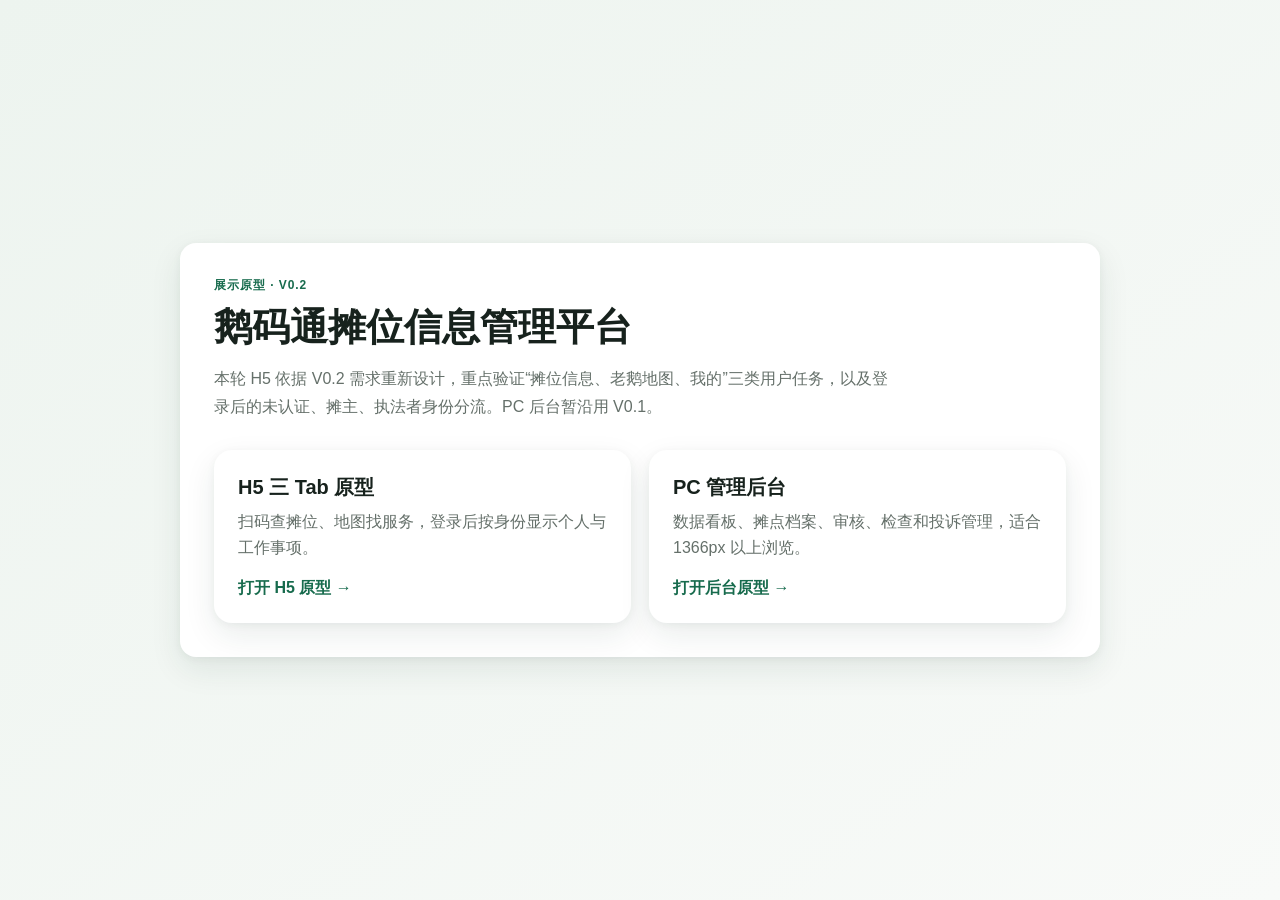
<file: index.html>
<!doctype html><html lang="zh-CN"><head><meta charset="utf-8"><meta name="viewport" content="width=device-width,initial-scale=1"><title>鹅码通展示原型</title><link rel="stylesheet" href="styles.css"><style>body{display:grid;place-items:center;padding:28px;background:linear-gradient(145deg,#edf4ef,#f8faf8)}.hub{width:min(920px,100%);padding:34px}.hub h1{font-size:38px;margin-top:8px}.hub>p{color:var(--muted);margin-top:12px;max-width:680px;line-height:1.8}.choices{display:grid;grid-template-columns:repeat(2,1fr);gap:18px;margin-top:28px}.choice{padding:24px;border-radius:18px;background:#fff;box-shadow:var(--shadow);color:inherit;text-decoration:none}.choice strong{font-size:20px}.choice p{color:var(--muted);margin:8px 0 18px;line-height:1.6}.choice span{color:var(--brand);font-weight:800}@media(max-width:700px){.choices{grid-template-columns:1fr}.hub{padding:20px}.hub h1{font-size:30px}}</style></head><body><main class="card hub"><div class="eyebrow">展示原型 · V0.2</div><h1>鹅码通摊位信息管理平台</h1><p>本轮 H5 依据 V0.2 需求重新设计，重点验证“摊位信息、老鹅地图、我的”三类用户任务，以及登录后的未认证、摊主、执法者身份分流。PC 后台暂沿用 V0.1。</p><div class="choices"><a class="choice" href="h5-prototype.html"><strong>H5 三 Tab 原型</strong><p>扫码查摊位、地图找服务，登录后按身份显示个人与工作事项。</p><span>打开 H5 原型 →</span></a><a class="choice" href="pc-admin-prototype.html"><strong>PC 管理后台</strong><p>数据看板、摊点档案、审核、检查和投诉管理，适合 1366px 以上浏览。</p><span>打开后台原型 →</span></a></div></main></body></html>
</file>
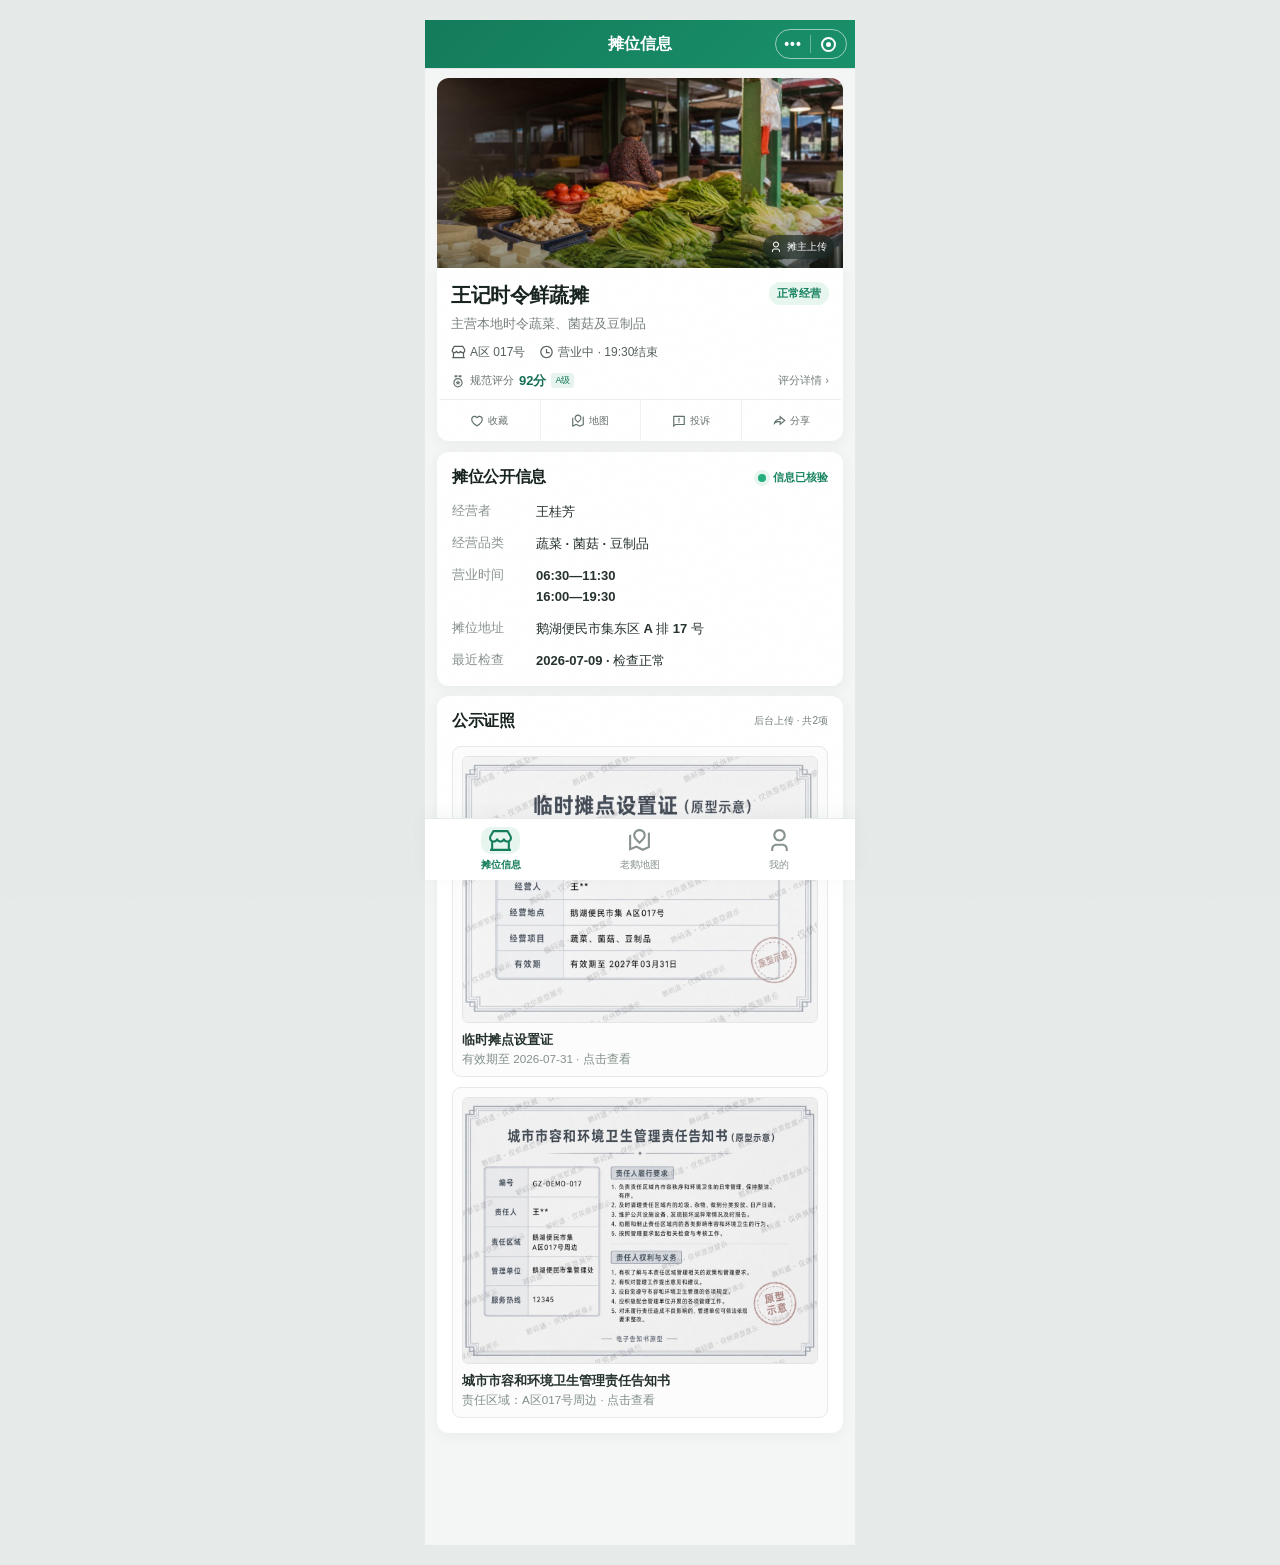
<file: h5-prototype.html>
<!doctype html>
<html lang="zh-CN">
<head>
  <meta charset="utf-8">
  <meta name="viewport" content="width=device-width,initial-scale=1,viewport-fit=cover">
  <meta name="description" content="鹅码通 H5 展示原型：扫码查摊位、地图找服务、分身份管理事项">
  <meta name="theme-color" content="#f5f2e9">
  <title>鹅码通 · H5 业务原型 V1.0</title>
  <style>
    :root{--ink:#20302a;--muted:#68736e;--paper:#f5f2e9;--card:#fffdf8;--line:#dfddd2;--green:#176b4d;--green2:#dcece3;--orange:#db692b;--orange2:#f8e4d7;--blue:#3478a0;--blue2:#e0edf3;--yellow:#b78722;--yellow2:#f5ebcf;--red:#b84a43;--shadow:0 16px 44px rgba(35,55,44,.10),0 2px 8px rgba(35,55,44,.05);--r:22px}
    *{box-sizing:border-box}html{background:#dfe4df;color:var(--ink);font-family:"PingFang SC","Hiragino Sans GB","Microsoft YaHei",sans-serif;-webkit-font-smoothing:antialiased}body{margin:0}button,input,textarea{font:inherit}button{cursor:pointer;color:inherit}.app{width:min(430px,100%);min-height:100dvh;margin:auto;background:var(--paper);position:relative;padding-bottom:88px;overflow:hidden;box-shadow:0 0 55px rgba(27,49,38,.18)}
    .app:before{content:"";position:fixed;inset:0;pointer-events:none;opacity:.22;background-image:url("data:image/svg+xml,%3Csvg xmlns='http://www.w3.org/2000/svg' width='120' height='120' viewBox='0 0 120 120'%3E%3Cfilter id='n'%3E%3CfeTurbulence type='fractalNoise' baseFrequency='.9' numOctaves='2' stitchTiles='stitch'/%3E%3C/filter%3E%3Crect width='100%25' height='100%25' filter='url(%23n)' opacity='.08'/%3E%3C/svg%3E")}.screen{display:none;animation:enter .28s ease both}.screen.active{display:block}@keyframes enter{from{opacity:0;transform:translateY(5px)}to{opacity:1;transform:none}}
    .icon{width:20px;height:20px;stroke:currentColor;fill:none;stroke-width:1.8;stroke-linecap:round;stroke-linejoin:round}.icon.lg{width:25px;height:25px}.topbar{height:58px;padding:10px 18px;display:flex;align-items:center;justify-content:space-between}.brand{display:flex;align-items:center;gap:9px;font-weight:800;letter-spacing:-.02em}.goose{width:34px;height:34px;border-radius:11px 11px 14px 8px;display:grid;place-items:center;background:var(--ink);color:#fff;font-family:Georgia,serif;font-size:20px}.top-action{height:36px;padding:0 12px;border:1px solid var(--line);border-radius:11px;background:rgba(255,253,248,.8);font-weight:650;font-size:12px;display:flex;align-items:center;gap:6px}
    .hero{margin:4px 14px 0;border-radius:28px 28px 28px 10px;min-height:270px;padding:22px;color:#fff;position:relative;overflow:hidden;background:#183b2e url("assets/stall-wangji-cover-v2.jpg") center/cover no-repeat}.hero:before{content:"";position:absolute;inset:0;background:linear-gradient(90deg,rgba(11,31,23,.9) 0%,rgba(11,31,23,.66) 48%,rgba(11,31,23,.12) 100%),linear-gradient(0deg,rgba(8,24,17,.68),transparent 58%)}.hero>*{position:relative;z-index:1}.photo-source{position:absolute;z-index:2;right:13px;top:13px;padding:6px 8px;border-radius:9px;background:rgba(12,29,22,.55);backdrop-filter:blur(8px);font-size:9px;color:rgba(255,255,255,.82);display:flex;align-items:center;gap:5px}.scan-label{font-size:12px;color:#d7e6df;display:flex;align-items:center;gap:6px}.hero h1{font-size:30px;line-height:1.16;margin:48px 0 10px;letter-spacing:-.06em;max-width:270px;text-shadow:0 2px 16px rgba(0,0,0,.28)}.hero p{font-size:13px;color:rgba(255,255,255,.78);margin:0;max-width:265px;line-height:1.65}.hero-foot{position:absolute;left:22px;right:22px;bottom:20px;display:flex;justify-content:space-between;align-items:center}.status{display:inline-flex;align-items:center;gap:7px;font-size:12px;font-weight:700}.status i{width:8px;height:8px;border-radius:50%;background:#78d49f;box-shadow:0 0 0 5px rgba(120,212,159,.13)}.stall-code{font-family:ui-monospace,SFMono-Regular,Menlo,monospace;font-size:11px;color:#d7e6df}
    .content{padding:15px 14px 25px}.action-row{display:grid;grid-template-columns:1fr 1fr;gap:10px;margin-bottom:14px}.action{border:0;border-radius:16px;background:var(--card);padding:14px;text-align:left;box-shadow:var(--shadow);display:flex;gap:11px;align-items:center}.action:active,.nav-btn:active,.chip:active,.list-item:active{transform:scale(.975)}.action .bubble{width:38px;height:38px;border-radius:13px;background:var(--green2);color:var(--green);display:grid;place-items:center}.action.secondary .bubble{background:var(--orange2);color:var(--orange)}.action strong{display:block;font-size:13px}.action small{display:block;color:var(--muted);font-size:10px;margin-top:3px}
    .section{background:var(--card);border-radius:var(--r);padding:18px;margin-top:12px;box-shadow:0 5px 22px rgba(40,55,45,.055)}.section-head{display:flex;justify-content:space-between;align-items:center;margin-bottom:15px}.section-head h2{font-size:16px;margin:0;letter-spacing:-.02em}.text-btn{border:0;background:none;color:var(--green);font-size:12px;font-weight:700;padding:5px}.rating-card{padding:0;overflow:hidden}.rating-top{padding:18px;display:grid;grid-template-columns:96px 1fr;gap:17px;align-items:center}.rating-score{border-right:1px solid var(--line)}.rating-score strong{display:block;font:800 42px/1 Georgia,serif;color:var(--ink);letter-spacing:-.06em}.rating-level{display:inline-flex;margin-top:7px;padding:4px 7px;border-radius:7px;background:var(--green2);color:var(--green);font-size:10px;font-weight:800}.rating-score small{display:block;color:var(--muted);font-size:10px;margin-top:6px}.rating-bars{display:grid;gap:7px}.rating-row{display:grid;grid-template-columns:55px 1fr 32px;gap:7px;align-items:center;font-size:10px;color:var(--muted)}.rating-row b{font-size:10px;color:var(--ink);text-align:right}.bar-track{height:5px;border-radius:5px;background:#ebe9df;overflow:hidden}.bar-fill{height:100%;border-radius:5px;background:var(--green)}.rating-rule{width:100%;border:0;border-top:1px solid #ece9df;background:#f5f3ec;min-height:41px;padding:0 17px;display:flex;align-items:center;justify-content:space-between;color:var(--muted);font-size:10px;text-align:left}.rating-rule strong{color:var(--green);font-size:11px}.info-list{margin:0;display:grid;gap:13px}.info-row{display:grid;grid-template-columns:74px 1fr;gap:12px;font-size:13px}.info-row dt{color:var(--muted)}.info-row dd{margin:0;font-weight:600;line-height:1.55}.license{padding:13px;background:#f2f4ed;border-radius:14px;display:flex;align-items:center;gap:12px;margin-top:10px}.license-mark{width:42px;height:48px;border-radius:8px;background:#fff;border:1px solid #d5dacd;display:grid;place-items:center;color:var(--green)}.license strong{font-size:13px}.license p{font-size:11px;color:var(--muted);margin:4px 0 0}.chev{margin-left:auto;color:#89918d}.owner-edit{display:none;width:100%;margin-top:12px;border:1px dashed #83aa98;background:var(--green2);color:var(--green);border-radius:13px;min-height:44px;font-weight:700}.owner-edit.show{display:block}
    .map-head{padding:8px 16px 12px}.map-head h1,.mine-head h1{font-size:27px;margin:12px 0 5px;letter-spacing:-.055em}.map-head p,.mine-head p{font-size:12px;color:var(--muted);margin:0}.search{margin-top:17px;height:48px;border-radius:16px;background:var(--card);box-shadow:var(--shadow);display:flex;align-items:center;gap:10px;padding:0 14px}.search input{border:0;outline:0;background:transparent;min-width:0;flex:1;font-size:13px;color:var(--ink)}.locate{border:0;background:none;color:var(--green);padding:6px}.chips{display:flex;gap:8px;overflow:auto;padding:4px 16px 12px;scrollbar-width:none}.chips::-webkit-scrollbar{display:none}.chip{white-space:nowrap;border:1px solid var(--line);background:rgba(255,253,248,.86);height:34px;border-radius:11px;padding:0 12px;font-size:12px;font-weight:650;display:flex;align-items:center;gap:6px}.chip.active{background:var(--ink);border-color:var(--ink);color:#fff}.mini-dot{width:8px;height:8px;border-radius:3px;background:currentColor}
    .map{margin:0 14px;height:385px;border-radius:25px 25px 25px 10px;position:relative;overflow:hidden;background-color:#e8e5d5;background-image:linear-gradient(28deg,transparent 46%,rgba(255,255,255,.9) 47%,rgba(255,255,255,.9) 51%,transparent 52%),linear-gradient(118deg,transparent 35%,rgba(255,255,255,.72) 36%,rgba(255,255,255,.72) 40%,transparent 41%),linear-gradient(0deg,rgba(37,108,78,.07) 1px,transparent 1px),linear-gradient(90deg,rgba(37,108,78,.07) 1px,transparent 1px);background-size:100% 100%,100% 100%,28px 28px,28px 28px;box-shadow:inset 0 0 0 1px rgba(52,74,59,.06)}.river{position:absolute;width:150%;height:40px;left:-20%;top:40%;background:#c8e2e7;transform:rotate(-12deg);border:5px solid rgba(255,255,255,.55)}.road-name{position:absolute;font-size:9px;color:#86918a;transform:rotate(-12deg)}.marker{position:absolute;width:42px;height:42px;border:3px solid #fff;border-radius:15px 15px 15px 4px;color:#fff;display:grid;place-items:center;box-shadow:0 7px 15px rgba(29,52,40,.2);transition:.2s}.marker:hover{transform:translateY(-3px)}.marker[data-type="stall"]{background:var(--green)}.marker[data-type="repair"]{background:var(--orange)}.marker[data-type="sewing"]{background:#8a5e9f}.marker[data-type="lock"]{background:var(--yellow)}.marker[data-type="toilet"]{background:var(--blue)}.marker[data-type="parking"]{background:#4d6490}.marker.hidden{opacity:0;pointer-events:none;transform:scale(.6)}.m1{left:18%;top:27%}.m2{left:62%;top:17%}.m3{left:68%;top:62%}.m4{left:36%;top:69%}.m5{left:78%;top:37%}.m6{left:11%;top:64%}.my-location{position:absolute;left:45%;top:47%;width:16px;height:16px;border:3px solid white;background:#2d86dd;border-radius:50%;box-shadow:0 0 0 8px rgba(45,134,221,.18)}.map-note{position:absolute;left:13px;right:13px;bottom:13px;padding:12px 13px;background:rgba(255,253,248,.92);backdrop-filter:blur(10px);border:1px solid rgba(255,255,255,.8);border-radius:15px;display:flex;align-items:center;gap:10px;font-size:11px}.map-note strong{font-size:12px;display:block}.map-note span{color:var(--muted)}.map-list{padding:13px 14px 25px}.nearby-title{display:flex;align-items:end;justify-content:space-between;margin:3px 2px 11px}.nearby-title h2{font-size:16px;margin:0}.nearby-title small{color:var(--muted)}
    .mine-head{padding:17px 18px 12px}.profile{margin:7px 14px 0;padding:18px;background:var(--ink);color:#fff;border-radius:26px 26px 26px 10px;display:flex;align-items:center;gap:14px}.avatar{width:55px;height:55px;border-radius:18px;background:#eabf79;color:#3c3020;display:grid;place-items:center;font-weight:900;font-size:19px}.profile h2{font-size:17px;margin:0 0 6px}.identity{font-size:11px;color:#c8d2cd;display:flex;align-items:center;gap:6px}.role-switch{margin-left:auto;border:1px solid rgba(255,255,255,.2);background:rgba(255,255,255,.08);color:#fff;border-radius:10px;padding:7px 9px;font-size:11px}.login-card{margin:28px 14px;padding:28px 22px;background:var(--card);border-radius:28px 28px 28px 10px;text-align:center;box-shadow:var(--shadow)}.login-illustration{width:82px;height:82px;margin:0 auto 18px;border-radius:27px;background:var(--green2);color:var(--green);display:grid;place-items:center}.login-card h1{font-size:24px;margin:0}.login-card p{font-size:12px;color:var(--muted);line-height:1.7;margin:10px auto 20px;max-width:270px}.primary{border:0;background:var(--green);color:#fff;border-radius:14px;min-height:46px;padding:0 20px;font-weight:750;box-shadow:0 9px 19px rgba(23,107,77,.2)}.primary.full{width:100%}.demo-note{font-size:10px;color:#8a928e;margin-top:12px}.menu-block{margin:12px 14px 0;background:var(--card);border-radius:21px;overflow:hidden;box-shadow:0 5px 20px rgba(35,55,44,.05)}.block-label{padding:14px 16px 4px;color:var(--muted);font-size:11px;font-weight:700}.list-item{width:100%;border:0;background:none;min-height:55px;padding:8px 16px;display:grid;grid-template-columns:36px 1fr auto;align-items:center;gap:10px;text-align:left;border-bottom:1px solid #eeeae0}.list-item:last-child{border-bottom:0}.list-icon{width:36px;height:36px;border-radius:12px;background:#edf2ed;display:grid;place-items:center;color:var(--green)}.list-item strong{display:block;font-size:13px}.list-item small{font-size:10px;color:var(--muted);margin-top:2px;display:block}.count{font-size:11px;color:var(--muted)}.work-grid{display:grid;grid-template-columns:1fr 1fr;gap:10px;padding:9px 14px 0}.work-card{min-height:115px;border:0;border-radius:18px;background:var(--card);box-shadow:0 5px 20px rgba(35,55,44,.06);padding:15px;text-align:left;position:relative}.work-card.accent{background:var(--green);color:#fff}.work-card .list-icon{margin-bottom:12px}.work-card.accent .list-icon{background:rgba(255,255,255,.15);color:#fff}.work-card strong{font-size:13px}.work-card small{font-size:10px;display:block;margin-top:5px;color:var(--muted)}.work-card.accent small{color:#cbe0d7}.work-card b{position:absolute;right:13px;top:12px;font-size:20px;font-variant-numeric:tabular-nums}
    .bottom-nav{position:fixed;z-index:20;bottom:0;left:50%;transform:translateX(-50%);width:min(430px,100%);height:76px;padding:7px 10px max(7px,env(safe-area-inset-bottom));background:rgba(255,253,248,.91);backdrop-filter:blur(18px);display:grid;grid-template-columns:repeat(3,1fr);border-top:1px solid rgba(69,81,73,.08)}.nav-btn{border:0;background:none;border-radius:14px;color:#858d89;font-size:10px;display:flex;flex-direction:column;align-items:center;justify-content:center;gap:4px;transition:.2s}.nav-btn.active{color:var(--green);font-weight:800}.nav-btn.active .nav-icon{background:var(--green2)}.nav-icon{width:39px;height:29px;border-radius:11px;display:grid;place-items:center;transition:.2s}
    .sheet-wrap{position:fixed;z-index:40;inset:0;background:rgba(22,35,28,.42);display:none;align-items:flex-end;justify-content:center;backdrop-filter:blur(3px)}.sheet-wrap.open{display:flex}.sheet{width:min(430px,100%);max-height:88dvh;overflow:auto;background:var(--card);border-radius:28px 28px 0 0;padding:9px 18px calc(24px + env(safe-area-inset-bottom));animation:sheet .26s ease both}.handle{width:40px;height:4px;background:#d7d5cc;border-radius:4px;margin:0 auto 18px}@keyframes sheet{from{transform:translateY(20%);opacity:0}to{transform:none;opacity:1}}.sheet h2{font-size:21px;margin:0 0 5px}.sheet>p{font-size:12px;color:var(--muted);margin:0 0 18px;line-height:1.6}.roles{display:grid;gap:9px}.role-option{border:1px solid var(--line);background:#fff;border-radius:15px;padding:13px;display:flex;align-items:center;gap:11px;text-align:left}.role-option.active{border-color:var(--green);background:var(--green2)}.role-option b{font-size:13px}.role-option span{display:block;font-size:10px;color:var(--muted);margin-top:3px}.field{display:grid;gap:6px;margin-top:13px}.field label{font-size:12px;font-weight:700}.field input,.field textarea{border:1px solid var(--line);background:#fff;border-radius:12px;padding:11px 12px;outline:none;width:100%}.field textarea{min-height:76px;resize:none}.save-row{display:flex;gap:9px;margin-top:20px}.ghost{border:1px solid var(--line);background:#fff;border-radius:14px;min-height:46px;padding:0 18px;font-weight:700}.save-row .primary{flex:1}.toast{position:fixed;z-index:80;left:50%;bottom:92px;transform:translate(-50%,15px);opacity:0;pointer-events:none;background:#20302a;color:#fff;padding:11px 15px;border-radius:12px;font-size:12px;box-shadow:var(--shadow);transition:.22s;white-space:nowrap}.toast.show{opacity:1;transform:translate(-50%,0)}.hide{display:none!important}
    /* V0.3 国内微信 H5 + 政务民生服务布局 */
    :root{--paper:#f5f5f5;--card:#fff;--ink:#222;--muted:#777;--line:#ededed;--green:#087b56;--green2:#e8f5ef;--shadow:0 1px 3px rgba(0,0,0,.035);--r:10px}
    html{background:#e9e9e9}body{font-size:14px}.app{background:var(--paper);box-shadow:none}.screen{animation:none}.topbar{height:48px;padding:0 12px;background:#fff;border-bottom:1px solid var(--line);position:sticky;top:0;z-index:15}.brand{font-size:16px}.goose{width:28px;height:28px;border-radius:6px;background:var(--green);font-size:16px}.top-action{min-height:36px;border:0;background:#f4f4f4;border-radius:18px;font-size:12px}.hero{margin:12px 12px 0;min-height:0;height:196px;padding:0;border-radius:8px;background-position:center;box-shadow:none}.hero:before{background:linear-gradient(0deg,rgba(0,0,0,.18),transparent 35%)}.hero .scan-label,.hero h1,.hero p,.hero-foot{display:none}.photo-source{top:auto;right:8px;bottom:8px;border-radius:4px;background:rgba(0,0,0,.52);font-size:10px}.stall-summary{margin:0 12px;padding:14px 0 12px;background:#fff;border-bottom:1px solid var(--line)}.stall-title-row{display:flex;align-items:flex-start;gap:10px}.stall-title-row h1{font-size:20px;line-height:1.35;margin:0;flex:1}.gov-status{height:24px;padding:0 8px;border-radius:4px;background:var(--green2);color:var(--green);display:inline-flex;align-items:center;font-size:11px;font-weight:600}.stall-summary p{margin:7px 0 0;color:var(--muted);font-size:13px;line-height:1.55}.stall-meta{display:flex;gap:14px;margin-top:9px;font-size:12px;color:#555}.stall-meta span{display:flex;align-items:center;gap:4px}.content{padding:0 12px 24px}.action-row{grid-template-columns:repeat(4,1fr);gap:0;margin:0 -12px 10px;padding:14px 8px;background:#fff}.action{min-width:0;border-radius:0;background:#fff;padding:0 2px;box-shadow:none;display:flex;flex-direction:column;justify-content:center;gap:7px;text-align:center}.action .bubble,.action.secondary .bubble{width:40px;height:40px;margin:auto;border-radius:10px;background:var(--green2);color:var(--green)}.action:nth-child(3) .bubble{background:#fff2e8;color:#d66b21}.action:nth-child(4) .bubble{background:#edf2fb;color:#466ca0}.action strong{font-size:12px;font-weight:500}.action small{display:none}.section{border-radius:8px;padding:14px;margin-top:10px;box-shadow:none;border:1px solid #f0f0f0}.section-head{margin-bottom:13px}.section-head h2{font-size:15px}.rating-card{padding:0}.rating-top{padding:14px;grid-template-columns:82px 1fr;gap:14px}.rating-score strong{font-size:36px}.rating-level{border-radius:3px}.rating-rule{min-height:42px;background:#fafafa;padding:0 14px}.info-row{grid-template-columns:76px 1fr;font-size:13px}.license{border-radius:6px;background:#fafafa}.license-mark{border-radius:5px}.owner-edit{border-radius:6px}.map-head{padding:0;background:#fff}.map-head .brand{height:48px;padding:0 14px;border-bottom:1px solid var(--line)}.map-head h1{font-size:20px;margin:0;padding:14px 14px 3px;letter-spacing:0}.map-head p{padding:0 14px 11px;font-size:12px}.search{margin:0 12px 10px;height:42px;border-radius:6px;background:#f5f5f5;box-shadow:none}.search input{font-size:14px}.chips{padding:2px 12px 10px;background:#fff}.chip{height:32px;border-radius:4px;background:#fff}.chip.active{background:var(--green);border-color:var(--green)}.map{height:410px;margin:0;border-radius:0;box-shadow:none}.marker{width:38px;height:38px;border-radius:50% 50% 50% 5px;border-width:2px}.map-note{left:12px;right:12px;bottom:12px;border-radius:7px;background:#fff}.map-list{padding:10px 12px 24px}.nearby-title{margin:2px 0 9px}.map-list .list-item{background:#fff;border-radius:8px;padding:10px 12px}.mine-head{padding:0;background:#fff}.mine-head .brand{height:48px;padding:0 14px;border-bottom:1px solid var(--line)}.mine-head h1{font-size:20px;margin:0;padding:14px 14px 3px;letter-spacing:0}.mine-head p{padding:0 14px 12px}.profile{margin:10px 12px 0;padding:16px;border-radius:8px;background:linear-gradient(135deg,#087b56,#0a6b4c)}.avatar{width:48px;height:48px;border-radius:8px}.role-switch{border-radius:4px}.login-card{margin:10px 12px;padding:30px 20px;border-radius:8px;box-shadow:none}.login-illustration{width:68px;height:68px;border-radius:12px}.login-card h1{font-size:20px}.primary{border-radius:6px;box-shadow:none}.work-grid{grid-template-columns:repeat(4,1fr);gap:0;margin:10px 12px 0;padding:12px 4px;background:#fff;border-radius:8px}.work-card,.work-card.accent{min-height:84px;border-radius:0;background:#fff;color:var(--ink);box-shadow:none;padding:6px 2px;text-align:center}.work-card .list-icon,.work-card.accent .list-icon{width:40px;height:40px;margin:0 auto 7px;background:var(--green2);color:var(--green)}.work-card strong{display:block;font-size:11px;font-weight:500}.work-card small{display:none}.work-card b{right:8px;top:1px;min-width:17px;height:17px;padding:0 4px;border-radius:9px;background:#ee4d4d;color:#fff;font-size:10px;line-height:17px}.menu-block{margin:10px 12px 0;border-radius:8px;box-shadow:none}.block-label{padding:13px 14px 5px}.list-item{min-height:54px;padding:7px 14px}.list-icon{border-radius:7px}.bottom-nav{height:58px;background:#fff;backdrop-filter:none;border-top:1px solid #e7e7e7;padding:3px 6px max(3px,env(safe-area-inset-bottom))}.nav-btn{border-radius:0;font-size:10px}.nav-btn.active .nav-icon{background:transparent}.nav-icon{height:25px}.sheet{border-radius:14px 14px 0 0}.role-option{border-radius:6px}.field input,.field textarea{border-radius:6px}.toast{bottom:70px;border-radius:5px}.bottom-nav button,.action,.chip,.list-item,.work-card{min-height:44px}.bottom-nav button:focus-visible,button:focus-visible,input:focus-visible,textarea:focus-visible{outline:2px solid var(--green);outline-offset:2px}
    /* V0.3 功能确认阶段：黑白灰中保真原型 */
    :root{--paper:#f3f4f5;--card:#fff;--ink:#333;--muted:#888;--line:#e0e1e2;--green:#666;--green2:#eceeef;--orange:#777;--orange2:#eceeef;--blue:#777;--blue2:#eceeef;--yellow:#777;--yellow2:#eceeef;--red:#666;--shadow:none}
    html{background:#ddd}.app{border:1px solid #d6d6d6}.goose{background:#666}.topbar,.map-head .brand,.mine-head .brand{background:#777;color:#fff;border-color:#777}.top-action{background:#8c8c8c;color:#fff}.hero{background:#c9cccf;background-image:none}.hero:before{display:none}.hero:after{content:"摊位照片（用户上传）";position:absolute;inset:0;display:grid;place-items:center;color:#777;font-size:14px;border:1px dashed #aaa;background:linear-gradient(135deg,#d5d7d9,#c4c7ca)}.hero .photo-source{display:none}.stall-summary{border:1px solid var(--line);border-top:0;padding-left:12px;padding-right:12px}.gov-status,.rating-level{background:#e5e5e5;color:#555}.action .bubble,.action.secondary .bubble,.action:nth-child(3) .bubble,.action:nth-child(4) .bubble,.work-card .list-icon,.work-card.accent .list-icon{background:#e5e7e9;color:#555}.section,.login-card,.menu-block,.work-grid{border:1px solid #ddd}.bar-fill{background:#777}.rating-rule{background:#f1f2f3}.primary{background:#777}.profile{background:#777}.chip.active{background:#707070;border-color:#707070}.map{background-color:#e4e5e6;background-image:linear-gradient(28deg,transparent 46%,#f7f7f7 47%,#f7f7f7 51%,transparent 52%),linear-gradient(118deg,transparent 35%,#f8f8f8 36%,#f8f8f8 40%,transparent 41%),linear-gradient(0deg,#d3d4d5 1px,transparent 1px),linear-gradient(90deg,#d3d4d5 1px,transparent 1px)}.river{background:#cfd1d3;border-color:#ececec}.marker[data-type]{background:#6f7376}.my-location{background:#555;box-shadow:0 0 0 8px rgba(80,80,80,.15)}.map-note{border:1px solid #d6d6d6}.bottom-nav{color:#777}.nav-btn.active{color:#333}.nav-btn.active .nav-icon{background:#e4e4e4}.list-icon{background:#eceeef;color:#555}.work-card b{background:#666}.sheet{background:#f7f7f7}.role-option.active{border-color:#777;background:#e7e7e7}.toast{background:#555}.owner-edit{background:#eee;color:#555;border-color:#aaa}.rating-score strong{color:#333}.photo-source,.status i{filter:grayscale(1)}
    .wechat-nav{height:48px;display:grid;grid-template-columns:76px 1fr 76px;align-items:center;padding:0 8px;position:sticky;top:0;z-index:15;background:#777;color:#fff}.wechat-nav>strong{text-align:center;font-size:16px;font-weight:600}.nav-placeholder{width:40px}.wechat-capsule{justify-self:end;width:72px;height:30px;border:1px solid rgba(255,255,255,.55);border-radius:16px;display:grid;grid-template-columns:1fr 1fr;align-items:center;text-align:center;font-weight:700;letter-spacing:1px}.wechat-capsule span{border-right:1px solid rgba(255,255,255,.35);line-height:18px}.wechat-capsule i{width:15px;height:15px;border:2px solid #fff;border-radius:50%;margin:auto;position:relative}.wechat-capsule i:after{content:"";position:absolute;width:5px;height:5px;background:#fff;border-radius:50%;left:3px;top:3px}.page-intro{padding:12px 14px 10px;background:#fff;border-bottom:1px solid var(--line)}.page-intro h1{font-size:18px;margin:0;letter-spacing:0}.page-intro p{font-size:12px;color:var(--muted);margin:5px 0 0}.map-head,.mine-head{padding:0}.map-head .wechat-nav,.mine-head .wechat-nav{background:#777;color:#fff;border:0}.map-head .page-intro+.search{margin-top:10px}.map-tools{position:absolute;right:12px;top:92px;display:grid;gap:8px;z-index:4}.map-tool{width:40px;height:40px;border:1px solid #ccc;border-radius:4px;background:#fff;display:grid;place-items:center;color:#555}.map-list{background:#f3f4f5}.nearby-title h2{font-size:15px}.identity-card{margin:10px 12px 0;padding:16px;background:#777;color:#fff;border-radius:8px;display:flex;align-items:center;gap:12px}.identity-card .avatar{flex:0 0 auto}.identity-card h2{font-size:16px;margin:0 0 5px}.identity-card p{font-size:11px;color:#eee;margin:0}.identity-card .primary,.identity-card .role-switch{margin-left:auto;min-height:36px;background:#fff;color:#555;border:0}.service-heading{padding:13px 14px 7px;color:#555;font-size:13px;font-weight:600}.service-heading.hide{display:none}.work-grid{margin-top:0}.menu-block{margin-top:0}.guest-services{margin-top:10px}.license-gallery{display:grid;gap:10px}.license-upload{width:100%;border:1px solid #d5d5d5;border-radius:6px;background:#fafafa;padding:8px;text-align:left}.license-upload img{display:block;width:100%;aspect-ratio:4/3;object-fit:cover;filter:grayscale(1);border:1px solid #ddd;background:#eee}.license-upload strong{display:block;font-size:13px;margin-top:8px}.license-upload small{display:block;color:var(--muted);margin-top:3px}.license-viewer{width:100%;display:block;border:1px solid #ddd;filter:grayscale(1);background:#eee}.upload-source{font-size:10px;color:var(--muted);font-weight:400}.icon{fill:currentColor;stroke:none}.rating-card.compact{padding:0}.score-compact{width:100%;min-height:72px;border:0;background:#fff;padding:11px 13px;display:grid;grid-template-columns:auto 1fr auto;gap:12px;align-items:center;text-align:left}.score-number{font-size:28px;font-weight:800;line-height:1;color:#333;font-variant-numeric:tabular-nums}.score-number small{font-size:11px;margin-left:2px}.score-grade{display:block;width:max-content;margin-top:5px;padding:2px 5px;border-radius:3px;background:#e5e5e5;color:#555;font-size:9px}.score-summary strong{display:block;font-size:13px}.score-summary span{display:block;font-size:10px;color:var(--muted);margin-top:4px}.score-more{color:#555;font-size:11px;white-space:nowrap}.stall-summary{padding-bottom:0}.summary-score{width:100%;height:30px;margin-top:5px;padding:0;border:0;background:transparent;display:flex;align-items:center;justify-content:space-between;color:#666;font-size:11px}.summary-score>span{display:flex;align-items:center;gap:5px}.summary-score .icon{width:14px;height:14px}.summary-score b{font-size:13px;color:#333;font-variant-numeric:tabular-nums}.summary-score i{font-style:normal;padding:1px 4px;border-radius:3px;background:#e8e8e8;font-size:9px;color:#555}.summary-score em{font-style:normal;color:#777}.summary-actions{height:40px;margin:5px -12px 0;border-top:1px solid var(--line);display:grid;grid-template-columns:repeat(4,1fr)}.summary-action{min-width:0;border:0;background:transparent;display:flex;align-items:center;justify-content:center;gap:4px;color:#777;font-size:10px}.summary-action+.summary-action{border-left:1px solid #eee}.summary-action .icon{width:14px;height:14px}.summary-action:active{background:#f3f3f3;color:#333}
    /* V0.4 首页视觉定稿：微信 H5 × 政务民生服务 */
    :root{--paper:#f4f6f5;--card:#fff;--ink:#17231f;--muted:#75807b;--line:#e8ecea;--green:#16835f;--green2:#e8f5f0;--shadow:0 3px 14px rgba(25,67,51,.055);--r:12px}
    html{background:#e6eae8}.app{border:0;background:var(--paper)}.wechat-nav{background:linear-gradient(135deg,#147b5b,#19906a);box-shadow:0 1px 0 rgba(0,0,0,.06)}.hero{height:190px;margin:10px 12px 0;border-radius:12px 12px 0 0;background:#d6ddd9 url("assets/stall-wangji-cover-v2.jpg") center 58%/cover no-repeat}.hero:before{display:block;background:linear-gradient(0deg,rgba(13,36,28,.36),transparent 42%)}.hero:after{display:none}.hero .photo-source{display:flex;filter:none;right:9px;bottom:9px;padding:5px 7px;border-radius:12px;background:rgba(18,35,29,.56);color:#fff}.stall-summary{margin:0 12px;padding:14px 14px 0;border:0;border-radius:0 0 12px 12px;box-shadow:var(--shadow)}.stall-title-row h1{font-size:20px;color:var(--ink);font-weight:700;letter-spacing:-.02em}.gov-status{height:23px;padding:0 8px;border-radius:12px;background:#e7f6ef;color:#13815d}.stall-summary p{margin-top:5px;color:#78827d}.stall-meta{margin-top:8px;color:#56615c}.summary-score{height:29px;margin-top:4px;color:#6b7671}.summary-score b{color:#176f54}.summary-score i{background:#e7f4ef;color:#147858}.summary-score em{color:#74807a}.summary-actions{height:42px;margin-top:4px;border-color:#edf0ee}.summary-action{color:#68736e}.summary-action .icon{color:#5e7068}.summary-action+.summary-action{border-color:#f0f2f1}.content{padding-top:1px}.section{margin-top:10px;border:0;border-radius:12px;box-shadow:var(--shadow);padding:15px}.section-head{margin-bottom:14px}.section-head h2{font-size:16px;color:var(--ink)}.status{font-size:11px}.status i{filter:none;background:#24ae7d;box-shadow:0 0 0 4px #e7f6ef}.info-list{gap:12px}.info-row{grid-template-columns:72px 1fr}.info-row dt{color:#8a948f}.info-row dd{color:#26322d;font-weight:550}.license-upload{padding:9px;border-color:#e5eae7;border-radius:9px;background:#fbfcfb}.license-upload img{filter:none;border-color:#e2e7e4;border-radius:6px}.license-upload strong{font-size:13px;color:#26322d}.license-upload small{color:#84908a}.bottom-nav{height:62px;border-color:#e6ebe8;box-shadow:0 -5px 16px rgba(31,64,51,.045)}.nav-btn{color:#89938e}.nav-btn.active{color:#147d5b}.nav-btn.active .nav-icon{background:#e7f5ef;border-radius:10px}.nav-icon{height:27px}.sheet{background:#fff}.primary{background:#16835f}.role-option.active{border-color:#16835f;background:#e8f5f0}.license-viewer{filter:none}.toast{background:#203a31}
    /* V0.4 其余页面视觉同步 */
    .map-head,.mine-head{background:#fff}.map-head .wechat-nav,.mine-head .wechat-nav{background:linear-gradient(135deg,#147b5b,#19906a)}.page-intro{padding:13px 14px 11px;border-color:#eef1ef}.page-intro h1{font-size:19px;color:var(--ink)}.page-intro p{color:#7d8882}.search{height:42px;margin:0 12px 10px;border:1px solid #e8ecea;border-radius:10px;background:#f7f9f8;color:#71807a}.locate{color:#16835f}.chips{gap:7px;padding:2px 12px 11px}.chip{height:32px;border-radius:9px;border-color:#e3e9e6;color:#65726c;font-weight:500}.chip.active{background:#16835f;border-color:#16835f;color:#fff}.map{height:410px;background-color:#e9eee9;background-image:linear-gradient(28deg,transparent 46%,rgba(255,255,255,.95) 47%,rgba(255,255,255,.95) 51%,transparent 52%),linear-gradient(118deg,transparent 35%,rgba(255,255,255,.78) 36%,rgba(255,255,255,.78) 40%,transparent 41%),linear-gradient(0deg,rgba(41,112,82,.07) 1px,transparent 1px),linear-gradient(90deg,rgba(41,112,82,.07) 1px,transparent 1px)}.river{background:#cfe7eb;border-color:rgba(255,255,255,.72)}.marker[data-type="stall"]{background:#16835f}.marker[data-type="repair"]{background:#dd7535}.marker[data-type="sewing"]{background:#8a5e9f}.marker[data-type="lock"]{background:#b78624}.marker[data-type="toilet"]{background:#347ba4}.marker[data-type="parking"]{background:#536b96}.my-location{background:#2d86dd;box-shadow:0 0 0 8px rgba(45,134,221,.18)}.map-tool{border-color:#e1e7e4;border-radius:10px;color:#537066;box-shadow:0 3px 10px rgba(38,72,57,.08)}.map-note{border:1px solid #e2e8e5;border-radius:11px;box-shadow:0 4px 14px rgba(30,66,50,.08)}.map-note .goose{background:#16835f}.map-list{background:var(--paper);padding-top:12px}.map-list .list-item{border:0;border-radius:12px;box-shadow:var(--shadow)}.nearby-title h2{color:var(--ink)}
    .identity-card{margin-top:12px;padding:17px;background:linear-gradient(135deg,#147b5b,#1a906b);border-radius:12px;box-shadow:0 6px 18px rgba(20,108,80,.15)}.identity-card .avatar{width:48px;height:48px;border-radius:50%;background:#fff3d9;color:#795a22}.identity-card h2{font-size:17px}.identity-card p{color:#d9eee6}.identity-card .primary,.identity-card .role-switch{border-radius:17px;color:#147b5b;font-weight:650}.service-heading{padding:15px 14px 8px;color:#53615b;font-size:13px}.menu-block,.guest-services{border:0;border-radius:12px;box-shadow:var(--shadow);background:#fff}.list-item{min-height:58px;border-color:#edf0ee}.list-icon{border-radius:10px;background:#e9f5f0;color:#16835f}.list-item strong{color:#26322d;font-size:13px}.list-item small{color:#88928d}.count{color:#8c9691}.work-grid{gap:8px;margin:0 12px;padding:12px 8px;background:#fff;border:0;border-radius:12px;box-shadow:var(--shadow)}.work-card,.work-card.accent{min-height:86px;padding:7px 2px;border:0;background:#fff;color:var(--ink)}.work-card .list-icon,.work-card.accent .list-icon{background:#e8f5f0;color:#16835f;border-radius:11px}.work-card.accent .list-icon{background:#16835f;color:#fff}.work-card strong{color:#36433d}.work-card b{background:#e45757;color:#fff}.primary{box-shadow:0 6px 15px rgba(22,131,95,.18)}
    /* V0.5 高德式密集点位与身份图标校正 */
    .role-option>.list-icon{display:grid;place-items:center;flex:0 0 36px;padding:0}.role-option>.list-icon .icon{display:block;margin:auto;width:20px;height:20px}.map{height:430px}.marker{width:28px;height:28px;border-width:2px;border-radius:50% 50% 50% 5px;box-shadow:0 3px 8px rgba(29,52,40,.18)}.marker .icon{width:14px;height:14px}.m1{left:17%;top:29%}.m2{left:65%;top:19%}.m3{left:72%;top:66%}.m4{left:39%;top:72%}.m5{left:80%;top:39%}.m6{left:12%;top:66%}.map-point{position:absolute;width:16px;height:16px;padding:0;border:2px solid #fff;border-radius:50%;box-shadow:0 2px 6px rgba(22,47,37,.2)}.map-point[data-type="stall"]{background:#16835f}.map-point[data-type="repair"]{background:#dd7535}.map-point[data-type="sewing"]{background:#8a5e9f}.map-point[data-type="lock"]{background:#b78624}.map-point[data-type="toilet"]{background:#347ba4}.map-point[data-type="parking"]{background:#536b96}.map-point.hidden{opacity:0;pointer-events:none;transform:scale(.6)}.p1{left:29%;top:20%}.p2{left:45%;top:27%}.p3{left:55%;top:13%}.p4{left:82%;top:25%}.p5{left:24%;top:47%}.p6{left:58%;top:48%}.p7{left:67%;top:53%}.p8{left:88%;top:57%}.p9{left:20%;top:79%}.p10{left:51%;top:83%}.p11{left:77%;top:78%}.p12{left:35%;top:58%}.map-cluster{position:absolute;width:34px;height:34px;padding:0;border:3px solid rgba(255,255,255,.9);border-radius:50%;background:#16835f;color:#fff;font-size:11px;font-weight:700;box-shadow:0 0 0 5px rgba(22,131,95,.15),0 3px 8px rgba(22,57,43,.2)}.c1{left:45%;top:37%}.c2{left:72%;top:28%;background:#347ba4;box-shadow:0 0 0 5px rgba(52,123,164,.14),0 3px 8px rgba(22,57,43,.2)}.c3{left:27%;top:62%;background:#8a5e9f;box-shadow:0 0 0 5px rgba(138,94,159,.13),0 3px 8px rgba(22,57,43,.2)}.map-note{padding:10px 12px}.map-note .goose{width:32px!important;height:32px!important}.map-tools{top:104px}.map-tool{width:36px;height:36px}.map-tool .icon{width:18px;height:18px}
    /* V0.6 全屏地图与底部检索面板 */
    #map-screen.active{height:calc(100dvh - 62px);display:flex;flex-direction:column;overflow:hidden;background:#e9eee9}.map-head{flex:0 0 48px;position:relative;z-index:12}.map-stage{position:relative;flex:1;min-height:0;overflow:hidden}.map-stage>.map{position:absolute;inset:0;width:100%;height:auto;margin:0;border-radius:0}.map-search-float{position:absolute;z-index:8;top:12px;left:12px;right:58px;height:44px;margin:0;padding:0 13px;border:1px solid rgba(220,228,224,.95);border-radius:12px;background:rgba(255,255,255,.96);box-shadow:0 5px 18px rgba(31,65,52,.13);display:flex;align-items:center;gap:9px}.map-search-float input{min-width:0;flex:1;border:0;outline:0;background:transparent;color:var(--ink);font-size:14px}.map-search-float .locate{padding:5px}.map-tools{top:68px;right:12px}.map-bottom-panel{position:absolute;z-index:10;left:0;right:0;bottom:0;padding:7px 0 10px;background:rgba(255,255,255,.97);border-radius:16px 16px 0 0;box-shadow:0 -6px 22px rgba(31,65,52,.13);backdrop-filter:blur(12px)}.map-panel-handle{width:34px;height:4px;margin:0 auto 8px;border-radius:4px;background:#d7dcd9}.map-bottom-panel .chips{padding:0 12px 10px;background:transparent}.map-result-head{padding:0 14px 8px;display:flex;align-items:end;justify-content:space-between}.map-result-head strong{font-size:15px;color:var(--ink)}.map-result-head small{font-size:10px;color:var(--muted)}.map-bottom-panel .map-list{padding:0 12px;background:transparent}.map-bottom-panel .list-item{min-height:56px;padding:7px 10px;border:1px solid #edf0ee;box-shadow:none}.map-bottom-panel .list-icon{width:34px;height:34px}.map-bottom-panel .nearby-title,.map-note{display:none}.my-location{top:43%}
    @media(min-width:431px){body{padding:20px 0}.app{min-height:calc(100dvh - 40px);border-radius:0}.bottom-nav{bottom:20px;border-radius:0}.sheet{border-radius:10px 10px 0 0;margin-bottom:20px}}
    @media(prefers-reduced-motion:reduce){*,*:before,*:after{animation:none!important;transition:none!important}}
  </style>
</head>
<body>
<svg width="0" height="0" style="position:absolute"><defs>
  <symbol id="i-stall" viewBox="0 0 24 24"><path d="M4 10v10h16V10M3 4h18l-2 6c-1.3 1.3-2.7 1.3-4 0-1.3 1.3-2.7 1.3-4 0-1.3 1.3-2.7 1.3-4 0-1.3 1.3-2.7 1.3-4 0zM9 20v-5h6v5"/></symbol>
  <symbol id="i-map" viewBox="0 0 24 24"><path d="m3 6 6-3 6 3 6-3v15l-6 3-6-3-6 3zM9 3v15m6-12v15"/></symbol>
  <symbol id="i-user" viewBox="0 0 24 24"><circle cx="12" cy="8" r="4"/><path d="M4 21a8 8 0 0 1 16 0"/></symbol>
  <symbol id="i-scan" viewBox="0 0 24 24"><path d="M4 8V4h4m8 0h4v4m0 8v4h-4m-8 0H4v-4M8 12h8"/></symbol>
  <symbol id="i-heart" viewBox="0 0 24 24"><path d="M20.8 4.6a5.5 5.5 0 0 0-7.8 0L12 5.7l-1.1-1.1a5.5 5.5 0 0 0-7.8 7.8L12 21l8.8-8.6a5.5 5.5 0 0 0 0-7.8z"/></symbol>
  <symbol id="i-search" viewBox="0 0 24 24"><circle cx="11" cy="11" r="7"/><path d="m20 20-4-4"/></symbol>
  <symbol id="i-pin" viewBox="0 0 24 24"><path d="M20 10c0 5-8 11-8 11S4 15 4 10a8 8 0 1 1 16 0z"/><circle cx="12" cy="10" r="2"/></symbol>
  <symbol id="i-tool" viewBox="0 0 24 24"><path d="M14 6a4 4 0 0 0-5-5L3 7l4 4 6-6a4 4 0 0 0 1 1zM9 9l12 12"/></symbol>
  <symbol id="i-needle" viewBox="0 0 24 24"><path d="M19 3 5 17m10-10 2 2M3 21l2-4 2 2z"/></symbol>
  <symbol id="i-key" viewBox="0 0 24 24"><circle cx="8" cy="15" r="4"/><path d="m11 12 9-9m-3 3 3 3m-6 0 2 2"/></symbol>
  <symbol id="i-parking" viewBox="0 0 24 24"><path d="M6 21V3h7a5 5 0 0 1 0 10H6m0 0h7"/></symbol>
  <symbol id="i-toilet" viewBox="0 0 24 24"><circle cx="8" cy="4" r="2"/><circle cx="17" cy="4" r="2"/><path d="M8 8v13m-4-7h8m5-6-3 7h3v6m0-6h3l-3-7"/></symbol>
  <symbol id="i-edit" viewBox="0 0 24 24"><path d="M12 20h9M16.5 3.5a2.1 2.1 0 0 1 3 3L8 18l-4 1 1-4z"/></symbol>
  <symbol id="i-check" viewBox="0 0 24 24"><path d="m5 12 4 4L19 6"/></symbol>
  <symbol id="i-file" viewBox="0 0 24 24"><path d="M6 2h9l4 4v16H6zM14 2v5h5M9 12h6m-6 4h6"/></symbol>
  <symbol id="i-msg" viewBox="0 0 24 24"><path d="M21 15a4 4 0 0 1-4 4H8l-5 3 1.5-5A8 8 0 1 1 21 15z"/></symbol>
  <symbol id="i-chart" viewBox="0 0 24 24"><path d="M4 20V10m6 10V4m6 16v-7m5 7H2"/></symbol>
  <symbol id="i-clock" viewBox="0 0 24 24"><circle cx="12" cy="12" r="9"/><path d="M12 7v5l3 2"/></symbol>
</defs></svg>

<main class="app" id="app">
  <section class="screen active" id="stall-screen" aria-label="摊位信息">
    <header class="wechat-nav"><span class="nav-placeholder"></span><strong>摊位信息</strong><span class="wechat-capsule" aria-label="微信页面操作"><span>•••</span><i></i></span></header>
    <article class="hero" role="img" aria-label="王记时令鲜蔬摊现场照片"><span class="photo-source"><svg class="icon" style="width:12px;height:12px"><use href="assets/remixicon.used.symbol.svg#ri-user-3-line"/></svg>摊主上传</span></article>
    <section class="stall-summary"><div class="stall-title-row"><h1>王记时令鲜蔬摊</h1><span class="gov-status">正常经营</span></div><p>主营本地时令蔬菜、菌菇及豆制品</p><div class="stall-meta"><span><svg class="icon" style="width:15px"><use href="assets/remixicon.used.symbol.svg#ri-store-2-line"/></svg>A区 017号</span><span><svg class="icon" style="width:15px"><use href="assets/remixicon.used.symbol.svg#ri-time-line"/></svg>营业中 · 19:30结束</span></div><button class="summary-score" id="rating-rule"><span><svg class="icon"><use href="assets/remixicon.used.symbol.svg#ri-medal-line"/></svg>规范评分 <b>92分</b><i>A级</i></span><em>评分详情 ›</em></button><div class="summary-actions"><button class="summary-action" id="favorite"><svg class="icon"><use href="assets/remixicon.used.symbol.svg#ri-heart-3-line"/></svg><span>收藏</span></button><button class="summary-action" data-tab="map-screen"><svg class="icon"><use href="assets/remixicon.used.symbol.svg#ri-road-map-line"/></svg><span>地图</span></button><button class="summary-action" data-toast="投诉入口演示：登录后提交"><svg class="icon"><use href="assets/remixicon.used.symbol.svg#ri-feedback-line"/></svg><span>投诉</span></button><button class="summary-action" data-toast="已生成摊位分享卡片"><svg class="icon"><use href="assets/remixicon.used.symbol.svg#ri-share-forward-line"/></svg><span>分享</span></button></div></section>
    <div class="content">
      <section class="section"><div class="section-head"><h2>摊位公开信息</h2><span class="status" style="color:var(--green)"><i></i>信息已核验</span></div><dl class="info-list"><div class="info-row"><dt>经营者</dt><dd>王桂芳</dd></div><div class="info-row"><dt>经营品类</dt><dd>蔬菜 · 菌菇 · 豆制品</dd></div><div class="info-row"><dt>营业时间</dt><dd>06:30—11:30<br>16:00—19:30</dd></div><div class="info-row"><dt>摊位地址</dt><dd>鹅湖便民市集东区 A 排 17 号</dd></div><div class="info-row"><dt>最近检查</dt><dd>2026-07-09 · 检查正常</dd></div></dl></section>
      <section class="officer-stall-action" id="officer-stall-action" aria-label="执法检查操作"><span class="officer-action-icon"><svg class="icon"><use href="assets/remixicon.used.symbol.svg#ri-qr-scan-2-line"/></svg></span><span class="officer-action-copy"><strong>现场检查</strong><small>扫码已关联当前摊位 · A区017号</small></span><button type="button" id="stall-inspection-btn">开始检查</button></section>
      <section class="section"><div class="section-head"><h2>公示证照</h2><span class="upload-source">后台上传 · 共2项</span></div><div class="license-gallery"><button class="license-upload" data-license="assets/license-stall-permit-demo-v2.jpg" data-license-title="临时摊点设置证"><img loading="lazy" decoding="async" src="assets/license-stall-permit-demo-v2.jpg" alt="临时摊点设置证原型示意缩略图"><strong>临时摊点设置证</strong><small>有效期至 2027-03-31 · 点击查看</small></button><button class="license-upload" data-license="assets/license-sanitation-notice-demo-v2.jpg" data-license-title="城市市容和环境卫生管理责任告知书"><img loading="lazy" decoding="async" src="assets/license-sanitation-notice-demo-v2.jpg" alt="城市市容和环境卫生管理责任告知书原型示意缩略图"><strong>城市市容和环境卫生管理责任告知书</strong><small>责任区域：A区017号周边 · 点击查看</small></button></div><button class="owner-edit" id="owner-edit"><svg class="icon"><use href="assets/remixicon.used.symbol.svg#ri-edit-line"/></svg> 编辑我的摊位信息</button></section>
    </div>
  </section>

  <section class="screen" id="map-screen" aria-label="老鹅地图">
    <header class="map-head"><div class="wechat-nav"><span class="nav-placeholder"></span><strong>老鹅地图</strong><span class="wechat-capsule" aria-label="微信页面操作"><span>•••</span><i></i></span></div></header>
    <div class="map-stage"><div class="map"><div class="river"></div><span class="road-name" style="left:21%;top:18%">鹅湖路</span><span class="road-name" style="left:62%;top:55%;transform:rotate(75deg)">新杨巷</span><label class="map-search-float"><svg class="icon"><use href="assets/remixicon.used.symbol.svg#ri-search-line"/></svg><input id="map-search" placeholder="搜索摊位或便民服务"><button class="locate" aria-label="重新定位" data-toast="已定位到鹅湖便民市集"><svg class="icon"><use href="assets/remixicon.used.symbol.svg#ri-map-pin-2-line"/></svg></button></label><button class="marker m1" data-type="stall" data-toast="王记时令鲜蔬摊 · 260 米"><svg class="icon"><use href="assets/remixicon.used.symbol.svg#ri-store-2-line"/></svg></button><button class="marker m2" data-type="repair" data-toast="老周修车铺 · 420 米"><svg class="icon"><use href="assets/remixicon.used.symbol.svg#ri-tools-line"/></svg></button><button class="marker m3" data-type="toilet" data-toast="鹅湖市集公共卫生间 · 580 米"><svg class="icon"><use href="assets/remixicon.used.symbol.svg#ri-men-line"/></svg></button><button class="marker m4" data-type="sewing" data-toast="巧手织补 · 650 米"><svg class="icon"><use href="assets/remixicon.used.symbol.svg#ri-scissors-2-line"/></svg></button><button class="marker m5" data-type="parking" data-toast="市集东停车点 · 320 米"><svg class="icon"><use href="assets/remixicon.used.symbol.svg#ri-parking-box-line"/></svg></button><button class="marker m6" data-type="lock" data-toast="安信开锁 · 730 米"><svg class="icon"><use href="assets/remixicon.used.symbol.svg#ri-key-2-line"/></svg></button><button class="map-point p1" data-type="stall" data-toast="阿德早点摊 · 310 米" aria-label="阿德早点摊"></button><button class="map-point p2" data-type="stall" data-toast="张记熟食摊 · 360 米" aria-label="张记熟食摊"></button><button class="map-point p3" data-type="stall" data-toast="便民水果摊 · 390 米" aria-label="便民水果摊"></button><button class="map-point p4" data-type="toilet" data-toast="平山乡公共卫生间 · 610 米" aria-label="公共卫生间"></button><button class="map-point p5" data-type="repair" data-toast="小吴修车点 · 520 米" aria-label="修车点"></button><button class="map-point p6" data-type="stall" data-toast="陈记豆制品 · 450 米" aria-label="陈记豆制品"></button><button class="map-point p7" data-type="parking" data-toast="市集西停车点 · 480 米" aria-label="停车点"></button><button class="map-point p8" data-type="lock" data-toast="便民开锁 · 840 米" aria-label="开锁点"></button><button class="map-point p9" data-type="sewing" data-toast="芳姐织补 · 780 米" aria-label="织补点"></button><button class="map-point p10" data-type="stall" data-toast="老鹅小吃摊 · 690 米" aria-label="老鹅小吃摊"></button><button class="map-point p11" data-type="toilet" data-toast="东停车场公厕 · 920 米" aria-label="公共卫生间"></button><button class="map-point p12" data-type="stall" data-toast="惠民粮油摊 · 570 米" aria-label="惠民粮油摊"></button><button class="map-cluster c1" data-toast="该区域有 12 个摊位" aria-label="12个点位聚合">12</button><button class="map-cluster c2" data-toast="该区域有 8 个便民服务" aria-label="8个点位聚合">8</button><button class="map-cluster c3" data-toast="该区域有 5 个服务点" aria-label="5个点位聚合">5</button><i class="my-location"></i><div class="map-tools"><button class="map-tool" aria-label="回到当前位置" data-toast="已回到当前位置"><svg class="icon"><use href="assets/remixicon.used.symbol.svg#ri-map-pin-2-line"/></svg></button><button class="map-tool" aria-label="重新扫码" data-toast="扫码查找摊位演示"><svg class="icon"><use href="assets/remixicon.used.symbol.svg#ri-qr-scan-2-line"/></svg></button></div></div><section class="map-bottom-panel"><div class="map-panel-handle"></div><div class="chips" id="chips"><button class="chip active" data-filter="all">全部</button><button class="chip" data-filter="stall"><i class="mini-dot" style="color:var(--green)"></i>摊位</button><button class="chip" data-filter="sewing"><i class="mini-dot" style="color:#8a5e9f"></i>织补</button><button class="chip" data-filter="repair"><i class="mini-dot" style="color:var(--orange)"></i>修车</button><button class="chip" data-filter="lock"><i class="mini-dot" style="color:var(--yellow)"></i>开锁</button><button class="chip" data-filter="toilet"><i class="mini-dot" style="color:var(--blue)"></i>公厕</button><button class="chip" data-filter="parking"><i class="mini-dot" style="color:#4d6490"></i>停车</button></div><div class="map-result-head"><strong id="map-result">附近发现 18 个服务点</strong><small>按距离排序</small></div><div class="map-list"><button class="list-item" data-tab="stall-screen"><span class="list-icon"><svg class="icon"><use href="assets/remixicon.used.symbol.svg#ri-store-2-line"/></svg></span><span><strong>王记时令鲜蔬摊</strong><small>蔬菜 · 菌菇 · 06:30 营业</small></span><span class="count">260m ›</span></button></div></section></div>
  </section>

  <section class="screen" id="mine-screen" aria-label="我的">
    <div id="logged-out"><header class="mine-head"><div class="wechat-nav"><span class="nav-placeholder"></span><strong>我的</strong><span class="wechat-capsule" aria-label="微信页面操作"><span>•••</span><i></i></span></div></header><section class="identity-card"><span class="avatar">未</span><span><h2>当前未登录</h2><p>登录后自动识别用户身份</p></span><button class="primary" id="login-btn">立即登录</button></section><div class="service-heading">个人服务</div><section class="menu-block guest-services"><button class="list-item" data-toast="请先登录后查看收藏"><span class="list-icon"><svg class="icon"><use href="assets/remixicon.used.symbol.svg#ri-heart-3-line"/></svg></span><span><strong>我的收藏摊位</strong><small>登录后查看常用摊位</small></span><span class="count">›</span></button><button class="list-item" data-toast="请先登录后查看投诉"><span class="list-icon"><svg class="icon"><use href="assets/remixicon.used.symbol.svg#ri-feedback-line"/></svg></span><span><strong>我的投诉</strong><small>查看投诉记录与办理进度</small></span><span class="count">›</span></button><button class="list-item" data-toast="请先登录后查看建议"><span class="list-icon"><svg class="icon"><use href="assets/remixicon.used.symbol.svg#ri-file-text-line"/></svg></span><span><strong>我的建议</strong><small>提交建议并查看回复</small></span><span class="count">›</span></button></section></div>
    <div id="logged-in" class="hide"><header class="mine-head"><div class="wechat-nav"><span class="nav-placeholder"></span><strong>我的</strong><span class="wechat-capsule" aria-label="微信页面操作"><span>•••</span><i></i></span></div></header><section class="identity-card"><span class="avatar">陈</span><span><h2>陈晓</h2><p><span id="role-name">未认证用户</span> · <span id="role-caption">个人账户正常</span></p></span><button class="role-switch" id="switch-role">切换身份</button></section><div class="service-heading hide" id="work-heading">工作服务</div><div id="role-work"></div><div class="service-heading">个人服务</div><section class="menu-block"><button class="list-item" data-toast="收藏列表：王记鲜蔬摊、阿德早点摊"><span class="list-icon"><svg class="icon"><use href="assets/remixicon.used.symbol.svg#ri-heart-3-line"/></svg></span><span><strong>我的收藏摊位</strong><small>常用摊位和服务</small></span><span class="count">2 ›</span></button><button class="list-item" data-toast="投诉记录：1 项处理中"><span class="list-icon"><svg class="icon"><use href="assets/remixicon.used.symbol.svg#ri-feedback-line"/></svg></span><span><strong>我的投诉</strong><small>查看提交记录与办理进度</small></span><span class="count">1 ›</span></button><button class="list-item" data-toast="建议记录：3 项"><span class="list-icon"><svg class="icon"><use href="assets/remixicon.used.symbol.svg#ri-file-text-line"/></svg></span><span><strong>我的建议</strong><small>提交建议并查看回复</small></span><span class="count">3 ›</span></button></section></div>
  </section>

  <nav class="bottom-nav" aria-label="底部导航"><button class="nav-btn active" data-tab="stall-screen"><span class="nav-icon"><svg class="icon lg"><use href="assets/remixicon.used.symbol.svg#ri-store-2-line"/></svg></span>摊位信息</button><button class="nav-btn" data-tab="map-screen"><span class="nav-icon"><svg class="icon lg"><use href="assets/remixicon.used.symbol.svg#ri-road-map-line"/></svg></span>老鹅地图</button><button class="nav-btn" data-tab="mine-screen"><span class="nav-icon"><svg class="icon lg"><use href="assets/remixicon.used.symbol.svg#ri-user-3-line"/></svg></span>我的</button></nav>
</main>

<div class="sheet-wrap" id="role-sheet"><section class="sheet"><div class="handle"></div><h2>选择演示身份</h2><p>正式产品将根据账户认证结果自动识别。本页用于快速查看三种“我的”状态。</p><div class="roles"><button class="role-option active" data-role="basic"><span class="list-icon"><svg class="icon"><use href="assets/remixicon.used.symbol.svg#ri-user-3-line"/></svg></span><span><b>未认证用户</b><span>收藏、投诉和建议</span></span></button><button class="role-option" data-role="owner"><span class="list-icon"><svg class="icon"><use href="assets/remixicon.used.symbol.svg#ri-store-2-line"/></svg></span><span><b>摊主</b><span>基础能力 + 摊位编辑、整改与投诉</span></span></button><button class="role-option" data-role="officer"><span class="list-icon"><svg class="icon"><use href="assets/remixicon.used.symbol.svg#ri-checkbox-circle-line"/></svg></span><span><b>执法者</b><span>基础能力 + 检查、投诉处理与统计</span></span></button></div><button class="primary full" style="margin-top:18px" id="role-confirm">进入我的</button></section></div>

<div class="sheet-wrap" id="edit-sheet"><section class="sheet"><div class="handle"></div><h2>编辑摊位信息</h2><p>演示摊主可维护字段。主体信息与证照变更需提交后台审核。</p><div class="field"><label>摊位名称</label><input value="王记时令鲜蔬摊"></div><div class="field"><label>经营品类</label><input value="蔬菜、菌菇、豆制品"></div><div class="field"><label>营业时间</label><input value="06:30—11:30，16:00—19:30"></div><div class="field"><label>变更说明</label><textarea placeholder="请说明本次修改原因">调整夏季经营时间</textarea></div><div class="save-row"><button class="ghost" data-close="edit-sheet">取消</button><button class="primary" id="save-edit">提交审核</button></div></section></div>
<div class="sheet-wrap" id="rating-sheet"><section class="sheet"><div class="handle"></div><h2>摊位评分规则 · 初版</h2><p>这是基于后台档案和管理检查形成的规范评分，不设置用户评价入口。具体项目与扣分标准待业务确认。</p><div class="menu-block" style="margin:0"><div class="list-item"><span class="list-icon">25</span><span><strong>证照规范</strong><small>证照有效、信息一致、公示完整</small></span></div><div class="list-item"><span class="list-icon">30</span><span><strong>经营规范</strong><small>在规定范围和时段经营、明码标价</small></span></div><div class="list-item"><span class="list-icon">25</span><span><strong>环境卫生</strong><small>摊位整洁、垃圾处理、食品卫生</small></span></div><div class="list-item"><span class="list-icon">20</span><span><strong>检查整改</strong><small>检查结果、整改时效和复查情况</small></span></div></div><div style="padding:13px;margin-top:13px;border-radius:13px;background:var(--yellow2);font-size:11px;line-height:1.65;color:#765819">初步建议：满分 100 分，按检查记录扣分；90—100 分为 A 级，80—89 分为 B 级，60—79 分为 C 级，60 分以下为重点关注。评分变更需留痕并支持摊主申诉。</div><button class="primary full" style="margin-top:18px" data-close="rating-sheet">我知道了</button></section></div>
<div class="sheet-wrap" id="license-sheet"><section class="sheet"><div class="handle"></div><h2 id="license-title">证照查看</h2><p>证照图片由后台上传，当前图片为带水印的原型替代素材。</p><img class="license-viewer" id="license-preview" src="assets/license-stall-permit-demo-v2.jpg" alt="证照原型大图"><button class="primary full" style="margin-top:18px" data-close="license-sheet">关闭</button></section></div>
<div class="toast" id="toast"></div>

<script>
  const $=s=>document.querySelector(s), $$=s=>[...document.querySelectorAll(s)]; let logged=false,selectedRole='basic',currentRole='basic';
  function toast(msg){const el=$('#toast');el.textContent=msg;el.classList.add('show');clearTimeout(window.toastTimer);window.toastTimer=setTimeout(()=>el.classList.remove('show'),2200)}
  function go(id){$$('.screen').forEach(x=>x.classList.toggle('active',x.id===id));$$('.nav-btn').forEach(x=>x.classList.toggle('active',x.dataset.tab===id));window.scrollTo({top:0,behavior:'smooth'})}
  $$('[data-tab]').forEach(x=>x.addEventListener('click',()=>go(x.dataset.tab)));$$('[data-toast]').forEach(x=>x.addEventListener('click',()=>toast(x.dataset.toast)));
  $('#favorite').onclick=()=>{if(!logged){go('mine-screen');toast('登录后即可收藏，已为你保留当前摊位')}else toast('已收藏王记时令鲜蔬摊')};
  $$('#chips .chip').forEach(chip=>chip.onclick=()=>{const type=chip.dataset.filter;$$('#chips .chip').forEach(x=>x.classList.remove('active'));chip.classList.add('active');let n=0;$$('.marker,.map-point').forEach(m=>{const show=type==='all'||m.dataset.type===type;m.classList.toggle('hidden',!show);if(show)n++});$$('.map-cluster').forEach(x=>x.classList.toggle('hide',type!=='all'));$('#map-result').textContent=`附近发现 ${n} 个${type==='all'?'服务点':'相关点位'}`});
  $('#map-search').addEventListener('keydown',e=>{if(e.key==='Enter'){toast(e.target.value?`正在搜索“${e.target.value}”`:'请输入搜索内容');e.target.blur()}});
  function openRole(){selectedRole=currentRole;$$('.role-option').forEach(x=>x.classList.toggle('active',x.dataset.role===selectedRole));$('#role-sheet').classList.add('open')}
  $('#login-btn').onclick=openRole;$('#switch-role').onclick=openRole;$$('.role-option').forEach(x=>x.onclick=()=>{selectedRole=x.dataset.role;$$('.role-option').forEach(y=>y.classList.toggle('active',y===x))});
  const work={basic:'',owner:`<div class="work-grid"><button class="work-card accent" id="my-stall"><span class="list-icon"><svg class="icon"><use href="assets/remixicon.used.symbol.svg#ri-store-2-line"/></svg></span><strong>我的摊位</strong><small>王记时令鲜蔬摊</small><b>1</b></button><button class="work-card" data-toast="待整改事项：1 项"><span class="list-icon"><svg class="icon"><use href="assets/remixicon.used.symbol.svg#ri-checkbox-circle-line"/></svg></span><strong>检查与整改</strong><small>1 项待补充材料</small><b>1</b></button><button class="work-card" data-toast="相关投诉：2 项"><span class="list-icon"><svg class="icon"><use href="assets/remixicon.used.symbol.svg#ri-feedback-line"/></svg></span><strong>投诉事项</strong><small>查看与摊位相关事项</small><b>2</b></button><button class="work-card" data-toast="证照将于 2027-03-31 到期"><span class="list-icon"><svg class="icon"><use href="assets/remixicon.used.symbol.svg#ri-time-line"/></svg></span><strong>证照提醒</strong><small>当前均在有效期</small></button></div>`,officer:`<div class="work-grid"><button class="work-card accent" data-toast="今日完成 6 次检查"><span class="list-icon"><svg class="icon"><use href="assets/remixicon.used.symbol.svg#ri-bar-chart-2-line"/></svg></span><strong>工作统计</strong><small>今日完成 6 项</small><b>6</b></button><button class="work-card" data-toast="开始现场检查演示"><span class="list-icon"><svg class="icon"><use href="assets/remixicon.used.symbol.svg#ri-checkbox-circle-line"/></svg></span><strong>现场检查</strong><small>扫码或搜索摊位</small><b>3</b></button><button class="work-card" data-toast="待处理投诉：4 项"><span class="list-icon"><svg class="icon"><use href="assets/remixicon.used.symbol.svg#ri-feedback-line"/></svg></span><strong>投诉处理</strong><small>2 项即将超时</small><b>4</b></button><button class="work-card" data-toast="待复查整改：2 项"><span class="list-icon"><svg class="icon"><use href="assets/remixicon.used.symbol.svg#ri-time-line"/></svg></span><strong>整改复查</strong><small>按期限优先处理</small><b>2</b></button></div>`};
  function renderRole(role){currentRole=role;logged=true;$('#logged-out').classList.add('hide');$('#logged-in').classList.remove('hide');const names={basic:'未认证用户',owner:'摊主 · 已认证',officer:'执法者 · 鹅湖中队'},caps={basic:'个人账户正常',owner:'1 项工作待处理',officer:'7 项工作待完成'};$('#role-name').textContent=names[role];$('#role-caption').textContent=caps[role];$('#work-heading').classList.toggle('hide',role==='basic');$('#role-work').innerHTML=work[role];$('#owner-edit').classList.toggle('show',role==='owner');$$('#role-work [data-toast]').forEach(x=>x.onclick=()=>toast(x.dataset.toast));const ms=$('#my-stall');if(ms)ms.onclick=()=>{go('stall-screen');toast('你正在查看本人绑定的摊位')};}
  $('#role-confirm').onclick=()=>{$('#role-sheet').classList.remove('open');renderRole(selectedRole);go('mine-screen');toast('已进入'+$('#role-name').textContent+'演示')};
  $('#owner-edit').onclick=()=>$('#edit-sheet').classList.add('open');$('#rating-rule').onclick=()=>$('#rating-sheet').classList.add('open');$$('[data-license]').forEach(x=>x.onclick=()=>{$('#license-title').textContent=x.dataset.licenseTitle;$('#license-preview').src=x.dataset.license;$('#license-preview').alt=x.dataset.licenseTitle+'原型大图';$('#license-sheet').classList.add('open')});$$('[data-close]').forEach(x=>x.onclick=()=>$('#'+x.dataset.close).classList.remove('open'));$('#save-edit').onclick=()=>{$('#edit-sheet').classList.remove('open');toast('变更已提交，等待后台审核')};
  $$('.sheet-wrap').forEach(x=>x.addEventListener('click',e=>{if(e.target===x)x.classList.remove('open')}));
</script>
<script>
// V0.7 临时摊位设置证临期续审提醒演示。
work.owner=work.owner
  .replace('data-toast="证照将于 2027-03-31 到期"','data-toast="临时摊位设置证将于 2026-07-31 到期，请尽快提交续审"')
  .replace('<strong>证照提醒</strong><small>当前均在有效期</small>','<strong>设置证续审</strong><small>距到期15天 · 已提醒</small><b>1</b>');
const permitDate=document.querySelector('[data-license-title="临时摊点设置证"] small');
if(permitDate) permitDate.textContent='有效期至 2026-07-31 · 点击查看';
</script>
<script>
// V0.8 未认证用户申请摊主认证。
work.basic=`<div class="work-grid"><button class="work-card accent" id="owner-cert-entry"><span class="list-icon"><svg class="icon"><use href="assets/remixicon.used.symbol.svg#ri-store-2-line"/></svg></span><strong>摊主认证</strong><small>认证后可提交摊位信息</small><b>申请</b></button></div>`;
const certSheet=document.createElement('div');
certSheet.className='sheet-wrap';certSheet.id='owner-cert-sheet';
certSheet.innerHTML=`<section class="sheet"><div class="handle"></div><h2>申请摊主认证</h2><p>认证通过后获得摊主身份，可继续提交首次摊位信息审核。认证不会获得 PC 后台权限。</p><div class="field"><label>真实姓名 *</label><input value="陈晓"></div><div class="field"><label>联系电话 *</label><input value="138****5621"></div><div class="field"><label>身份证号 *</label><input placeholder="请输入身份证号"></div><div class="field"><label>摊位关系 *</label><select><option>申请新摊位</option><option>绑定已有摊位</option></select></div><div class="field"><label>拟经营地点 *</label><input placeholder="请选择或填写地点"></div><div class="field"><label>认证材料 *</label><div class="upload">＋上传身份证明和经营相关材料</div></div><div class="save-row"><button class="ghost" id="cancel-owner-cert">取消</button><button class="primary" id="submit-owner-cert">提交认证</button></div></section>`;
document.body.appendChild(certSheet);
const renderRoleBeforeCert=renderRole;
renderRole=function(role){renderRoleBeforeCert(role);if(role==='basic')document.querySelector('#work-heading').classList.remove('hide');const entry=document.querySelector('#owner-cert-entry');if(entry)entry.onclick=()=>certSheet.classList.add('open')};
document.querySelector('#cancel-owner-cert').onclick=()=>certSheet.classList.remove('open');
document.querySelector('#submit-owner-cert').onclick=()=>{certSheet.classList.remove('open');work.basic=work.basic.replace('<small>认证后可提交摊位信息</small><b>申请</b>','<small>申请已提交，等待审核</small><b>审核中</b>');renderRole('basic');document.querySelector('#role-caption').textContent='摊主认证审核中';toast('摊主认证已提交，可在此查看审核进度')};
certSheet.addEventListener('click',event=>{if(event.target===certSheet)certSheet.classList.remove('open')});
</script>
<style>
/* V0.9 监管闭环：现场检查、投诉查询与摊主工作服务。 */
.flow-sheet{max-height:92dvh}.flow-section{margin-top:14px;padding:14px;border:1px solid var(--line);border-radius:15px;background:#fff}.flow-section h3{margin:0 0 9px;font-size:14px}.flow-note{padding:11px 12px;border-radius:12px;background:var(--green2);color:#356456;font-size:11px;line-height:1.6}.flow-list{display:grid;gap:9px}.flow-row{display:flex;align-items:flex-start;justify-content:space-between;gap:10px;padding:11px 0;border-bottom:1px solid var(--line)}.flow-row:last-child{border-bottom:0}.flow-row strong{display:block;font-size:13px}.flow-row small{display:block;margin-top:3px;color:var(--muted);font-size:10px;line-height:1.5}.flow-status{flex:0 0 auto;padding:3px 7px;border-radius:8px;background:var(--green2);color:var(--green);font-size:10px}.flow-status.warn{background:var(--yellow2);color:#8a6213}.photo-input{position:relative;min-height:76px;border:1px dashed #aebeb7;border-radius:13px;background:#f8faf9;display:grid;place-items:center;text-align:center;color:var(--muted);font-size:11px;overflow:hidden}.photo-input input{position:absolute;inset:0;opacity:0;cursor:pointer}.check-list{display:grid;gap:8px}.check-item{min-height:44px;padding:10px 11px;border:1px solid var(--line);border-radius:12px;display:flex;align-items:center;gap:9px;font-size:12px}.check-item input{width:17px;height:17px;accent-color:var(--green)}.flow-code{padding:16px;border-radius:14px;background:#f2f8f5;text-align:center}.flow-code small{display:block;color:var(--muted);font-size:10px}.flow-code strong{display:block;margin-top:4px;color:var(--green);font-size:20px;letter-spacing:.08em}.timeline{position:relative;margin:14px 0 0;padding-left:22px}.timeline:before{content:"";position:absolute;left:6px;top:7px;bottom:7px;width:1px;background:#cbd9d3}.timeline-item{position:relative;padding:0 0 16px}.timeline-item:last-child{padding-bottom:0}.timeline-item:before{content:"";position:absolute;left:-20px;top:5px;width:9px;height:9px;border:2px solid #fff;border-radius:50%;background:var(--green);box-shadow:0 0 0 1px #90b8a9}.timeline-item.pending:before{background:#c9d1cd}.timeline-item b{display:block;font-size:12px}.timeline-item span{display:block;margin-top:2px;color:var(--muted);font-size:10px}.license-center{display:grid;gap:9px}.license-item{padding:12px;border:1px solid var(--line);border-radius:13px;background:#fff}.license-item-head{display:flex;align-items:flex-start;justify-content:space-between;gap:8px}.license-item strong{font-size:13px}.license-item small{display:block;margin-top:4px;color:var(--muted);font-size:10px}.mini-actions{display:flex;gap:7px;margin-top:10px}.mini-actions button{min-height:34px;padding:0 11px;border:1px solid #b9d4ca;border-radius:10px;background:#fff;color:var(--green);font-size:11px}.mini-actions button.primary-mini{background:var(--green);border-color:var(--green);color:#fff}.field select{width:100%;min-height:43px;padding:0 11px;border:1px solid var(--line);border-radius:12px;background:#fff}.sheet-back{width:36px;height:36px;border:0;border-radius:10px;background:#f1f4f2;color:#52645d}.sheet-title-row{display:flex;align-items:center;gap:9px;margin-bottom:5px}.sheet-title-row h2{margin:0}.sheet .primary.full{min-height:46px}
</style>
<script>
// V0.9 将原先 Toast 演示入口升级为可操作业务闭环。
function createFlowSheet(id,title,desc,body){
  const wrap=document.createElement('div');wrap.className='sheet-wrap';wrap.id=id;
  wrap.innerHTML=`<section class="sheet flow-sheet"><div class="handle"></div><div class="sheet-title-row"><button class="sheet-back" data-flow-close="${id}" aria-label="返回">‹</button><h2>${title}</h2></div><p>${desc}</p>${body}</section>`;
  document.body.appendChild(wrap);wrap.addEventListener('click',event=>{if(event.target===wrap)wrap.classList.remove('open')});
  wrap.querySelectorAll('[data-flow-close]').forEach(button=>button.onclick=()=>wrap.classList.remove('open'));return wrap;
}
function openFlow(id){document.querySelector('#'+id).classList.add('open')}
function bindPhotoInput(sheet){sheet.querySelectorAll('.photo-input input').forEach(input=>input.onchange=()=>{const box=input.parentElement;box.querySelector('span').textContent=input.files&&input.files[0]?'已选择：'+input.files[0].name:'＋ 拍照或从相册选择';box.style.borderColor=input.files&&input.files[0]?'#078766':''})}

const complaintProgressSheet=createFlowSheet('complaint-progress-sheet','投诉办理进度','凭查询编码可随时查看办理节点和回复结果。',`<div class="flow-code"><small>查询编码</small><strong id="complaint-code">FK20260717006</strong></div><div class="timeline" id="complaint-timeline"><div class="timeline-item"><b>投诉已提交</b><span>07-17 10:26 · 图片 1 张</span></div><div class="timeline-item"><b>系统管理员已受理</b><span>07-17 10:32 · 已分派至鹅湖中队</span></div><div class="timeline-item pending"><b>现场核实处理中</b><span>预计 07-18 18:00 前完成</span></div><div class="timeline-item pending"><b>待回复办结</b><span>处理结果将在此展示</span></div></div><button class="primary full" style="margin-top:18px" data-flow-close="complaint-progress-sheet">完成</button>`);

const complaintSubmitSheet=createFlowSheet('complaint-submit-sheet','投诉反馈','可上传现场图片；提交后系统生成查询编码。',`<div class="flow-note">当前关联：王记时令鲜蔬摊 · A区017号</div><div class="field"><label>问题类型 *</label><select><option>卫生问题</option><option>占道经营</option><option>服务问题</option><option>其他问题</option></select></div><div class="field"><label>问题描述 *</label><textarea id="complaint-desc" placeholder="请说明发生时间、地点和具体问题">摊位周边有垃圾未及时清理。</textarea></div><div class="field"><label>现场图片</label><label class="photo-input"><span>＋ 拍照或从相册选择</span><input type="file" accept="image/*" capture="environment"></label></div><div class="field"><label>联系电话（选填）</label><input value="138****5621"></div><div class="save-row"><button class="ghost" data-flow-close="complaint-submit-sheet">取消</button><button class="primary" id="submit-complaint">提交投诉</button></div>`);
bindPhotoInput(complaintSubmitSheet);
document.querySelector('#submit-complaint').onclick=()=>{if(!document.querySelector('#complaint-desc').value.trim()){toast('请填写问题描述');return}complaintSubmitSheet.classList.remove('open');document.querySelector('#complaint-code').textContent='FK20260717006';openFlow('complaint-progress-sheet');toast('投诉已提交，查询编码已生成')};

const officerInspectionSheet=createFlowSheet('officer-inspection-sheet','现场检查','按认证辖区开展检查，提交后同步到后台和摊主端。',`<div class="flow-note">检查人员：李明 · 鹅湖中队<br>权限范围：平山乡</div><div class="field"><label>检查摊位 *</label><select><option>王记时令鲜蔬摊 · A区017号</option><option>仇氏老鹅 · B区006号</option></select></div><div class="field"><label>检查清单 *</label><div class="check-list"><label class="check-item"><input type="checkbox" checked>经营证照已按要求公示</label><label class="check-item"><input type="checkbox" checked>经营范围和时段符合要求</label><label class="check-item"><input type="checkbox">摊位及周边环境卫生达标</label><label class="check-item"><input type="checkbox" checked>食品与服务行为规范</label></div></div><div class="field"><label>现场照片 *</label><label class="photo-input"><span>＋ 现场拍照</span><input type="file" accept="image/*" capture="environment"></label></div><div class="field"><label>检查结论 *</label><select id="inspection-result"><option>需整改</option><option>检查正常</option></select></div><div class="field"><label>整改要求</label><textarea>请于 3 日内清理摊位周边垃圾并上传整改照片。</textarea></div><div class="field"><label>整改期限</label><input type="date" value="2026-07-20"></div><div class="save-row"><button class="ghost" data-flow-close="officer-inspection-sheet">取消</button><button class="primary" id="submit-inspection">提交检查</button></div>`);
bindPhotoInput(officerInspectionSheet);

const officerReviewSheet=createFlowSheet('officer-review-sheet','整改复查','查看摊主整改材料并提交复查结论。',`<div class="flow-section"><h3>王记时令鲜蔬摊</h3><div class="flow-list"><div class="flow-row"><span><strong>整改事项</strong><small>清理摊位周边垃圾并保持环境整洁</small></span><i class="flow-status warn">待复查</i></div><div class="flow-row"><span><strong>摊主反馈</strong><small>07-19 16:20 · 已完成整改 · 图片 2 张</small></span><i class="flow-status">已提交</i></div></div></div><div class="field"><label>复查结论 *</label><select id="review-result"><option>复查通过</option><option>退回继续整改</option></select></div><div class="field"><label>复查意见</label><textarea>现场环境已恢复整洁，同意通过。</textarea></div><div class="save-row"><button class="ghost" data-flow-close="officer-review-sheet">取消</button><button class="primary" id="submit-review">提交复查</button></div>`);

const officerComplaintSheet=createFlowSheet('officer-complaint-sheet','投诉核实任务','系统管理员分派后，执法者在 H5 完成现场核实。',`<div class="flow-section"><div class="flow-row"><span><strong>FK20260717006 · 卫生问题</strong><small>王记时令鲜蔬摊 · 图片 1 张<br>要求 07-18 18:00 前反馈</small></span><i class="flow-status warn">待核实</i></div></div><div class="field"><label>核实情况 *</label><textarea id="officer-complaint-result">现场确认存在垃圾未及时清理，已责令摊主立即整改。</textarea></div><div class="field"><label>现场图片</label><label class="photo-input"><span>＋ 拍照或从相册选择</span><input type="file" accept="image/*" capture="environment"></label></div><div class="save-row"><button class="ghost" data-flow-close="officer-complaint-sheet">取消</button><button class="primary" id="submit-officer-complaint">提交核实</button></div>`);
bindPhotoInput(officerComplaintSheet);

const ownerInspectionSheet=createFlowSheet('owner-inspection-sheet','检查与整改','查看检查记录、整改要求并提交整改材料。',`<div class="flow-section"><div class="flow-row"><span><strong>JC20260717003 · 日常检查</strong><small>07-17 · 李执法<br>问题：摊位周边卫生未达标</small></span><i class="flow-status warn">待整改</i></div><div class="flow-row"><span><strong>整改期限</strong><small>2026-07-20 18:00 前</small></span><b>-3分</b></div></div><div class="field"><label>整改说明 *</label><textarea id="owner-rectify-desc">已完成周边垃圾清理并增设垃圾收集袋。</textarea></div><div class="field"><label>整改照片 *</label><label class="photo-input"><span>＋ 上传整改照片</span><input type="file" accept="image/*"></label></div><div class="save-row"><button class="ghost" data-flow-close="owner-inspection-sheet">稍后处理</button><button class="primary" id="submit-rectify">提交整改</button></div><div class="flow-section"><h3>历史检查</h3><div class="flow-row"><span><strong>07-09 日常检查</strong><small>检查正常 · 无扣分</small></span><i class="flow-status">已完成</i></div><div class="flow-row"><span><strong>06-28 证照核验</strong><small>证照齐全有效</small></span><i class="flow-status">已完成</i></div></div>`);
bindPhotoInput(ownerInspectionSheet);

const ownerComplaintSheet=createFlowSheet('owner-complaint-sheet','投诉事项','查看与本人摊位相关的投诉及处理要求。',`<div class="flow-section"><div class="flow-row"><span><strong>FK20260717006 · 卫生问题</strong><small>07-17 10:26 · 市民提交<br>问题：摊位周边垃圾未及时清理</small></span><i class="flow-status warn">处理中</i></div><div class="timeline"><div class="timeline-item"><b>系统管理员已受理</b><span>已分派鹅湖中队核实</span></div><div class="timeline-item"><b>摊主已知悉</b><span>请配合现场核实和整改</span></div><div class="timeline-item pending"><b>等待处理结果</b><span>办结后可查看最终回复</span></div></div></div><div class="flow-section"><div class="flow-row"><span><strong>FK20260628003 · 经营噪声</strong><small>已核实并完成回复</small></span><i class="flow-status">已办结</i></div></div><button class="primary full" style="margin-top:18px" data-flow-close="owner-complaint-sheet">完成</button>`);

const ownerLicenseSheet=createFlowSheet('owner-license-sheet','证照管理','上传更新后进入后台审核，通过后同步正式档案和公示页。',`<div class="flow-note">临时摊点设置证距到期 15 天，请尽快提交续审。</div><div class="license-center"><div class="license-item"><div class="license-item-head"><span><strong>临时摊点设置证</strong><small>有效期至 2026-07-31</small></span><i class="flow-status warn">即将到期</i></div><div class="mini-actions"><button>查看</button><button class="primary-mini" id="renew-permit">提交续审</button></div></div><div class="license-item"><div class="license-item-head"><span><strong>营业执照</strong><small>有效期至 2032-05-18</small></span><i class="flow-status">有效</i></div><div class="mini-actions"><button>查看</button><button data-license-update="营业执照">更新材料</button></div></div><div class="license-item"><div class="license-item-head"><span><strong>食品经营许可证</strong><small>有效期至 2027-11-30</small></span><i class="flow-status">有效</i></div><div class="mini-actions"><button>查看</button><button data-license-update="食品经营许可证">更新材料</button></div></div><div class="license-item"><div class="license-item-head"><span><strong>健康证</strong><small>有效期至 2026-10-12</small></span><i class="flow-status">有效</i></div><div class="mini-actions"><button>查看</button><button data-license-update="健康证">更新材料</button></div></div></div><div class="field hide" id="license-upload-field"><label id="license-upload-label">更新证照</label><label class="photo-input"><span>＋ 上传证照图片</span><input type="file" accept="image/*"></label><label>有效期至</label><input type="date" value="2027-07-31"><button class="primary full" id="submit-license-update">提交审核</button></div>`);
bindPhotoInput(ownerLicenseSheet);

document.querySelector('#submit-inspection').onclick=()=>{officerInspectionSheet.classList.remove('open');toast('检查记录已提交并同步后台');setTimeout(()=>openFlow('officer-review-sheet'),500)};
document.querySelector('#submit-review').onclick=()=>{officerReviewSheet.classList.remove('open');toast(document.querySelector('#review-result').value==='复查通过'?'复查已通过，整改闭环完成':'已退回摊主继续整改')};
document.querySelector('#submit-officer-complaint').onclick=()=>{officerComplaintSheet.classList.remove('open');const pending=document.querySelector('#complaint-timeline .pending');if(pending){pending.classList.remove('pending');pending.innerHTML='<b>现场核实已完成</b><span>07-17 15:30 · 等待系统管理员回复办结</span>'}toast('核实结果已提交后台')};
document.querySelector('#submit-rectify').onclick=()=>{ownerInspectionSheet.classList.remove('open');toast('整改材料已提交，等待执法人员复查')};
document.querySelector('#renew-permit').onclick=()=>{document.querySelector('#license-upload-field').classList.remove('hide');document.querySelector('#license-upload-label').textContent='临时摊点设置证续审材料';document.querySelector('#license-upload-field').scrollIntoView({behavior:'smooth'})};
ownerLicenseSheet.querySelectorAll('[data-license-update]').forEach(button=>button.onclick=()=>{document.querySelector('#license-upload-field').classList.remove('hide');document.querySelector('#license-upload-label').textContent=button.dataset.licenseUpdate+'更新材料';document.querySelector('#license-upload-field').scrollIntoView({behavior:'smooth'})});
document.querySelector('#submit-license-update').onclick=()=>{ownerLicenseSheet.classList.remove('open');toast('证照材料已提交，等待后台审核')};

const oldComplaintButton=document.querySelector('.summary-action[data-toast^="投诉入口"]');
if(oldComplaintButton){const button=oldComplaintButton.cloneNode(true);button.removeAttribute('data-toast');oldComplaintButton.replaceWith(button);button.onclick=()=>openFlow('complaint-submit-sheet')}
const oldRenderRoleV09=renderRole;
work.owner=`<div class="work-grid"><button class="work-card accent" id="my-stall"><span class="list-icon"><svg class="icon"><use href="assets/remixicon.used.symbol.svg#ri-store-2-line"/></svg></span><strong>我的摊位</strong><small>王记时令鲜蔬摊</small><b>1</b></button><button class="work-card" id="owner-inspection-entry"><span class="list-icon"><svg class="icon"><use href="assets/remixicon.used.symbol.svg#ri-checkbox-circle-line"/></svg></span><strong>检查与整改</strong><small>1 项待提交整改</small><b>1</b></button><button class="work-card" id="owner-complaint-entry"><span class="list-icon"><svg class="icon"><use href="assets/remixicon.used.symbol.svg#ri-feedback-line"/></svg></span><strong>投诉事项</strong><small>1 项处理中</small><b>2</b></button><button class="work-card" id="owner-license-entry"><span class="list-icon"><svg class="icon"><use href="assets/remixicon.used.symbol.svg#ri-time-line"/></svg></span><strong>证照管理</strong><small>设置证距到期15天</small><b>1</b></button></div>`;
work.officer=`<div class="work-grid"><button class="work-card accent" data-toast="今日完成 6 次检查"><span class="list-icon"><svg class="icon"><use href="assets/remixicon.used.symbol.svg#ri-bar-chart-2-line"/></svg></span><strong>工作统计</strong><small>今日完成 6 项</small><b>6</b></button><button class="work-card" id="officer-inspection-entry"><span class="list-icon"><svg class="icon"><use href="assets/remixicon.used.symbol.svg#ri-checkbox-circle-line"/></svg></span><strong>现场检查</strong><small>扫码或搜索摊位</small><b>3</b></button><button class="work-card" id="officer-complaint-entry"><span class="list-icon"><svg class="icon"><use href="assets/remixicon.used.symbol.svg#ri-feedback-line"/></svg></span><strong>投诉处理</strong><small>2 项即将超时</small><b>4</b></button><button class="work-card" id="officer-review-entry"><span class="list-icon"><svg class="icon"><use href="assets/remixicon.used.symbol.svg#ri-time-line"/></svg></span><strong>整改复查</strong><small>2 项待复查</small><b>2</b></button></div>`;
renderRole=function(role){oldRenderRoleV09(role);const bindings={'owner-inspection-entry':'owner-inspection-sheet','owner-complaint-entry':'owner-complaint-sheet','owner-license-entry':'owner-license-sheet','officer-inspection-entry':'officer-inspection-sheet','officer-complaint-entry':'officer-complaint-sheet','officer-review-entry':'officer-review-sheet'};Object.entries(bindings).forEach(([entry,sheet])=>{const button=document.querySelector('#'+entry);if(button)button.onclick=()=>openFlow(sheet)});const stall=document.querySelector('#my-stall');if(stall)stall.onclick=()=>{go('stall-screen');toast('你正在查看本人绑定的摊位')}};
document.querySelectorAll('#logged-in .menu-block .list-item').forEach(button=>{if(button.querySelector('strong')?.textContent==='我的投诉'){const clone=button.cloneNode(true);clone.removeAttribute('data-toast');button.replaceWith(clone);clone.onclick=()=>openFlow('complaint-progress-sheet')}});
const editSheet=document.querySelector('#edit-sheet .sheet');
if(editSheet&&!editSheet.querySelector('[data-extra-owner-field]')){editSheet.querySelector('.field').insertAdjacentHTML('afterend','<div class="field" data-extra-owner-field><label>经营人</label><input value="王桂芳"></div><div class="field"><label>联系电话</label><input value="138****1268"></div>');editSheet.querySelector('.save-row').insertAdjacentHTML('beforebegin','<div class="field"><label>经营地点</label><input value="鹅湖便民市集东区 A 排 17 号"></div>')}
</script>
<style>
/* V1.0 二级列表、工作事项与摊主概览。 */
.overview-hero{padding:15px;border-radius:16px;background:linear-gradient(135deg,#087f62,#0a9674);color:#fff}.overview-hero-top{display:flex;align-items:flex-start;justify-content:space-between;gap:10px}.overview-hero h3{margin:0;font-size:17px}.overview-hero p{margin:5px 0 0!important;color:rgba(255,255,255,.78)!important;font-size:11px!important}.overview-hero .flow-status{background:rgba(255,255,255,.16);color:#fff}.overview-score{display:flex;align-items:flex-end;gap:8px;margin-top:16px}.overview-score strong{font-size:32px;line-height:1}.overview-score span{font-size:11px;color:rgba(255,255,255,.78)}.stat-grid{display:grid;grid-template-columns:repeat(2,1fr);gap:9px;margin-top:12px}.stat-card{padding:12px;border:1px solid var(--line);border-radius:14px;background:#fff}.stat-card strong{display:block;color:#17332b;font-size:20px}.stat-card small{display:block;margin-top:3px;color:var(--muted);font-size:10px}.record-list{display:grid;gap:9px}.record-card{width:100%;padding:13px;border:1px solid var(--line);border-radius:14px;background:#fff;text-align:left;display:flex;align-items:flex-start;justify-content:space-between;gap:10px}.record-card strong{display:block;font-size:13px}.record-card small{display:block;margin-top:4px;color:var(--muted);font-size:10px;line-height:1.55}.record-card .count{padding-top:2px;color:#8a9893}.section-title-row{display:flex;align-items:center;justify-content:space-between;margin:15px 0 9px}.section-title-row h3{margin:0;font-size:14px}.section-title-row button{min-height:34px;padding:0 11px;border:1px solid #b9d4ca;border-radius:10px;background:#fff;color:var(--green);font-size:11px}.overview-actions{display:grid;grid-template-columns:repeat(2,1fr);gap:8px;margin-top:12px}.overview-actions button{min-height:42px;border:1px solid #b9d4ca;border-radius:12px;background:#fff;color:var(--green);font-weight:700}.conditional-field.hide{display:none!important}
</style>
<script>
// V1.0 我的列表、所有工作卡二级页、检查结果联动和摊主概览。
const complaintClosedSheet=createFlowSheet('complaint-closed-sheet','投诉详情','查看已办结投诉的提交内容和最终回复。',`<div class="flow-code"><small>查询编码</small><strong>FK20260628003</strong></div><div class="flow-section"><div class="flow-row"><span><strong>经营噪声</strong><small>关联摊位：王记时令鲜蔬摊<br>提交时间：2026-06-28 19:42</small></span><i class="flow-status">已办结</i></div><div class="flow-row"><span><strong>办理结果</strong><small>经现场核实，已提醒经营者控制设备音量并调整使用时段。06-29 回访确认问题已解决。</small></span></div></div><div class="timeline"><div class="timeline-item"><b>投诉已提交</b><span>06-28 19:42</span></div><div class="timeline-item"><b>现场核实完成</b><span>06-29 09:20</span></div><div class="timeline-item"><b>回复并办结</b><span>06-29 16:35</span></div></div><button class="primary full" style="margin-top:18px" data-flow-close="complaint-closed-sheet">完成</button>`);

const complaintListSheet=createFlowSheet('complaint-list-sheet','我的投诉','共 3 条投诉记录，可查看各自办理进度和回复。',`<div class="section-title-row"><h3>投诉记录</h3><button id="new-complaint-from-list">＋ 新增投诉</button></div><div class="record-list"><button class="record-card" data-complaint-detail="progress"><span><strong>卫生问题 · 王记时令鲜蔬摊</strong><small>FK20260717006 · 07-17 10:26<br>现场核实处理中</small></span><i class="flow-status warn">处理中</i></button><button class="record-card" data-complaint-detail="closed"><span><strong>经营噪声 · 王记时令鲜蔬摊</strong><small>FK20260628003 · 06-28 19:42<br>已回复并完成回访</small></span><i class="flow-status">已办结</i></button><button class="record-card" data-complaint-detail="closed"><span><strong>占道经营 · 仇氏老鹅</strong><small>FK20260512011 · 05-12 08:16<br>已完成现场处置</small></span><i class="flow-status">已办结</i></button></div>`);
complaintListSheet.querySelector('#new-complaint-from-list').onclick=()=>{complaintListSheet.classList.remove('open');openFlow('complaint-submit-sheet')};
complaintListSheet.querySelectorAll('[data-complaint-detail]').forEach(button=>button.onclick=()=>{complaintListSheet.classList.remove('open');openFlow(button.dataset.complaintDetail==='progress'?'complaint-progress-sheet':'complaint-closed-sheet')});

const suggestionDetailSheet=createFlowSheet('suggestion-detail-sheet','建议详情','查看建议内容及管理部门回复。',`<div class="flow-section"><div class="flow-row"><span><strong>建议增设夜间照明</strong><small>提交时间：2026-07-05 20:18<br>建议在便民市集东侧增设照明灯，方便夜间通行。</small></span><i class="flow-status">已回复</i></div><div class="flow-row"><span><strong>部门回复</strong><small>已转交属地乡街管理人员现场勘察，计划纳入本月便民设施维护清单。</small></span></div></div><button class="primary full" style="margin-top:18px" data-flow-close="suggestion-detail-sheet">完成</button>`);
const suggestionCreateSheet=createFlowSheet('suggestion-create-sheet','提交建议','对平台功能、摊点管理和便民服务提出建议。',`<div class="field"><label>建议类型 *</label><select><option>便民设施</option><option>平台功能</option><option>摊点管理</option><option>其他</option></select></div><div class="field"><label>建议内容 *</label><textarea id="suggestion-content" placeholder="请描述您的建议"></textarea></div><div class="field"><label>相关图片（选填）</label><label class="photo-input"><span>＋ 拍照或从相册选择</span><input type="file" accept="image/*"></label></div><div class="save-row"><button class="ghost" data-flow-close="suggestion-create-sheet">取消</button><button class="primary" id="submit-suggestion">提交建议</button></div>`);
bindPhotoInput(suggestionCreateSheet);
const suggestionListSheet=createFlowSheet('suggestion-list-sheet','我的建议','共 3 条建议，可查看受理状态和部门回复。',`<div class="section-title-row"><h3>建议记录</h3><button id="new-suggestion">＋ 提交建议</button></div><div class="record-list"><button class="record-card" data-suggestion-detail><span><strong>建议增设夜间照明</strong><small>07-05 20:18 · 便民设施<br>管理部门已回复</small></span><i class="flow-status">已回复</i></button><button class="record-card" data-suggestion-detail><span><strong>建议增加修鞋服务点</strong><small>06-22 11:36 · 便民服务<br>已转属地核实</small></span><i class="flow-status warn">处理中</i></button><button class="record-card" data-suggestion-detail><span><strong>建议优化地图筛选顺序</strong><small>06-10 09:15 · 平台功能<br>已纳入优化清单</small></span><i class="flow-status">已采纳</i></button></div>`);
suggestionListSheet.querySelector('#new-suggestion').onclick=()=>{suggestionListSheet.classList.remove('open');openFlow('suggestion-create-sheet')};
suggestionListSheet.querySelectorAll('[data-suggestion-detail]').forEach(button=>button.onclick=()=>{suggestionListSheet.classList.remove('open');openFlow('suggestion-detail-sheet')});
document.querySelector('#submit-suggestion').onclick=()=>{if(!document.querySelector('#suggestion-content').value.trim()){toast('请填写建议内容');return}suggestionCreateSheet.classList.remove('open');toast('建议已提交，可在我的建议中查看')};

const officerStatsSheet=createFlowSheet('officer-stats-sheet','工作统计','展示本人辖区内的检查、投诉和复查工作情况。',`<div class="stat-grid"><div class="stat-card"><strong>6</strong><small>今日完成检查</small></div><div class="stat-card"><strong>28</strong><small>本月累计检查</small></div><div class="stat-card"><strong>4</strong><small>待处理投诉</small></div><div class="stat-card"><strong>2</strong><small>待复查整改</small></div></div><div class="flow-section"><h3>今日工作进度</h3><div class="flow-row"><span><strong>检查任务</strong><small>已完成 6 / 计划 8</small></span><i class="flow-status">75%</i></div><div class="flow-row"><span><strong>投诉核实</strong><small>已完成 2 / 待处理 4</small></span><i class="flow-status warn">待处理</i></div><div class="flow-row"><span><strong>整改复查</strong><small>已完成 3 / 待复查 2</small></span><i class="flow-status warn">待复查</i></div></div><div class="flow-section"><h3>最近完成</h3><div class="flow-row"><span><strong>王记时令鲜蔬摊</strong><small>15:20 · 日常检查 · 检查正常</small></span><i class="flow-status">已同步</i></div><div class="flow-row"><span><strong>仇氏老鹅</strong><small>14:05 · 整改复查 · 复查通过</small></span><i class="flow-status">已完成</i></div></div><button class="primary full" style="margin-top:18px" data-flow-close="officer-stats-sheet">完成</button>`);

const ownerOverviewSheet=createFlowSheet('owner-overview-sheet','我的摊位','查看本人绑定摊位的经营与监管概况。',`<div class="overview-hero"><div class="overview-hero-top"><span><h3>王记时令鲜蔬摊</h3><p>A区017号 · ZD000169</p></span><i class="flow-status">正常经营</i></div><div class="overview-score"><strong>92</strong><span>规范评分 · A级<br>由证照和管理检查形成</span></div></div><div class="stat-grid"><div class="stat-card"><strong>34</strong><small>累计扫码</small></div><div class="stat-card"><strong>2</strong><small>今日扫码</small></div><div class="stat-card"><strong>2</strong><small>相关投诉</small></div><div class="stat-card"><strong>3</strong><small>检查记录</small></div></div><div class="flow-section"><h3>经营信息</h3><div class="flow-row"><span><strong>经营项目</strong><small>蔬菜、菌菇、豆制品</small></span></div><div class="flow-row"><span><strong>营业时间</strong><small>06:30—11:30，16:00—19:30</small></span></div><div class="flow-row"><span><strong>经营地点</strong><small>鹅湖便民市集东区 A 排 17 号</small></span></div></div><div class="flow-section"><h3>事项提醒</h3><div class="flow-row"><span><strong>临时摊点设置证即将到期</strong><small>有效期至 2026-07-31 · 距到期15天</small></span><i class="flow-status warn">待续审</i></div><div class="flow-row"><span><strong>检查整改</strong><small>1 项整改材料待提交</small></span><i class="flow-status warn">待处理</i></div></div><div class="overview-actions"><button id="overview-edit">编辑摊位</button><button id="overview-license">证照管理</button><button id="overview-inspection">检查记录</button><button id="overview-complaint">投诉事项</button></div>`);
ownerOverviewSheet.querySelector('#overview-edit').onclick=()=>{ownerOverviewSheet.classList.remove('open');document.querySelector('#edit-sheet').classList.add('open')};
ownerOverviewSheet.querySelector('#overview-license').onclick=()=>{ownerOverviewSheet.classList.remove('open');openFlow('owner-license-sheet')};
ownerOverviewSheet.querySelector('#overview-inspection').onclick=()=>{ownerOverviewSheet.classList.remove('open');openFlow('owner-inspection-sheet')};
ownerOverviewSheet.querySelector('#overview-complaint').onclick=()=>{ownerOverviewSheet.classList.remove('open');openFlow('owner-complaint-sheet')};

const inspectionResultSelect=document.querySelector('#inspection-result');
if(inspectionResultSelect){const inspectionFields=[...document.querySelectorAll('#officer-inspection-sheet .field')];const requirementField=inspectionFields.find(field=>field.querySelector('label')?.textContent==='整改要求');const deadlineField=inspectionFields.find(field=>field.querySelector('label')?.textContent==='整改期限');[requirementField,deadlineField].forEach(field=>field?.classList.add('conditional-field'));const updateInspectionFields=()=>{const hide=inspectionResultSelect.value==='检查正常';[requirementField,deadlineField].forEach(field=>field?.classList.toggle('hide',hide))};inspectionResultSelect.onchange=updateInspectionFields;updateInspectionFields()}

work.officer=work.officer.replace('data-toast="今日完成 6 次检查"','id="officer-stats-entry"');
const oldRenderRoleV10=renderRole;
renderRole=function(role){oldRenderRoleV10(role);const stats=document.querySelector('#officer-stats-entry');if(stats)stats.onclick=()=>openFlow('officer-stats-sheet');const stall=document.querySelector('#my-stall');if(stall)stall.onclick=()=>openFlow('owner-overview-sheet')};

document.querySelectorAll('#logged-in .menu-block .list-item').forEach(button=>{const title=button.querySelector('strong')?.textContent;if(title==='我的投诉'){const clone=button.cloneNode(true);clone.removeAttribute('data-toast');button.replaceWith(clone);clone.onclick=()=>openFlow('complaint-list-sheet')}if(title==='我的建议'){const clone=button.cloneNode(true);clone.removeAttribute('data-toast');button.replaceWith(clone);clone.onclick=()=>openFlow('suggestion-list-sheet')}});
</script>
<style>
/* V1.1 扫码摊位的执法检查入口。 */
.officer-stall-action{display:none;align-items:center;gap:10px;margin:0 0 12px;padding:12px;border:1px solid #b8d8cd;border-radius:14px;background:linear-gradient(135deg,#f3fbf8,#fff);box-shadow:0 3px 12px rgba(14,106,80,.06)}.officer-stall-action.show{display:flex}.officer-action-icon{width:38px;height:38px;flex:0 0 38px;display:grid;place-items:center;border-radius:11px;background:#dff3ec;color:var(--green)}.officer-action-icon .icon{width:20px;height:20px}.officer-action-copy{min-width:0;flex:1}.officer-action-copy strong,.officer-action-copy small{display:block}.officer-action-copy strong{color:#183c32;font-size:13px}.officer-action-copy small{margin-top:3px;color:var(--muted);font-size:10px}.officer-stall-action button{min-height:40px;padding:0 13px;border:0;border-radius:11px;background:var(--green);color:#fff;font-size:12px;font-weight:700;box-shadow:0 4px 10px rgba(0,143,105,.16)}
</style>
<script>
// V1.1 执法者扫码查看摊位后，可直接发起已关联当前摊位的现场检查。
const officerStallAction=document.querySelector('#officer-stall-action');
const stallInspectionButton=document.querySelector('#stall-inspection-btn');
if(stallInspectionButton)stallInspectionButton.onclick=()=>{const inspectionSheet=document.querySelector('#officer-inspection-sheet');const stallSelect=inspectionSheet?.querySelector('.field select');if(stallSelect)stallSelect.value='王记时令鲜蔬摊 · A区017号';const note=inspectionSheet?.querySelector('.flow-note');if(note)note.innerHTML='<strong>扫码识别：王记时令鲜蔬摊 · A区017号</strong><br>检查人员：李明 · 鹅湖中队 · 权限范围：平山乡';openFlow('officer-inspection-sheet')};
const oldRenderRoleV11=renderRole;
renderRole=function(role){oldRenderRoleV11(role);officerStallAction?.classList.toggle('show',role==='officer')};
</script>
</body>
</html>
</file>
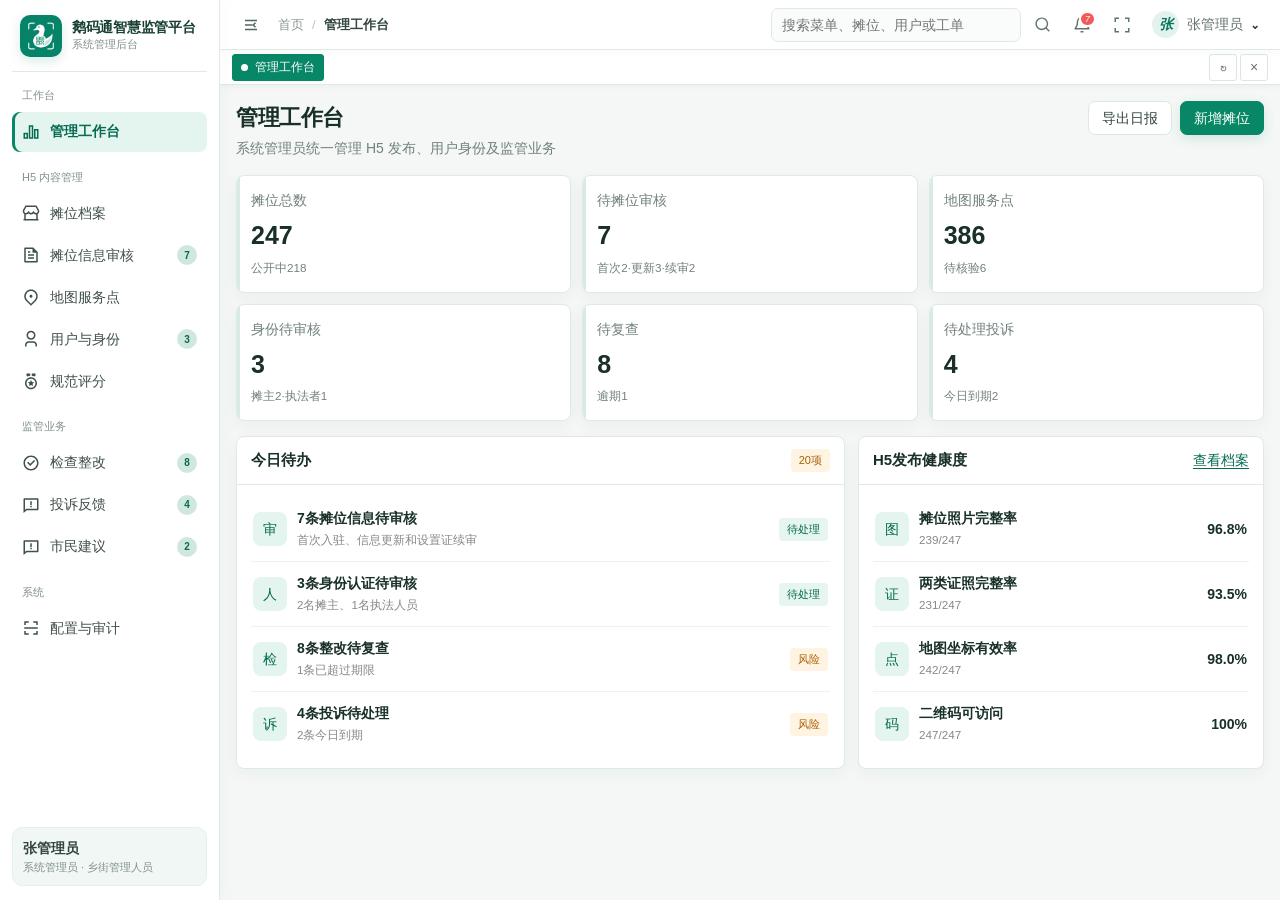
<file: pc-admin-prototype-v2.html>
<!doctype html><html lang="zh-CN"><head><meta charset="utf-8"><meta name="viewport" content="width=device-width,initial-scale=1"><title>鹅码通智慧监管平台</title><style>
:root{--bg:#f3f4f5;--panel:#fff;--line:#ddd;--line2:#ededed;--ink:#222;--muted:#777;--dark:#353739}*{box-sizing:border-box}html,body{margin:0;min-width:1180px;background:var(--bg);color:var(--ink);font:14px/1.5 "PingFang SC","Microsoft YaHei",sans-serif}button,input,select,textarea{font:inherit;color:inherit}button{cursor:pointer}.icon{width:18px;height:18px;fill:currentColor}.app{display:grid;grid-template-columns:220px 1fr;min-height:100vh}.side{position:fixed;inset:0 auto 0 0;width:220px;padding:0 12px;background:#303234;color:#ccc}.brand{height:64px;padding:0 8px;border-bottom:1px solid #46484a;display:flex;align-items:center;gap:10px}.brand i{width:34px;height:34px;border-radius:7px;background:#eee;color:#333;font-style:normal;font-weight:800;display:grid;place-items:center}.brand strong{display:block;color:#fff;font-size:16px}.brand small{color:#9a9da0}.group{padding:15px 10px 6px;color:#85898c;font-size:11px}.nav{width:100%;height:40px;margin:2px 0;padding:0 10px;border:0;border-radius:6px;background:transparent;color:#c8cacc;display:flex;align-items:center;gap:10px;text-align:left}.nav:hover{background:#3b3d3f}.nav.active{background:#f1f1f1;color:#222;font-weight:600}.nav b{margin-left:auto;min-width:20px;height:20px;padding:0 5px;border-radius:10px;background:#555;color:#fff;font-size:10px;display:grid;place-items:center}.user{position:absolute;left:12px;right:12px;bottom:14px;padding:10px;background:#3b3d3f;border-radius:7px}.main{grid-column:2;min-width:0}.top{position:sticky;top:0;z-index:10;height:56px;padding:0 22px;border-bottom:1px solid var(--line);background:#fff;display:flex;align-items:center;justify-content:space-between}.top input{width:250px;height:34px;padding:0 10px;border:1px solid var(--line);border-radius:5px;background:#fafafa}.content{padding:20px 22px}.page{display:none}.page.active{display:block}.heading{display:flex;align-items:flex-start;justify-content:space-between;margin-bottom:16px}.heading h1{font-size:22px;margin:0 0 4px}.heading p{margin:0;color:var(--muted)}.actions,.links{display:flex;gap:8px}.btn{height:34px;padding:0 13px;border:1px solid #cfd1d3;border-radius:5px;background:#fff}.btn.primary{background:var(--dark);border-color:var(--dark);color:#fff}.btn.small{height:30px;padding:0 10px;font-size:12px}.kpis{display:grid;grid-template-columns:repeat(6,1fr);gap:11px;margin-bottom:15px}.kpi,.panel,.table-card{background:#fff;border:1px solid var(--line2);border-radius:7px;box-shadow:0 1px 4px rgba(0,0,0,.04)}.kpi{padding:14px}.kpi span,.kpi small{color:#777}.kpi strong{display:block;font-size:25px;margin:6px 0 2px}.grid{display:grid;grid-template-columns:1.5fr 1fr;gap:13px}.panel-head{height:48px;padding:0 14px;border-bottom:1px solid var(--line2);display:flex;align-items:center;justify-content:space-between}.panel-head h2{font-size:15px;margin:0}.panel-body{padding:12px 14px}.todo{width:100%;padding:11px 2px;border:0;border-bottom:1px solid var(--line2);background:#fff;display:grid;grid-template-columns:34px 1fr auto;gap:10px;align-items:center;text-align:left}.todo:last-child{border:0}.todo i{width:34px;height:34px;border-radius:6px;background:#eee;display:grid;place-items:center;font-style:normal}.todo strong{display:block}.todo small{color:#888}.badge{display:inline-flex;align-items:center;height:23px;padding:0 8px;border-radius:4px;background:#eee;color:#555;font-size:11px;white-space:nowrap}.badge.dark{background:#555;color:#fff}.filter{padding:12px;margin-bottom:12px;border:1px solid var(--line2);border-radius:7px;background:#fff;display:flex;gap:8px;flex-wrap:wrap}.input,.select{height:34px;padding:0 10px;border:1px solid #d4d6d8;border-radius:5px;background:#fff;min-width:145px}.wide{width:250px}.table-card{overflow:hidden}.scroll{overflow:auto}.table{width:100%;min-width:1030px;border-collapse:collapse}.table th{height:42px;padding:0 12px;background:#f5f5f6;border-bottom:1px solid var(--line);color:#666;font-size:12px;text-align:left}.table td{padding:11px 12px;border-bottom:1px solid var(--line2);vertical-align:top}.table tr:hover td{background:#fafafa}.main-text{font-weight:600}.sub{color:#888;font-size:11px}.link{padding:0;border:0;background:none;text-decoration:underline;text-underline-offset:3px}.pages{height:46px;padding:0 13px;color:#777;display:flex;align-items:center;justify-content:space-between}.map-layout{display:grid;grid-template-columns:390px 1fr;gap:12px;min-height:580px}.point-list{border:1px solid var(--line2);border-radius:7px;background:#fff;overflow:hidden}.point{width:100%;padding:12px;border:0;border-bottom:1px solid var(--line2);background:#fff;display:grid;grid-template-columns:34px 1fr auto;gap:10px;text-align:left;align-items:center}.point.active{background:#ededed}.point i{width:34px;height:34px;border-radius:50% 50% 50% 6px;background:#666;color:#fff;display:grid;place-items:center;font-style:normal}.fake-map{position:relative;overflow:hidden;border:1px solid #d3d4d5;border-radius:7px;background-color:#e5e6e7;background-image:linear-gradient(25deg,transparent 46%,#fafafa 47%,#fafafa 51%,transparent 52%),linear-gradient(112deg,transparent 35%,#fafafa 36%,#fafafa 40%,transparent 41%),linear-gradient(#d1d2d3 1px,transparent 1px),linear-gradient(90deg,#d1d2d3 1px,transparent 1px);background-size:100% 100%,100% 100%,30px 30px,30px 30px}.map-search{position:absolute;z-index:2;top:12px;left:12px;right:12px;display:flex;gap:8px}.map-search input{flex:1}.pin{position:absolute;width:24px;height:24px;border:2px solid #fff;border-radius:50% 50% 50% 5px;background:#555;color:#fff;font-size:9px;display:grid;place-items:center}.cluster{position:absolute;width:36px;height:36px;border:3px solid #fff;border-radius:50%;background:#555;color:#fff;display:grid;place-items:center;font-weight:700;box-shadow:0 0 0 6px rgba(80,80,80,.15)}.score-grid{display:grid;grid-template-columns:1fr 340px;gap:13px}.score-card{padding:15px;background:#fff;border:1px solid var(--line2);border-radius:7px}.score-card strong{font-size:36px}.drawer-mask{position:fixed;z-index:50;inset:0;background:rgba(0,0,0,.35);display:none}.drawer-mask.open{display:block}.drawer{position:absolute;right:0;top:0;bottom:0;width:min(720px,72vw);background:#fff;display:flex;flex-direction:column}.drawer-head,.drawer-foot{height:62px;padding:0 20px;border-bottom:1px solid var(--line);display:flex;align-items:center;justify-content:space-between}.drawer-head h2{margin:0;font-size:18px}.drawer-body{flex:1;overflow:auto;padding:20px}.drawer-foot{border-top:1px solid var(--line);border-bottom:0;justify-content:flex-end;gap:8px}.close{width:32px;height:32px;border:0;border-radius:5px;background:#eee}.form{display:grid;grid-template-columns:1fr 1fr;gap:14px}.field{display:grid;gap:6px}.field.full{grid-column:1/-1}.field label{font-size:12px;color:#555}.field textarea{min-height:78px;padding:9px;border:1px solid #d4d6d8;border-radius:5px}.upload{height:100px;border:1px dashed #aaa;border-radius:6px;background:#fafafa;color:#777;display:grid;place-items:center;text-align:center}.notice{padding:10px 12px;margin-bottom:14px;background:#eee;border-left:3px solid #555;color:#555}.compare{display:grid;grid-template-columns:1fr 1fr;gap:12px}.box{padding:13px;border:1px solid var(--line);border-radius:6px}.box h3{margin:0 0 8px}.row{display:grid;grid-template-columns:88px 1fr;padding:9px 0;border-bottom:1px solid var(--line2)}.stepper{display:flex;margin-bottom:18px}.step{flex:1;text-align:center;color:#999}.step i{width:26px;height:26px;margin:auto;border-radius:50%;background:#ddd;display:grid;place-items:center;font-style:normal}.step.done{color:#333}.step.done i{background:#555;color:#fff}.toast{position:fixed;z-index:100;left:50%;top:70px;opacity:0;transform:translate(-50%,-10px);padding:10px 16px;border-radius:5px;background:#333;color:#fff;transition:.2s}.toast.show{opacity:1;transform:translate(-50%,0)}@media(max-width:1366px){.content{padding:16px}.kpis{grid-template-columns:repeat(3,1fr)}.map-layout{grid-template-columns:350px 1fr}}
</style></head><body><div class="app"><aside class="side"><div class="brand"><img src="assets/emattong-supervision-logo-v1.png" alt="鹅码通智慧监管平台 Logo"><span><strong>鹅码通智慧监管平台</strong><small>系统管理后台</small></span></div><div class="group">工作台</div><button class="nav active" data-page="dashboard"><svg class="icon"><use href="assets/remixicon.used.symbol.svg#ri-bar-chart-2-line"/></svg>管理工作台</button><div class="group">H5 内容管理</div><button class="nav" data-page="stalls"><svg class="icon"><use href="assets/remixicon.used.symbol.svg#ri-store-2-line"/></svg>摊位档案</button><button class="nav" data-page="publish"><svg class="icon"><use href="assets/remixicon.used.symbol.svg#ri-file-text-line"/></svg>公开资料审核<b>5</b></button><button class="nav" data-page="map"><svg class="icon"><use href="assets/remixicon.used.symbol.svg#ri-map-pin-2-line"/></svg>地图服务点</button><button class="nav" data-page="identity"><svg class="icon"><use href="assets/remixicon.used.symbol.svg#ri-user-3-line"/></svg>用户与身份<b>3</b></button><button class="nav" data-page="score"><svg class="icon"><use href="assets/remixicon.used.symbol.svg#ri-medal-line"/></svg>规范评分</button><div class="group">监管业务</div><button class="nav" data-page="inspection"><svg class="icon"><use href="assets/remixicon.used.symbol.svg#ri-checkbox-circle-line"/></svg>检查整改<b>8</b></button><button class="nav" data-page="complaints"><svg class="icon"><use href="assets/remixicon.used.symbol.svg#ri-feedback-line"/></svg>投诉反馈<b>4</b></button><div class="group">系统</div><button class="nav" data-toast="二维码、服务分类、辖区和操作日志下一轮展开"><svg class="icon"><use href="assets/remixicon.used.symbol.svg#ri-qr-scan-2-line"/></svg>配置与审计</button><div class="user"><b>张管理</b><div class="sub">平台管理员 · 全辖区</div></div></aside><main class="main"><header class="top"><span>鹅码通智慧监管平台 / <b id="crumb">管理工作台</b></span><span><input placeholder="搜索摊位、用户、工单">　消息 7　张管理</span></header><div class="content">
<section class="page active" id="page-dashboard"><div class="heading"><div><h1>管理工作台</h1><p>围绕 H5 发布、身份认证和监管待办组织工作</p></div><div class="actions"><button class="btn">导出日报</button><button class="btn primary" data-drawer="stall">新增摊位</button></div></div><div class="kpis"><div class="kpi"><span>摊位总数</span><strong>247</strong><small>公开中218</small></div><div class="kpi"><span>待发布审核</span><strong>5</strong><small>证照更新2</small></div><div class="kpi"><span>地图服务点</span><strong>386</strong><small>待核验6</small></div><div class="kpi"><span>身份待审核</span><strong>3</strong><small>摊主2·执法者1</small></div><div class="kpi"><span>待复查</span><strong>8</strong><small>逾期1</small></div><div class="kpi"><span>待处理投诉</span><strong>4</strong><small>今日到期2</small></div></div><div class="grid"><div class="panel"><div class="panel-head"><h2>今日待办</h2><span class="badge dark">20项</span></div><div class="panel-body"><button class="todo" data-go="publish"><i>审</i><span><strong>5条公开资料待审核</strong><small>营业时间、摊位照片和证照更新</small></span><span class="badge">待处理</span></button><button class="todo" data-go="identity"><i>人</i><span><strong>3条身份认证待审核</strong><small>2名摊主、1名执法人员</small></span><span class="badge">待处理</span></button><button class="todo" data-go="inspection"><i>检</i><span><strong>8条整改待复查</strong><small>1条已超过期限</small></span><span class="badge dark">风险</span></button><button class="todo" data-go="complaints"><i>诉</i><span><strong>4条投诉待处理</strong><small>2条今日到期</small></span><span class="badge dark">风险</span></button></div></div><div class="panel"><div class="panel-head"><h2>H5发布健康度</h2><button class="link" data-go="stalls">查看档案</button></div><div class="panel-body"><div class="todo"><i>图</i><span><strong>摊位照片完整率</strong><small>239/247</small></span><b>96.8%</b></div><div class="todo"><i>证</i><span><strong>两类证照完整率</strong><small>231/247</small></span><b>93.5%</b></div><div class="todo"><i>点</i><span><strong>地图坐标有效率</strong><small>242/247</small></span><b>98.0%</b></div><div class="todo"><i>码</i><span><strong>二维码可访问</strong><small>247/247</small></span><b>100%</b></div></div></div></div></section>
<section class="page" id="page-stalls"><div class="heading"><div><h1>摊位档案</h1><p>管理 H5 摊位信息、照片、两张证照、地图位置和二维码</p></div><div class="actions"><button class="btn">批量导入</button><button class="btn">导出</button><button class="btn primary" data-drawer="stall">新增摊位</button></div></div><div class="filter"><input class="input wide" placeholder="摊位、经营者、编号"><select class="select"><option>全部辖区</option><option>平山乡</option></select><select class="select"><option>全部经营状态</option><option>正常经营</option><option>暂停经营</option></select><select class="select"><option>全部公开状态</option><option>已发布</option><option>待审核</option></select><button class="btn primary small">查询</button></div><div class="table-card"><div class="scroll"><table class="table"><thead><tr><th>摊位</th><th>经营者</th><th>品类</th><th>辖区</th><th>地图</th><th>公开状态</th><th>评分</th><th>最近检查</th><th>操作</th></tr></thead><tbody><tr><td><div class="main-text">王记时令鲜蔬摊</div><div class="sub">A区017号·ZD000169</div></td><td>王桂芳<div class="sub">138****1268</div></td><td>蔬菜·菌菇·豆制品</td><td>平山乡</td><td><span class="badge">已定位</span></td><td><span class="badge dark">已发布</span></td><td>92·A级</td><td>07-09 正常</td><td><div class="links"><button class="link" data-drawer="detail">详情</button><button class="link" data-drawer="edit">编辑</button><button class="link" data-toast="已打开H5预览">H5预览</button></div></td></tr><tr><td><div class="main-text">仇氏老鹅</div><div class="sub">B区006号</div></td><td>仇建国</td><td>熟食销售</td><td>平山乡</td><td><span class="badge">已定位</span></td><td><span class="badge">待审核</span></td><td>84·B级</td><td>07-10 需整改</td><td><button class="link">详情</button></td></tr><tr><td><div class="main-text">黄珏老鹅</div><div class="sub">C区012号</div></td><td>王师傅</td><td>老鹅制售</td><td>城北街道</td><td>坐标缺失</td><td>暂停公示</td><td>68·C级</td><td>07-13 待复查</td><td><button class="link">补充资料</button></td></tr></tbody></table></div><div class="pages"><span>共247条</span><span>‹　1　2　3　›</span></div></div></section>
<section class="page" id="page-publish"><div class="heading"><div><h1>公开资料审核</h1><p>未经审核的照片、证照和经营信息不会进入 H5</p></div><span class="badge dark">5条待审核</span></div><div class="filter"><select class="select"><option>全部申请类型</option><option>经营信息</option><option>照片</option><option>证照</option></select><select class="select"><option>待审核</option><option>已通过</option><option>已驳回</option></select><input class="input wide" placeholder="摊位或申请人"><button class="btn primary small">查询</button></div><div class="table-card"><table class="table"><thead><tr><th>申请编号</th><th>提交时间</th><th>摊位</th><th>类型</th><th>变更摘要</th><th>申请人</th><th>风险</th><th>状态</th><th>操作</th></tr></thead><tbody><tr><td>BG20260716003</td><td>07-16 08:45</td><td>王记时令鲜蔬摊</td><td>经营信息+证照</td><td>营业时间、设置证</td><td>王桂芳</td><td>证照将到期</td><td><span class="badge dark">待审核</span></td><td><button class="btn primary small" data-drawer="audit">审核</button></td></tr><tr><td>BG20260715009</td><td>07-15 16:20</td><td>仇氏老鹅</td><td>摊位照片</td><td>更新1张照片</td><td>仇建国</td><td>—</td><td><span class="badge dark">待审核</span></td><td><button class="btn primary small" data-drawer="audit">审核</button></td></tr></tbody></table></div></section>
<section class="page" id="page-map"><div class="heading"><div><h1>地图服务点</h1><p>管理摊位、织补、修车、开锁、公厕、停车位六类点位</p></div><div class="actions"><button class="btn">批量导入</button><button class="btn primary" data-drawer="point">新增服务点</button></div></div><div class="filter"><input class="input wide" placeholder="点位名称或地址"><select class="select"><option>全部分类</option><option>摊位</option><option>织补</option><option>修车</option><option>开锁</option><option>公厕</option><option>停车位</option></select><select class="select"><option>全部状态</option><option>启用</option><option>停用</option><option>待核验</option></select><button class="btn primary small">查询</button><span class="badge">共386个点位</span></div><div class="map-layout"><div class="point-list"><div class="panel-head"><h2>检索结果</h2><span>386条</span></div><button class="point active"><i>摊</i><span><strong>王记时令鲜蔬摊</strong><small class="sub">摊位·平山乡·已公开</small></span><span>编辑›</span></button><button class="point"><i>修</i><span><strong>老周修车铺</strong><small class="sub">修车·平山乡·已公开</small></span><span>编辑›</span></button><button class="point"><i>厕</i><span><strong>鹅湖市集公共卫生间</strong><small class="sub">公厕·平山乡·已公开</small></span><span>编辑›</span></button><button class="point"><i>停</i><span><strong>市集东停车点</strong><small class="sub">停车位·待核验</small></span><span>核验›</span></button></div><div class="fake-map"><div class="map-search"><input class="input" placeholder="输入地址定位"><button class="btn primary">地图校验</button></div><i class="pin" style="left:22%;top:30%">摊</i><i class="pin" style="left:64%;top:22%">修</i><i class="pin" style="left:73%;top:57%">厕</i><i class="pin" style="left:33%;top:70%">补</i><i class="pin" style="left:82%;top:38%">停</i><i class="pin" style="left:15%;top:62%">锁</i><span class="cluster" style="left:44%;top:43%">12</span><span class="cluster" style="left:70%;top:31%">8</span><div class="notice" style="position:absolute;left:14px;right:14px;bottom:14px;margin:0">选中：王记时令鲜蔬摊　坐标有效　已公开</div></div></div></section>
<section class="page" id="page-identity"><div class="heading"><div><h1>用户与身份</h1><p>审核未认证、摊主和执法者身份及绑定关系</p></div><span class="badge dark">3条待审核</span></div><div class="filter"><input class="input wide" placeholder="姓名、手机号"><select class="select"><option>全部身份</option><option>未认证</option><option>摊主</option><option>执法者</option></select><select class="select"><option>全部状态</option><option>待审核</option><option>已认证</option></select><button class="btn primary small">查询</button></div><div class="table-card"><table class="table"><thead><tr><th>用户</th><th>申请身份</th><th>绑定对象</th><th>数据范围</th><th>提交时间</th><th>状态</th><th>有效期</th><th>操作</th></tr></thead><tbody><tr><td>陈晓<div class="sub">138****5621</div></td><td>摊主</td><td>王记时令鲜蔬摊</td><td>本人摊位</td><td>07-16 09:10</td><td><span class="badge dark">待审核</span></td><td>—</td><td><button class="btn primary small" data-drawer="identity">审核</button></td></tr><tr><td>李明<div class="sub">137****8310</div></td><td>执法者</td><td>鹅湖中队</td><td>平山乡</td><td>07-15 14:22</td><td><span class="badge dark">待审核</span></td><td>—</td><td><button class="btn primary small" data-drawer="identity">审核</button></td></tr><tr><td>王桂芳</td><td>摊主</td><td>王记时令鲜蔬摊</td><td>本人摊位</td><td>06-20</td><td><span class="badge">已认证</span></td><td>长期</td><td><button class="link">查看</button></td></tr></tbody></table></div></section>
<section class="page" id="page-score"><div class="heading"><div><h1>规范评分</h1><p>后台管理评分，不开放用户评价和评论</p></div><button class="btn" data-toast="规则保存后仅影响后续评分">保存规则</button></div><div class="score-grid"><div class="table-card"><div class="panel-head"><h2>评分项配置（初版）</h2><span class="badge">总分100</span></div><table class="table"><thead><tr><th>维度</th><th>权重</th><th>主要依据</th><th>状态</th><th>操作</th></tr></thead><tbody><tr><td>证照规范</td><td>25</td><td>证照有效、信息一致、公示完整</td><td>启用</td><td><button class="link">编辑</button></td></tr><tr><td>经营规范</td><td>30</td><td>规定范围和时段经营、明码标价</td><td>启用</td><td><button class="link">编辑</button></td></tr><tr><td>环境卫生</td><td>25</td><td>摊位整洁、垃圾和食品卫生</td><td>启用</td><td><button class="link">编辑</button></td></tr><tr><td>检查整改</td><td>20</td><td>检查结果、整改时效、复查</td><td>启用</td><td><button class="link">编辑</button></td></tr></tbody></table></div><aside class="score-card"><h3>王记时令鲜蔬摊</h3><strong>92分</strong><p><span class="badge dark">A级规范</span></p><hr><p>07-09 检查记录更新</p><p class="sub">环境卫生 -3分</p><p>06-28 证照核验</p><p class="sub">证照规范保持满分</p><button class="btn" style="width:100%" data-toast="调整评分需填写原因并留痕">调整评分</button></aside></div></section>
<section class="page" id="page-inspection"><div class="heading"><div><h1>检查整改</h1><p>现场检查、摊主整改、执法复查闭环</p></div><button class="btn primary" data-drawer="inspection">录入检查</button></div><div class="filter"><input class="input wide" placeholder="检查编号或摊位"><select class="select"><option>全部状态</option><option>需整改</option><option>待复查</option><option>已完成</option><option>已逾期</option></select><button class="btn primary small">查询</button></div><div class="table-card"><table class="table"><thead><tr><th>日期</th><th>摊位</th><th>类型</th><th>检查人</th><th>结果</th><th>整改期限</th><th>状态</th><th>评分影响</th><th>操作</th></tr></thead><tbody><tr><td>07-14</td><td>仇氏老鹅</td><td>日常检查</td><td>李执法</td><td>需整改</td><td>07-17</td><td><span class="badge dark">待复查</span></td><td>-6</td><td><button class="btn primary small" data-drawer="inspection">复查</button></td></tr><tr><td>07-13</td><td>黄珏老鹅</td><td>证照专项</td><td>周执法</td><td>需整改</td><td>07-14</td><td><span class="badge dark">已逾期</span></td><td>-12</td><td><button class="btn primary small" data-drawer="inspection">处理</button></td></tr></tbody></table></div></section>
<section class="page" id="page-complaints"><div class="heading"><div><h1>投诉反馈</h1><p>公众提交、后台分派、执法核实、回复办结</p></div><button class="btn">导出</button></div><div class="filter"><input class="input wide" placeholder="查询码、摊位或问题"><select class="select"><option>全部状态</option><option>待受理</option><option>处理中</option><option>待回复</option><option>已办结</option></select><button class="btn primary small">查询</button></div><div class="table-card"><table class="table"><thead><tr><th>查询码</th><th>分类</th><th>关联摊位</th><th>提交时间</th><th>期限</th><th>处理人</th><th>状态</th><th>操作</th></tr></thead><tbody><tr><td>FK20260716001</td><td>卫生问题</td><td>仇氏老鹅</td><td>07-16 08:12</td><td>07-17 18:00</td><td>李执法</td><td><span class="badge">处理中</span></td><td><button class="btn primary small" data-drawer="complaint">处理</button></td></tr><tr><td>FK20260715008</td><td>占道经营</td><td>王记时令鲜蔬摊</td><td>07-15 10:35</td><td>今日17:00</td><td>未分派</td><td><span class="badge dark">临近超时</span></td><td><button class="btn primary small" data-drawer="complaint">受理</button></td></tr></tbody></table></div></section>
</div></main></div><div class="drawer-mask" id="mask"><aside class="drawer"><div class="drawer-head"><h2 id="drawer-title">详情</h2><button class="close" id="close">×</button></div><div class="drawer-body" id="drawer-body"></div><div class="drawer-foot"><button class="btn" id="cancel">取消</button><button class="btn primary" id="save">保存</button></div></aside></div><div class="toast" id="toast"></div><script>
const $=s=>document.querySelector(s),$$=s=>[...document.querySelectorAll(s)],names={dashboard:'管理工作台',stalls:'摊位档案',publish:'公开资料审核',map:'地图服务点',identity:'用户与身份',score:'规范评分',inspection:'检查整改',complaints:'投诉反馈'};function toast(t){let e=$('#toast');e.textContent=t;e.classList.add('show');clearTimeout(window.tt);window.tt=setTimeout(()=>e.classList.remove('show'),1800)}function go(p){$$('.page').forEach(x=>x.classList.toggle('active',x.id==='page-'+p));$$('.nav[data-page]').forEach(x=>x.classList.toggle('active',x.dataset.page===p));$('#crumb').textContent=names[p];scrollTo(0,0)}$$('.nav[data-page]').forEach(x=>x.onclick=()=>go(x.dataset.page));$$('[data-go]').forEach(x=>x.onclick=()=>go(x.dataset.go));$$('[data-toast]').forEach(x=>x.onclick=()=>toast(x.dataset.toast));
const step=`<div class="stepper"><span class="step done"><i>1</i>提交</span><span class="step done"><i>2</i>受理</span><span class="step"><i>3</i>处理</span><span class="step"><i>4</i>办结</span></div>`,forms={stall:['新增摊位',`<div class="notice">完成基础档案、照片证照、地图位置后方可发布到 H5。</div><div class="form"><div class="field"><label>摊位名称 *</label><input class="input" placeholder="请输入"></div><div class="field"><label>所属辖区 *</label><select class="select"><option>平山乡</option></select></div><div class="field"><label>经营者 *</label><input class="input"></div><div class="field"><label>联系电话 *</label><input class="input"></div><div class="field full"><label>经营品类 *</label><input class="input"></div><div class="field full"><label>详细地址 *</label><input class="input"></div><div class="field full"><label>摊位照片 *</label><div class="upload">＋上传用于 H5 头图的摊位照片</div></div></div>`],detail:['摊位档案详情',`<div class="notice">王记时令鲜蔬摊 · A区017号 · H5已发布</div><div class="compare"><div class="box"><h3>H5公开信息</h3><div class="row"><span>经营者</span><b>王桂芳</b></div><div class="row"><span>品类</span><b>蔬菜·菌菇·豆制品</b></div><div class="row"><span>地图</span><b>已定位并公开</b></div></div><div class="box"><h3>档案状态</h3><div class="row"><span>规范评分</span><b>92·A级</b></div><div class="row"><span>两类证照</span><b>全部有效</b></div><div class="row"><span>待审核</span><b>1条</b></div></div></div>`],edit:['编辑摊位公开信息',`<div class="notice">后台直接修改必须填写原因；摊主申请请到公开资料审核处理。</div><div class="form"><div class="field"><label>摊位名称</label><input class="input" value="王记时令鲜蔬摊"></div><div class="field"><label>经营状态</label><select class="select"><option>正常经营</option></select></div><div class="field full"><label>经营品类</label><input class="input" value="蔬菜、菌菇、豆制品"></div><div class="field"><label>临时摊点设置证</label><div class="upload">已上传</div></div><div class="field"><label>市容环卫责任告知书</label><div class="upload">已上传</div></div><div class="field full"><label>修改原因 *</label><textarea></textarea></div></div>`],audit:['审核公开资料变更',`<div class="notice">BG20260716003 · 王记时令鲜蔬摊 · 待审核</div><div class="compare"><div class="box"><h3>当前生效</h3><div class="row"><span>营业时间</span><b>06:30—19:30</b></div><div class="row"><span>设置证</span><b>2026-12-31</b></div></div><div class="box"><h3>申请变更</h3><div class="row"><span>营业时间</span><b>06:00—20:00</b></div><div class="row"><span>设置证</span><b>2027-03-31</b></div></div></div><div class="field" style="margin-top:14px"><label>审核意见（驳回必填）</label><textarea></textarea></div>`],point:['新增地图服务点',`<div class="form"><div class="field"><label>名称 *</label><input class="input"></div><div class="field"><label>分类 *</label><select class="select"><option>摊位</option><option>织补</option><option>修车</option><option>开锁</option><option>公厕</option><option>停车位</option></select></div><div class="field full"><label>地址 *</label><input class="input"></div><div class="field"><label>经度 *</label><input class="input"></div><div class="field"><label>纬度 *</label><input class="input"></div><div class="field"><label>公开状态</label><select class="select"><option>启用并公开</option><option>待核验</option></select></div><div class="field"><label>辖区</label><select class="select"><option>平山乡</option></select></div></div>`],identity:['审核用户身份',`<div class="notice">陈晓 · 申请摊主身份 · 待审核</div><div class="form"><div class="field"><label>申请身份</label><input class="input" value="摊主" disabled></div><div class="field"><label>实名认证</label><input class="input" value="已完成" disabled></div><div class="field full"><label>绑定摊位 *</label><select class="select"><option>王记时令鲜蔬摊</option></select></div><div class="field"><label>数据范围</label><input class="input" value="本人摊位" disabled></div><div class="field"><label>有效期</label><select class="select"><option>长期</option></select></div><div class="field full"><label>审核意见</label><textarea></textarea></div></div>`],inspection:['检查整改处理',step+`<div class="notice">仇氏老鹅 · 当前待复查</div><div class="form"><div class="field"><label>整改期限</label><input class="input" value="2026-07-17"></div><div class="field"><label>下一状态</label><select class="select"><option>复查通过</option><option>退回整改</option></select></div><div class="field full"><label>整改要求</label><textarea>保持经营区域整洁。</textarea></div><div class="field full"><label>复查结论 *</label><textarea></textarea></div></div>`],complaint:['投诉受理与处理',step+`<div class="notice">FK20260716001 · 卫生问题</div><div class="form"><div class="field"><label>关联摊位</label><select class="select"><option>仇氏老鹅</option></select></div><div class="field"><label>处理人员</label><select class="select"><option>李执法</option></select></div><div class="field"><label>办理期限</label><input class="input" value="2026-07-17 18:00"></div><div class="field"><label>下一状态</label><select class="select"><option>处理中</option><option>已办结</option></select></div><div class="field full"><label>核实及回复</label><textarea></textarea></div></div>`]};function openDrawer(k){let d=forms[k];$('#drawer-title').textContent=d[0];$('#drawer-body').innerHTML=d[1];$('#mask').classList.add('open');$('#save').onclick=()=>{closeDrawer();toast(k==='audit'?'审核通过，新公开版本已生成':k==='identity'?'认证通过，H5权限已更新':'操作已保存')}}function closeDrawer(){$('#mask').classList.remove('open')}$$('[data-drawer]').forEach(x=>x.onclick=()=>openDrawer(x.dataset.drawer));$('#close').onclick=$('#cancel').onclick=closeDrawer;$('#mask').onclick=e=>{if(e.target.id==='mask')closeDrawer()};
</script><script>
// V0.3 权限边界：PC 后台仅供系统管理员使用；摊主和执法者只使用 H5。
document.querySelector('.user .sub').textContent='系统管理员 · 后台唯一角色';
document.querySelector('.user b').textContent='张管理员';
const topUser=document.querySelector('.top span:last-child');
topUser.innerHTML=topUser.innerHTML.replace('张管理','张管理员（系统管理员）');
document.querySelector('#page-dashboard .heading p').textContent='系统管理员统一管理 H5 发布、用户身份及监管业务';
document.querySelector('#page-identity .heading h1').textContent='H5 用户与身份';
document.querySelector('#page-identity .heading p').textContent='系统管理员审核 H5 用户身份及绑定关系；认证不授予后台权限';
document.querySelector('#page-inspection .heading p').textContent='系统管理员监管检查与整改记录；执法者和摊主仅在 H5 办理';
document.querySelector('#page-inspection .heading .btn').textContent='维护检查记录';
document.querySelector('#page-complaints .heading p').textContent='系统管理员受理和分派；执法者仅在 H5 接收核实任务';
names.identity='H5 用户与身份';
</script><script>
// V0.4 摊位审核、设置证发放、二维码生成与续审流程。
names.publish='摊位信息审核';
const publishNav=document.querySelector('.nav[data-page="publish"]');
publishNav.innerHTML=publishNav.innerHTML.replace('公开资料审核','摊位信息审核').replace('>5<','>7<');
const publishPage=document.querySelector('#page-publish');
publishPage.querySelector('.heading h1').textContent='摊位信息审核';
publishPage.querySelector('.heading p').textContent='统一处理首次入驻、信息更新和临时摊位设置证续审';
publishPage.querySelector('.heading .badge').textContent='7条待审核';
const publishNotice=document.createElement('div');
publishNotice.className='notice';
publishNotice.style.marginBottom='16px';
publishNotice.innerHTML='<b>首次发布规则：</b>摊位信息审核通过并发放临时摊位设置证后，系统才生成对应二维码并发布 H5。后续更新必须重新审核，审核期间保留上一生效版本。';
publishPage.querySelector('.filter').before(publishNotice);
const typeSelect=publishPage.querySelector('.filter select');
typeSelect.innerHTML='<option>全部审核类型</option><option>首次入驻</option><option>信息更新</option><option>设置证续审</option>';
const publishTable=publishPage.querySelector('table');
const qrHead=document.createElement('th');
qrHead.textContent='二维码';
publishTable.querySelector('thead tr').insertBefore(qrHead,publishTable.querySelector('thead tr').lastElementChild);
publishTable.querySelectorAll('tbody tr').forEach(row=>{const td=document.createElement('td');td.innerHTML='<span class="badge">已生成</span>';row.insertBefore(td,row.lastElementChild)});
publishTable.querySelector('tbody').insertAdjacentHTML('afterbegin',`<tr><td>SQ20260716001</td><td>07-16 10:25</td><td>陈记便民蔬菜摊</td><td>首次入驻</td><td>基础资料、照片、经营地址</td><td>陈晓</td><td>待发放设置证</td><td><span class="badge dark">待审核</span></td><td><span class="badge dark">未生成</span></td><td><button class="btn primary small" data-flow="first">审核并发证</button></td></tr><tr><td>XS20260716002</td><td>07-16 09:40</td><td>仇氏老鹅</td><td>设置证续审</td><td>有效期将于15天后到期</td><td>仇建国</td><td>设置证临期</td><td><span class="badge dark">待审核</span></td><td><span class="badge">已生成</span></td><td><button class="btn primary small" data-flow="renew">续审</button></td></tr>`);
function openReviewFlow(type){
  const first=type==='first';
  document.querySelector('#drawer-title').textContent=first?'首次摊位审核与发证':'临时摊位设置证续审';
  document.querySelector('#drawer-body').innerHTML=first?`<div class="notice">SQ20260716001 · 陈记便民蔬菜摊 · 二维码未生成</div><div class="stepper"><span class="step done"><i>1</i>摊主提交</span><span class="step"><i>2</i>信息审核</span><span class="step"><i>3</i>发放设置证</span><span class="step"><i>4</i>生成二维码</span></div><div class="form"><div class="field"><label>经营者</label><input class="input" value="陈晓" disabled></div><div class="field"><label>联系电话</label><input class="input" value="138****5621" disabled></div><div class="field full"><label>摊位信息</label><input class="input" value="蔬菜销售 · 平山乡便民市集A区021号" disabled></div><div class="field"><label>设置证证号 *</label><input class="input" placeholder="审核通过后填写"></div><div class="field"><label>有效期至 *</label><input class="input" value="2027-07-15"></div><div class="field full"><label>设置证图片 *</label><div class="upload">＋上传或生成临时摊位设置证</div></div><div class="field full"><label>审核意见</label><textarea></textarea></div></div>`:`<div class="notice">XS20260716002 · 仇氏老鹅 · 设置证15天后到期，H5已提醒摊主</div><div class="stepper"><span class="step done"><i>1</i>临期提醒</span><span class="step done"><i>2</i>摊主续审</span><span class="step"><i>3</i>管理员审核</span><span class="step"><i>4</i>更新证件</span></div><div class="form"><div class="field"><label>原有效期至</label><input class="input" value="2026-07-31" disabled></div><div class="field"><label>续审有效期至 *</label><input class="input" value="2027-07-31"></div><div class="field full"><label>摊主提交材料</label><div class="upload">经营信息确认表、现场照片（3张）</div></div><div class="field full"><label>审核意见</label><textarea></textarea></div></div>`;
  document.querySelector('#save').textContent=first?'审核通过、发证并生成二维码':'续审通过并更新证件';
  document.querySelector('#mask').classList.add('open');
  document.querySelector('#save').onclick=()=>{closeDrawer();document.querySelector('#save').textContent='保存';toast(first?'已发放设置证并生成摊位二维码':'续审通过，H5证件有效期已更新')};
}
document.querySelectorAll('[data-flow]').forEach(button=>button.onclick=()=>openReviewFlow(button.dataset.flow));
const dashKpis=document.querySelectorAll('#page-dashboard .kpi');
dashKpis[1].querySelector('span').textContent='待摊位审核';
dashKpis[1].querySelector('strong').textContent='7';
dashKpis[1].querySelector('small').textContent='首次2·更新3·续审2';
document.querySelector('#page-dashboard [data-go="publish"] strong').textContent='7条摊位信息待审核';
document.querySelector('#page-dashboard [data-go="publish"] small').textContent='首次入驻、信息更新和设置证续审';
forms.stall[1]=forms.stall[1].replace('完成基础档案、照片证照、地图位置后方可发布到 H5。','摊主首次提交基础资料、摊位照片和地图位置；审核通过并发放设置证后才生成二维码和发布 H5。');
forms.edit[1]=forms.edit[1].replace('后台直接修改必须填写原因；摊主申请请到公开资料审核处理。','后台直接修改必须填写原因；摊主提交的任何公开信息更新都必须进入“摊位信息审核”，通过后才更新 H5。');
</script><script>
// V0.5 审核未通过、打回补正和打回理由校验。
const statusSelect=publishPage.querySelectorAll('.filter select')[1];
statusSelect.innerHTML='<option>全部审核状态</option><option>待审核</option><option>审核通过</option><option>审核未通过</option><option>已打回</option><option>补正中</option>';
publishTable.querySelector('tbody').insertAdjacentHTML('beforeend',`<tr><td>SQ20260712006</td><td>07-12 11:30</td><td>便民早餐摊</td><td>首次入驻</td><td>经营地址不符合设置范围</td><td>赵师傅</td><td>申请结束</td><td><span class="badge dark">审核未通过</span></td><td><span class="badge dark">未生成</span></td><td><button class="link" data-toast="查看审核结果：本次申请未通过">查看</button></td></tr><tr><td>BG20260713008</td><td>07-13 15:10</td><td>黄珏老鹅</td><td>信息更新</td><td>摊位照片模糊，需重新上传</td><td>王师傅</td><td>等待补正</td><td><span class="badge">已打回</span></td><td><span class="badge">已生成</span></td><td><button class="link" data-toast="打回理由：摊位照片模糊，请重新上传清晰照片"><svg class="icon" style="transform:rotate(180deg)"><use href="assets/remixicon.used.symbol.svg#ri-share-forward-line"/></svg> 打回记录</button></td></tr>`);
publishTable.querySelectorAll('[data-toast]').forEach(button=>button.onclick=()=>toast(button.dataset.toast));
const drawerFoot=document.querySelector('.drawer-foot');
const returnButton=document.createElement('button');
returnButton.className='btn';returnButton.id='return-review';returnButton.style.display='none';
returnButton.innerHTML='<svg class="icon" style="transform:rotate(180deg)"><use href="assets/remixicon.used.symbol.svg#ri-share-forward-line"/></svg> 打回补正';
const rejectButton=document.createElement('button');
rejectButton.className='btn';rejectButton.id='reject-review';rejectButton.style.display='none';rejectButton.textContent='审核未通过';
drawerFoot.insertBefore(returnButton,document.querySelector('#save'));
drawerFoot.insertBefore(rejectButton,document.querySelector('#save'));
function setReviewActions(show){
  returnButton.style.display=show?'inline-flex':'none';rejectButton.style.display=show?'inline-flex':'none';
  if(!show)return;
  if(!document.querySelector('#return-reason-wrap'))document.querySelector('#drawer-body').insertAdjacentHTML('beforeend','<div class="field" id="return-reason-wrap" style="margin-top:14px;display:none"><label>打回理由 *</label><textarea id="return-reason" placeholder="请明确说明需要补充或修改的内容"></textarea><small class="sub">打回后申请人可在 H5 查看理由并重新提交</small></div>');
}
returnButton.onclick=()=>{const wrap=document.querySelector('#return-reason-wrap'),reason=document.querySelector('#return-reason');if(wrap.style.display==='none'){wrap.style.display='block';reason.focus();toast('请先填写打回理由');return}if(!reason.value.trim()){reason.style.borderColor='#111';toast('打回理由不能为空');return}closeDrawer();toast('已打回补正，理由已发送至申请人 H5')};
rejectButton.onclick=()=>{closeDrawer();toast('审核结果已更新为“审核未通过”')};
const openDrawerBeforeReview=openDrawer;
openDrawer=function(k){openDrawerBeforeReview(k);setReviewActions(k==='audit'||k==='identity')};
const openReviewFlowBeforeActions=openReviewFlow;
openReviewFlow=function(type){openReviewFlowBeforeActions(type);setReviewActions(true)};
document.querySelector('#page-identity .filter select:last-of-type').innerHTML='<option>全部状态</option><option>待审核</option><option>已认证</option><option>审核未通过</option><option>已打回</option><option>补正中</option>';
</script><style>
/* V0.6 民生青绿视觉定稿：对应已确认的 B 版视觉稿。 */
:root{--mint:#078766;--mint-dark:#066b52;--mint-soft:#e4f4ee;--mint-softer:#edf8f4;--page:#f4f7f5;--ink:#183029;--muted-green:#71817b;--line-green:#e1e9e5;--panel-green:#fff;--warn-soft:#fff4e2;--warn-ink:#a86108}
html{background:var(--page)}body{background:var(--page);color:var(--ink);font-family:-apple-system,BlinkMacSystemFont,"PingFang SC","Microsoft YaHei",sans-serif;font-variant-numeric:tabular-nums}.side{background:#fff;color:#33443f;border-right:1px solid var(--line-green);box-shadow:4px 0 18px rgba(27,68,55,.025)}.brand{border-bottom:1px solid var(--line-green)}.brand i{background:var(--mint);color:#fff;border-radius:10px;box-shadow:0 5px 14px rgba(7,135,102,.18)}.brand small,.group,.sub{color:#82918c}.nav{color:#40504b;border-radius:8px;transition:background-color .18s ease,color .18s ease,transform .18s ease}.nav:hover{background:#f0f7f4;color:var(--mint-dark)}.nav:active{transform:translateY(1px)}.nav.active{background:var(--mint-soft);color:var(--mint-dark);box-shadow:inset 3px 0 var(--mint);font-weight:600}.nav b{background:#cfe7de;color:var(--mint-dark)}.user{background:#f1f7f4;border:1px solid #e5efeb;border-radius:10px}.main{background:var(--page)}.top{background:#fff;border-bottom:1px solid var(--line-green);box-shadow:0 2px 10px rgba(29,72,58,.035);color:#5f706a}.top b{color:var(--ink)}.top input,.input,.select,textarea{background:#fafcfb;border-color:var(--line-green);color:var(--ink);border-radius:7px;transition:border-color .18s ease,box-shadow .18s ease}.top input:focus,.input:focus,.select:focus,textarea:focus{border-color:var(--mint);box-shadow:0 0 0 3px rgba(7,135,102,.1);outline:0}.content{background:var(--page)}.heading h1{color:var(--ink);letter-spacing:-.02em}.heading p{color:var(--muted-green)}.btn{background:#fff;border-color:#dce7e2;color:#32443e;border-radius:7px;transition:background-color .18s ease,border-color .18s ease,transform .18s ease,box-shadow .18s ease}.btn:hover{background:#f4faf7;border-color:#bcdacf}.btn:active{transform:translateY(1px)}.btn.primary{background:var(--mint);border-color:var(--mint);color:#fff;box-shadow:0 4px 12px rgba(7,135,102,.14)}.btn.primary:hover{background:var(--mint-dark);border-color:var(--mint-dark)}.link{color:var(--mint-dark)}.link:hover{color:var(--mint);text-decoration:underline}.kpi,.panel,.table-card,.filter{background:#fff;border-color:var(--line-green);border-radius:10px;box-shadow:0 5px 16px rgba(27,68,55,.045)}.kpi{position:relative;overflow:hidden}.kpi:before{content:"";position:absolute;left:0;top:0;bottom:0;width:3px;background:#d5ebe3}.kpi span,.kpi small{color:var(--muted-green)}.kpi strong{color:var(--ink)}.panel-head{border-color:var(--line-green)}.panel-head h2{color:var(--ink)}.todo{border-color:#edf2ef;background:#fff;color:var(--ink);transition:background-color .18s ease,transform .18s ease}.todo:hover{background:#f7fbf9;transform:translateX(2px)}.todo i{background:var(--mint-soft);color:var(--mint-dark);border-radius:8px}.table thead th{background:#f5f9f7;color:#687a74;border-color:var(--line-green);font-weight:600}.table tbody td{border-color:var(--line-green)}.table tbody tr{transition:background-color .16s ease}.table tbody tr:hover{background:#f8fbfa}.main-text{color:var(--ink)}.badge{background:#e6f5ef;color:var(--mint-dark);border-color:#cfe9df}.badge.dark{background:var(--warn-soft);color:var(--warn-ink);border-color:#f0dfbf}.pages{border-color:var(--line-green);color:var(--muted-green)}.notice{background:var(--mint-softer);border-color:#d7eee5;color:#246b58;border-radius:8px}.drawer-mask{background:rgba(22,49,41,.22);backdrop-filter:blur(1px)}.drawer{background:#fff;box-shadow:-18px 0 46px rgba(22,49,41,.16)}.drawer-head,.drawer-foot{border-color:var(--line-green)}.drawer-head h2{color:var(--ink)}.close{background:#f7faf8;border:1px solid var(--line-green);color:#71817b;border-radius:7px}.upload{background:#f8fbfa;border-color:#bad9ce;color:#567269;border-radius:8px}.compare .box,.box{background:#fafcfb;border-color:var(--line-green);border-radius:8px}.row{border-color:#e8efec}.step:after{background:#dfe9e5}.step i{background:#e8eeeb;color:#71817b}.step.done i{background:var(--mint);color:#fff}.fake-map{background-color:#edf4f1;border-color:var(--line-green)}.map-list{background:#fff;border-color:var(--line-green);border-radius:10px}.category-row button.active{background:var(--mint);color:#fff;border-color:var(--mint)}.scorebar i{background:var(--mint)}.toast{background:#183f34;color:#fff;border-radius:7px;box-shadow:0 8px 24px rgba(24,63,52,.2)}button:focus-visible,.nav:focus-visible,.link:focus-visible{outline:3px solid rgba(7,135,102,.22);outline-offset:2px}@media(max-width:1366px){.content{padding:16px}.kpi,.panel,.table-card,.filter{border-radius:8px}}
</style><script>
// V0.6 合并审核未通过与打回补正：只保留审核未通过，理由必填，可修改后重新提交。
const statusSelectV06=publishPage.querySelectorAll('.filter select')[1];
statusSelectV06.innerHTML='<option>全部审核状态</option><option>待审核</option><option>审核通过</option><option>审核未通过</option><option>已重新提交</option>';
document.querySelector('#page-identity .filter select:last-of-type').innerHTML='<option>全部状态</option><option>待审核</option><option>已认证</option><option>审核未通过</option><option>已重新提交</option>';
if(returnButton.isConnected)returnButton.remove();
rejectButton.innerHTML='<svg class="icon" style="transform:rotate(180deg)"><use href="assets/remixicon.used.symbol.svg#ri-share-forward-line"/></svg> 审核未通过';
const setReviewActionsV05=setReviewActions;
setReviewActions=function(show){
  setReviewActionsV05(show);
  rejectButton.style.display=show?'inline-flex':'none';
  rejectButton.style.alignItems='center';rejectButton.style.gap='6px';
  const wrap=document.querySelector('#return-reason-wrap');
  if(wrap&&show){wrap.style.display='flex';wrap.querySelector('label').textContent='未通过理由 *';wrap.querySelector('textarea').placeholder='请明确说明未通过原因及需要修改的内容';wrap.querySelector('small').textContent='申请人可在 H5 查看理由，修改后重新提交';}
}
rejectButton.onclick=()=>{const reason=document.querySelector('#return-reason');if(!reason||!reason.value.trim()){if(reason){reason.style.borderColor='#078766';reason.focus()}toast('请填写未通过理由');return}closeDrawer();toast('审核未通过，理由已发送至申请人 H5')};
document.querySelectorAll('#page-publish tbody tr').forEach(row=>{if(row.textContent.includes('已打回')){row.cells[6].textContent='等待修改';row.cells[7].innerHTML='<span class="badge dark">审核未通过</span>';row.lastElementChild.innerHTML='<button class="link" data-toast="未通过理由：摊位照片模糊，请重新上传清晰照片"><svg class="icon" style="transform:rotate(180deg)"><use href="assets/remixicon.used.symbol.svg#ri-share-forward-line"/></svg> 未通过记录</button>'}if(row.textContent.includes('申请结束'))row.cells[6].textContent='等待修改'});
document.querySelectorAll('#page-publish [data-toast]').forEach(button=>button.onclick=()=>toast(button.dataset.toast));
forms.audit[0]='审核摊位信息变更';
forms.audit[1]=forms.audit[1].replace('审核意见（驳回必填）','审核意见').replace('驳回','未通过');
</script><style>
/* 首次发布规则：提升与页面背景的区分度。 */
#page-publish>.notice{position:relative;padding:13px 16px;margin-bottom:16px;background:#fff;border:1px solid #b9dcd0;border-left:4px solid #078766;border-radius:8px;color:#49665d;box-shadow:0 5px 16px rgba(27,68,55,.075);line-height:1.65}
#page-publish>.notice b{color:#056b52;font-weight:700;margin-right:3px}
</style><style>
/* V0.7 配置与审计 */
.config-tabs{display:flex;gap:4px;margin-bottom:14px;padding:4px;background:#eaf2ee;border:1px solid var(--line-green);border-radius:10px;width:max-content}.config-tab{height:34px;padding:0 18px;border:0;border-radius:7px;background:transparent;color:#5f746c}.config-tab.active{background:#fff;color:var(--mint-dark);font-weight:600;box-shadow:0 2px 8px rgba(27,68,55,.08)}.config-summary{display:grid;grid-template-columns:repeat(4,1fr);gap:11px;margin-bottom:14px}.config-summary .kpi{min-height:84px}.config-toolbar{display:flex;align-items:center;justify-content:space-between;margin-bottom:12px}.config-toolbar .filter{flex:1;margin:0 10px 0 0;box-shadow:none}.config-icon{width:30px;height:30px;border-radius:8px;background:var(--mint-soft);color:var(--mint-dark);display:inline-grid;place-items:center;font-style:normal;font-weight:700}.result-ok{color:var(--mint-dark);font-weight:600}.result-fail{color:#a86108;font-weight:600}@media(max-width:1366px){.config-summary{grid-template-columns:repeat(2,1fr)}}
</style><script>
// V0.7 展开“配置与审计”下一轮功能。
names.config='配置与审计';
const configNavV07=document.querySelector('.nav[data-toast^="二维码"]');
configNavV07.removeAttribute('data-toast');configNavV07.dataset.page='config';configNavV07.onclick=()=>go('config');
document.querySelector('.content').insertAdjacentHTML('beforeend',`<section class="page" id="page-config"><div class="heading"><div><h1>配置与审计</h1><p>维护二维码、地图基础配置和系统操作留痕</p></div><button class="btn" id="config-export">导出当前数据</button></div><div class="config-summary"><div class="kpi"><span>有效二维码</span><strong>247</strong><small>今日扫码 1,286 次</small></div><div class="kpi"><span>服务分类</span><strong>6</strong><small>全部启用</small></div><div class="kpi"><span>辖区</span><strong>12</strong><small>边界待完善 2</small></div><div class="kpi"><span>今日操作日志</span><strong>68</strong><small>失败操作 1</small></div></div><div class="config-tabs"><button class="config-tab active" data-config-tab="qr">二维码管理</button><button class="config-tab" data-config-tab="category">服务分类</button><button class="config-tab" data-config-tab="area">辖区管理</button><button class="config-tab" data-config-tab="log">操作日志</button></div><div id="config-view"></div></section>`);
const configViewsV07={
qr:`<div class="config-toolbar"><div class="filter"><input class="input wide" placeholder="摊位名称或二维码编号"><select class="select"><option>全部状态</option><option>已生成</option><option>已停用</option></select><button class="btn primary small">查询</button></div><button class="btn primary" data-config-action="qr">批量下载</button></div><div class="table-card"><table class="table"><thead><tr><th>摊位</th><th>二维码编号</th><th>生成时间</th><th>状态</th><th>累计扫码</th><th>最近访问</th><th>操作</th></tr></thead><tbody><tr><td><div class="main-text">王记时令鲜蔬摊</div><div class="sub">A区017号</div></td><td>QR-ZD000169</td><td>2026-03-22 10:16</td><td><span class="badge">已启用</span></td><td>12,689</td><td>07-16 10:42</td><td><div class="links"><button class="link" data-toast="已打开二维码预览">预览</button><button class="link" data-toast="二维码图片已准备下载">下载</button><button class="link" data-toast="停用操作需要二次确认">停用</button></div></td></tr><tr><td><div class="main-text">仇氏老鹅</div><div class="sub">B区006号</div></td><td>QR-ZD000173</td><td>2026-04-08 14:30</td><td><span class="badge">已启用</span></td><td>8,421</td><td>07-16 09:18</td><td><button class="link" data-toast="已打开二维码预览">预览</button></td></tr><tr><td><div class="main-text">黄珏老鹅</div><div class="sub">C区012号</div></td><td>QR-ZD000181</td><td>2026-04-26 09:05</td><td><span class="badge dark">已停用</span></td><td>3,190</td><td>07-12 16:06</td><td><button class="link" data-toast="二维码已重新启用">重新启用</button></td></tr></tbody></table><div class="pages"><span>共247条</span><span>‹　1　2　3　›</span></div></div>`,
category:`<div class="config-toolbar"><div class="filter"><input class="input wide" placeholder="分类名称"><select class="select"><option>全部状态</option><option>启用</option><option>停用</option></select><button class="btn primary small">查询</button></div><button class="btn primary" data-config-drawer="category">新增分类</button></div><div class="table-card"><table class="table"><thead><tr><th>分类</th><th>地图图标</th><th>关联点位</th><th>排序</th><th>公开状态</th><th>更新时间</th><th>操作</th></tr></thead><tbody><tr><td><div class="main-text">摊位</div><div class="sub">STALL</div></td><td><i class="config-icon">摊</i></td><td>247</td><td>1</td><td><span class="badge">启用</span></td><td>07-15 16:20</td><td><button class="link" data-config-drawer="category">编辑</button></td></tr><tr><td>织补<div class="sub">MENDING</div></td><td><i class="config-icon">补</i></td><td>28</td><td>2</td><td><span class="badge">启用</span></td><td>07-14 11:06</td><td><button class="link" data-config-drawer="category">编辑</button></td></tr><tr><td>修车<div class="sub">REPAIR</div></td><td><i class="config-icon">修</i></td><td>36</td><td>3</td><td><span class="badge">启用</span></td><td>07-14 11:06</td><td><button class="link" data-config-drawer="category">编辑</button></td></tr><tr><td>开锁<div class="sub">LOCK</div></td><td><i class="config-icon">锁</i></td><td>18</td><td>4</td><td><span class="badge">启用</span></td><td>07-14 11:06</td><td><button class="link" data-config-drawer="category">编辑</button></td></tr></tbody></table></div>`,
area:`<div class="config-toolbar"><div class="filter"><input class="input wide" placeholder="辖区名称或代码"><select class="select"><option>全部边界状态</option><option>已配置</option><option>待完善</option></select><button class="btn primary small">查询</button></div><button class="btn primary" data-config-drawer="area">新增辖区</button></div><div class="table-card"><table class="table"><thead><tr><th>辖区</th><th>代码</th><th>责任单位</th><th>摊位数</th><th>服务点</th><th>边界状态</th><th>更新时间</th><th>操作</th></tr></thead><tbody><tr><td><div class="main-text">平山乡</div></td><td>YZ-PSX</td><td>平山乡综合行政执法队</td><td>86</td><td>128</td><td><span class="badge">已配置</span></td><td>07-10 14:22</td><td><div class="links"><button class="link" data-config-drawer="area">编辑</button><button class="link" data-toast="已打开辖区边界预览">查看边界</button></div></td></tr><tr><td><div class="main-text">城北街道</div></td><td>YZ-CBJD</td><td>城北街道办事处</td><td>64</td><td>93</td><td><span class="badge">已配置</span></td><td>07-08 09:18</td><td><button class="link" data-config-drawer="area">编辑</button></td></tr><tr><td><div class="main-text">鹅湖镇</div></td><td>YZ-EHZ</td><td>鹅湖镇人民政府</td><td>42</td><td>71</td><td><span class="badge dark">待完善</span></td><td>07-05 16:40</td><td><button class="link" data-config-drawer="area">完善边界</button></td></tr></tbody></table></div>`,
log:`<div class="config-toolbar"><div class="filter"><input class="input wide" placeholder="操作人、对象或内容"><select class="select"><option>全部模块</option><option>摊位审核</option><option>二维码</option><option>地图配置</option><option>身份认证</option></select><select class="select"><option>全部结果</option><option>成功</option><option>失败</option></select><button class="btn primary small">查询</button></div><button class="btn" data-config-action="log">导出日志</button></div><div class="table-card"><table class="table"><thead><tr><th>操作时间</th><th>操作人</th><th>模块</th><th>动作</th><th>业务对象</th><th>结果</th><th>IP地址</th><th>操作</th></tr></thead><tbody><tr><td>07-16 10:36:28</td><td>张管理员</td><td>摊位审核</td><td>审核通过并发证</td><td>SQ20260716001</td><td><span class="result-ok">成功</span></td><td>10.24.18.36</td><td><button class="link" data-config-drawer="log">详情</button></td></tr><tr><td>07-16 10:18:06</td><td>张管理员</td><td>二维码</td><td>批量下载</td><td>12个二维码</td><td><span class="result-ok">成功</span></td><td>10.24.18.36</td><td><button class="link" data-config-drawer="log">详情</button></td></tr><tr><td>07-16 09:52:11</td><td>张管理员</td><td>辖区管理</td><td>保存边界</td><td>鹅湖镇</td><td><span class="result-fail">失败</span></td><td>10.24.18.36</td><td><button class="link" data-config-drawer="log">详情</button></td></tr><tr><td>07-16 09:26:44</td><td>张管理员</td><td>服务分类</td><td>调整排序</td><td>停车位</td><td><span class="result-ok">成功</span></td><td>10.24.18.36</td><td><button class="link" data-config-drawer="log">详情</button></td></tr></tbody></table><div class="pages"><span>共1,286条</span><span>‹　1　2　3　›</span></div></div>`};
function bindConfigV07(){document.querySelectorAll('#config-view [data-toast]').forEach(button=>button.onclick=()=>toast(button.dataset.toast));document.querySelectorAll('#config-view [data-config-drawer]').forEach(button=>button.onclick=()=>openConfigDrawerV07(button.dataset.configDrawer));document.querySelectorAll('#config-view [data-config-action]').forEach(button=>button.onclick=()=>toast(button.dataset.configAction==='log'?'操作日志已导出':'已生成二维码下载任务'))}
function renderConfigV07(tab){document.querySelectorAll('.config-tab').forEach(button=>button.classList.toggle('active',button.dataset.configTab===tab));document.querySelector('#config-view').innerHTML=configViewsV07[tab];bindConfigV07()}
function openConfigDrawerV07(kind){const data={category:['服务分类',`<div class="form"><div class="field"><label>分类名称 *</label><input class="input" value="织补"></div><div class="field"><label>分类代码 *</label><input class="input" value="MENDING"></div><div class="field"><label>地图图标 *</label><div class="upload">上传或选择本地图标</div></div><div class="field"><label>排序</label><input class="input" value="2"></div><div class="field"><label>公开状态</label><select class="select"><option>启用</option><option>停用</option></select></div><div class="field full"><label>说明</label><textarea>衣物织补、缝补服务</textarea></div></div>`],area:['辖区信息',`<div class="form"><div class="field"><label>辖区名称 *</label><input class="input" value="平山乡"></div><div class="field"><label>辖区代码 *</label><input class="input" value="YZ-PSX"></div><div class="field full"><label>责任单位 *</label><input class="input" value="平山乡综合行政执法队"></div><div class="field full"><label>辖区边界 *</label><div class="upload">在地图绘制或上传边界数据</div></div><div class="field full"><label>备注</label><textarea></textarea></div></div>`],log:['操作日志详情',`<div class="notice"><b>日志只读，不允许编辑或删除</b></div><div class="box"><div class="row"><span>操作时间</span><b>2026-07-16 10:36:28</b></div><div class="row"><span>操作人</span><b>张管理员</b></div><div class="row"><span>模块/动作</span><b>摊位审核 / 审核通过并发证</b></div><div class="row"><span>业务对象</span><b>SQ20260716001</b></div><div class="row"><span>操作结果</span><b>成功</b></div><div class="row"><span>IP地址</span><b>10.24.18.36</b></div><div class="row"><span>变更摘要</span><b>待审核 → 审核通过；生成设置证与二维码</b></div></div>`]};const item=data[kind];document.querySelector('#drawer-title').textContent=item[0];document.querySelector('#drawer-body').innerHTML=item[1];document.querySelector('#mask').classList.add('open');document.querySelector('#save').style.display=kind==='log'?'none':'inline-flex';setReviewActions(false);document.querySelector('#save').onclick=()=>{closeDrawer();document.querySelector('#save').style.display='inline-flex';toast('配置已保存')}}
const openConfigDrawerBeforeFixV07=openConfigDrawerV07;
openConfigDrawerV07=function(kind){openConfigDrawerBeforeFixV07(kind);const saveButton=document.querySelector('#save');saveButton.style.display='inline-flex';saveButton.textContent=kind==='log'?'关闭':'保存';if(kind==='log')saveButton.onclick=()=>{closeDrawer();saveButton.textContent='保存'}};
const openDrawerBeforeConfigV07=openDrawer;
openDrawer=function(k){const saveButton=document.querySelector('#save');saveButton.style.display='inline-flex';saveButton.textContent='保存';openDrawerBeforeConfigV07(k)};
document.querySelectorAll('.config-tab').forEach(button=>button.onclick=()=>renderConfigV07(button.dataset.configTab));document.querySelector('#config-export').onclick=()=>toast('当前配置数据已导出');renderConfigV07('qr');
const initialPageV07=new URLSearchParams(location.search).get('page');if(initialPageV07&&names[initialPageV07])go(initialPageV07);
</script><style>
/* 审核未通过理由：采用独立纵向表单，避免被抽屉双列布局挤压。 */
#return-reason-wrap{
  grid-column:1 / -1;
  flex-direction:column;
  align-items:stretch;
  gap:8px;
  width:100%;
  margin-top:16px!important;
  padding:16px;
  background:#f8fbfa;
  border:1px solid #dce9e4;
  border-radius:8px;
  box-sizing:border-box;
}
#return-reason-wrap label{
  display:block;
  width:100%;
  color:#31473f;
  font-size:14px;
  font-weight:600;
  line-height:22px;
}
#return-reason-wrap textarea{
  display:block;
  width:100%;
  min-height:96px;
  margin:0;
  padding:12px 14px;
  resize:vertical;
  box-sizing:border-box;
  line-height:1.6;
}
#return-reason-wrap small{
  display:block;
  width:100%;
  color:#7b8c86;
  font-size:13px;
  line-height:20px;
}
</style><style>
/* 表格操作按钮体系：主操作实心、普通操作描边、风险操作警示描边。 */
.table th:last-child,
.table td:last-child{
  min-width:112px;
}
.table td:last-child .links{
  display:flex;
  flex-wrap:wrap;
  align-items:center;
  gap:6px;
}
.table td:last-child button.link,
.table td:last-child button.btn.small{
  display:inline-flex;
  align-items:center;
  justify-content:center;
  gap:5px;
  min-width:56px;
  height:32px;
  padding:0 12px;
  border:1px solid #b8d8cd;
  border-radius:6px;
  background:#fff;
  color:#08775d;
  font-size:13px;
  font-weight:500;
  line-height:30px;
  white-space:nowrap;
  text-decoration:none;
  box-shadow:none;
  transition:background-color .18s ease,border-color .18s ease,color .18s ease,transform .18s ease;
}
.table td:last-child button.link:hover{
  background:#edf8f4;
  border-color:#7ebba6;
  color:#066b52;
  text-decoration:none;
}
.table td:last-child button.link:active,
.table td:last-child button.btn.small:active{
  transform:translateY(1px);
}
.table td:last-child button.btn.primary.small{
  border-color:#078766;
  background:#078766;
  color:#fff;
  box-shadow:0 3px 8px rgba(7,135,102,.14);
}
.table td:last-child button.btn.primary.small:hover{
  border-color:#066b52;
  background:#066b52;
}
.table td:last-child button.link[data-toast*="停用"]{
  border-color:#efc9bc;
  background:#fffaf8;
  color:#b65332;
}
.table td:last-child button.link[data-toast*="停用"]:hover{
  border-color:#dc9d88;
  background:#fff1ec;
  color:#984126;
}
.table td:last-child .icon{
  width:15px;
  height:15px;
  flex:0 0 15px;
}
</style><style>
/* 平台品牌区：图片 Logo 与中英文信息按同一视觉中线对齐。 */
.brand{
  height:72px;
  padding:0 8px;
  gap:10px;
  align-items:center;
}
.brand img{
  display:block;
  width:42px;
  height:42px;
  flex:0 0 42px;
  object-fit:cover;
  border-radius:10px;
  box-shadow:0 4px 12px rgba(7,135,102,.16);
}
.brand>span{
  min-width:0;
  display:flex;
  flex:1;
  flex-direction:column;
  justify-content:center;
  align-items:flex-start;
  gap:2px;
  line-height:1.25;
}
.brand strong{
  display:block;
  color:#183f34;
  font-size:14px;
  font-weight:700;
  white-space:nowrap;
  letter-spacing:-.02em;
}
.brand small{
  display:block;
  color:#82918c;
  font-size:11px;
  white-space:nowrap;
}
</style><style>
/* V0.8 摊点生命周期与投诉完整办理。 */
.status-history{position:relative;margin-top:12px;padding-left:22px}.status-history:before{content:"";position:absolute;left:6px;top:7px;bottom:7px;width:1px;background:#cfddd7}.history-item{position:relative;padding:0 0 15px}.history-item:last-child{padding-bottom:0}.history-item:before{content:"";position:absolute;left:-20px;top:5px;width:9px;height:9px;border:2px solid #fff;border-radius:50%;background:#078766;box-shadow:0 0 0 1px #8db8a9}.history-item b{display:block;font-size:13px}.history-item span{display:block;margin-top:3px;color:#7b8c86;font-size:12px}.evidence-photo{height:112px;border:1px dashed #b8d5cb;border-radius:8px;background:linear-gradient(135deg,#edf5f2,#f8fbfa);display:grid;place-items:center;color:#668078;font-size:12px}.drawer-section{margin-top:14px;padding:14px;border:1px solid var(--line-green);border-radius:8px;background:#fafcfb}.drawer-section h3{margin:0 0 9px;font-size:14px}.drawer-actions{display:flex;flex-wrap:wrap;gap:7px}.state-chip{display:inline-flex;align-items:center;height:25px;padding:0 8px;border-radius:5px;background:#e7f4ef;color:#067157;font-size:11px}.state-chip.warn{background:#fff2df;color:#a86108}
</style><script>
// V0.8 后台仍为单一系统管理员角色，执法与乡街人员进入后均按此权限工作。
const userSubtitle=document.querySelector('.user .sub');if(userSubtitle)userSubtitle.textContent='系统管理员 · 乡街管理人员';
const stallStatusFilter=document.querySelector('#page-stalls .filter select:nth-of-type(2)');
if(stallStatusFilter)stallStatusFilter.innerHTML='<option>全部经营状态</option><option>正常经营</option><option>暂停经营</option><option>迁址办理中</option><option>已注销</option>';

forms.detail[1]=`<div class="notice">王记时令鲜蔬摊 · A区017号 · H5已发布</div><div class="compare"><div class="box"><h3>H5公开信息</h3><div class="row"><span>经营者</span><b>王桂芳</b></div><div class="row"><span>品类</span><b>蔬菜·菌菇·豆制品</b></div><div class="row"><span>地图</span><b>已定位并公开</b></div></div><div class="box"><h3>档案状态</h3><div class="row"><span>经营状态</span><b>正常经营</b></div><div class="row"><span>规范评分</span><b>92·A级</b></div><div class="row"><span>证照</span><b>4类证照有效</b></div><div class="row"><span>待审核</span><b>1条</b></div></div></div><div class="drawer-section"><h3>状态变更历史</h3><div class="status-history"><div class="history-item"><b>恢复经营</b><span>2026-06-18 08:30 · 张管理员<br>现场复核通过，恢复 H5 公示和二维码访问</span></div><div class="history-item"><b>暂停经营</b><span>2026-06-12 16:45 · 王管理员<br>摊主申请设备维修，暂停至 06-18</span></div><div class="history-item"><b>首次建档并发布</b><span>2026-03-22 10:16 · 张管理员<br>审核通过、发放设置证并生成老鹅码</span></div></div></div>`;

const lifecycleBody=`<div class="notice">状态变更将写入档案历史，并根据规则同步 H5 公示和二维码状态。</div><div class="form"><div class="field"><label>当前状态</label><input class="input" id="lifecycle-current" value="正常经营" disabled></div><div class="field"><label>变更为 *</label><select class="select" id="lifecycle-next"><option>暂停经营</option><option>恢复经营</option><option>迁址</option><option>注销</option></select></div><div class="field"><label>生效时间 *</label><input class="input" type="datetime-local" value="2026-07-17T16:00"></div><div class="field"><label>H5及二维码处理</label><select class="select"><option>按状态规则自动处理</option><option>仅暂停公示</option></select></div><div class="field full" id="move-address-field"><label>迁址后的经营地点</label><input class="input" placeholder="选择迁址时填写新地址"></div><div class="field full"><label>变更原因 *</label><textarea id="lifecycle-reason" placeholder="请填写暂停、恢复、迁址或注销原因"></textarea></div><div class="field full"><label>佐证材料</label><div class="upload">＋上传申请材料或现场照片</div></div></div><div class="drawer-section"><h3>最近状态记录</h3><div class="status-history"><div class="history-item"><b>恢复经营</b><span>2026-06-18 08:30 · 现场复核通过</span></div><div class="history-item"><b>暂停经营</b><span>2026-06-12 16:45 · 设备维修</span></div></div></div>`;
let lifecycleRow=null;
function openLifecycle(row){lifecycleRow=row;document.querySelector('#drawer-title').textContent='摊点状态管理';document.querySelector('#drawer-body').innerHTML=lifecycleBody;document.querySelector('#mask').classList.add('open');setReviewActions(false);const current=row.cells[5].textContent.includes('暂停')?'暂停经营':'正常经营';document.querySelector('#lifecycle-current').value=current;document.querySelector('#lifecycle-next').value=current==='暂停经营'?'恢复经营':'暂停经营';const save=document.querySelector('#save');save.style.display='inline-flex';save.textContent='确认变更';save.onclick=()=>{const reason=document.querySelector('#lifecycle-reason').value.trim();if(!reason){toast('请填写状态变更原因');document.querySelector('#lifecycle-reason').focus();return}const next=document.querySelector('#lifecycle-next').value;row.cells[5].innerHTML='<span class="badge '+(next==='正常经营'||next==='恢复经营'?'':'dark')+'">'+next+'</span>';closeDrawer();save.textContent='保存';toast('状态已更新，变更历史已留存')}}
document.querySelectorAll('#page-stalls tbody tr').forEach((row,index)=>{const cell=row.lastElementChild;let links=cell.querySelector('.links');if(!links){links=document.createElement('div');links.className='links';while(cell.firstChild)links.appendChild(cell.firstChild);cell.appendChild(links)}const button=document.createElement('button');button.className='link';button.textContent='状态管理';button.onclick=()=>openLifecycle(row);links.appendChild(button);if(index>0){const detail=document.createElement('button');detail.className='link';detail.textContent='状态历史';detail.onclick=()=>{openDrawer('detail')};links.appendChild(detail)}});

forms.complaint[1]=`<div class="stepper"><span class="step done"><i>1</i>提交</span><span class="step done"><i>2</i>受理</span><span class="step done"><i>3</i>核实</span><span class="step"><i>4</i>回复办结</span></div><div class="notice">FK20260717006 · 卫生问题 · 来源：H5扫码公示页</div><div class="compare"><div class="box"><h3>投诉内容</h3><div class="row"><span>关联摊位</span><b>王记时令鲜蔬摊</b></div><div class="row"><span>提交时间</span><b>07-17 10:26</b></div><div class="row"><span>问题描述</span><b>摊位周边有垃圾未及时清理</b></div><div class="evidence-photo">投诉现场图片 · 1张</div></div><div class="box"><h3>办理信息</h3><div class="row"><span>当前状态</span><b>现场核实中</b></div><div class="row"><span>承办人员</span><b>李执法 · 鹅湖中队</b></div><div class="row"><span>办理期限</span><b>07-18 18:00</b></div><div class="row"><span>查询编码</span><b>FK20260717006</b></div></div></div><div class="drawer-section"><h3>办理轨迹</h3><div class="status-history"><div class="history-item"><b>系统管理员受理并分派</b><span>07-17 10:32 · 分派至李执法</span></div><div class="history-item"><b>执法者接收现场核实任务</b><span>07-17 10:36 · H5已送达</span></div><div class="history-item"><b>等待核实结果</b><span>预计 07-18 18:00 前完成</span></div></div></div><div class="form" style="margin-top:14px"><div class="field"><label>承办人员</label><select class="select"><option>李执法 · 鹅湖中队</option><option>周执法 · 平山中队</option></select></div><div class="field"><label>下一状态</label><select class="select" id="complaint-next"><option>待回复</option><option>已办结</option><option>退回重新核实</option></select></div><div class="field full"><label>核实情况</label><textarea>现场确认存在垃圾未及时清理，已责令摊主立即整改。</textarea></div><div class="field full"><label>对市民回复 *</label><textarea id="complaint-reply" placeholder="回复将同步至 H5 查询进度"></textarea></div></div>`;
const openDrawerBeforeV08=openDrawer;
openDrawer=function(k){openDrawerBeforeV08(k);if(k==='complaint'){const save=document.querySelector('#save');save.textContent='提交回复';save.onclick=()=>{if(!document.querySelector('#complaint-reply').value.trim()){toast('请填写对市民的回复');return}closeDrawer();save.textContent='保存';toast('办理结果已同步至 H5 查询进度')}}};
document.querySelectorAll('#page-complaints tbody tr').forEach(row=>{const action=row.lastElementChild.querySelector('button');if(action){action.onclick=()=>openDrawer('complaint')}});
document.querySelector('#page-complaints tbody').insertAdjacentHTML('afterbegin','<tr><td>FK20260717006</td><td>卫生问题</td><td>王记时令鲜蔬摊</td><td>07-17 10:26</td><td>07-18 18:00</td><td>李执法</td><td><span class="badge">现场核实中</span></td><td><button class="btn primary small" id="complaint-v08">办理</button></td></tr>');
document.querySelector('#complaint-v08').onclick=()=>openDrawer('complaint');
</script><style>
/* V0.9 同步 H5 的扫码检查、市民建议和摊位运营概览。 */
.source-tag{display:inline-flex;align-items:center;height:24px;padding:0 8px;border:1px solid #b9d9ce;border-radius:5px;background:#eef8f4;color:#08755a;font-size:11px}.source-tag svg{width:14px;height:14px;margin-right:4px}.overview-metrics{display:grid;grid-template-columns:repeat(4,1fr);gap:10px;margin-top:14px}.overview-metric{padding:13px;border:1px solid var(--line-green);border-radius:8px;background:#fff}.overview-metric strong{display:block;color:#0b755a;font-size:22px;font-variant-numeric:tabular-nums}.overview-metric span{display:block;margin-top:4px;color:#7b8c86;font-size:12px}.suggestion-copy{max-width:330px;white-space:normal;line-height:1.55}.suggestion-reply{padding:12px;border-left:3px solid #078766;background:#f3f9f6;color:#49665d;font-size:12px;line-height:1.65}
</style><script>
// V0.9 H5 数据进入后台：扫码现场检查、市民建议、摊位概览指标。
const complaintsNav=document.querySelector('.nav[data-page="complaints"]');
if(complaintsNav)complaintsNav.insertAdjacentHTML('afterend','<button class="nav" data-page="suggestions"><svg class="icon"><use href="assets/remixicon.used.symbol.svg#ri-feedback-line"/></svg>市民建议<b>2</b></button>');
names.suggestions='市民建议';
document.querySelector('.content').insertAdjacentHTML('beforeend',`<section class="page" id="page-suggestions"><div class="heading"><div><h1>市民建议</h1><p>接收 H5 提交的便民设施、平台功能和摊点管理建议并统一回复</p></div><button class="btn">导出</button></div><div class="filter"><input class="input wide" placeholder="建议内容或提交人"><select class="select"><option>全部类型</option><option>便民设施</option><option>平台功能</option><option>摊点管理</option></select><select class="select"><option>全部状态</option><option>待受理</option><option>处理中</option><option>已回复</option><option>已采纳</option></select><button class="btn primary small">查询</button></div><div class="table-card"><table class="table"><thead><tr><th>编号</th><th>建议类型</th><th>建议内容</th><th>提交时间</th><th>图片</th><th>状态</th><th>处理人</th><th>操作</th></tr></thead><tbody><tr><td>JY20260705006</td><td>便民设施</td><td class="suggestion-copy">建议在便民市集东侧增设夜间照明灯，方便夜间通行。</td><td>07-05 20:18</td><td>1张</td><td><span class="badge">已回复</span></td><td>王管理员</td><td><button class="link" data-suggestion="lighting">查看回复</button></td></tr><tr><td>JY20260622003</td><td>便民服务</td><td class="suggestion-copy">建议在地图中增加附近修鞋服务点。</td><td>06-22 11:36</td><td>无</td><td><span class="badge dark">处理中</span></td><td>张管理员</td><td><button class="btn primary small" data-suggestion="shoe">办理</button></td></tr><tr><td>JY20260610009</td><td>平台功能</td><td class="suggestion-copy">建议优化地图服务分类的筛选顺序。</td><td>06-10 09:15</td><td>无</td><td><span class="badge">已采纳</span></td><td>平台管理员</td><td><button class="link" data-suggestion="map">查看</button></td></tr></tbody></table></div></section>`);
const suggestionsNav=document.querySelector('.nav[data-page="suggestions"]');
if(suggestionsNav)suggestionsNav.onclick=()=>go('suggestions');

function openSyncedDrawer(title,body,saveLabel,onSave){document.querySelector('#drawer-title').textContent=title;document.querySelector('#drawer-body').innerHTML=body;document.querySelector('#mask').classList.add('open');setReviewActions(false);const save=document.querySelector('#save');save.style.display=saveLabel?'inline-flex':'none';save.textContent=saveLabel||'保存';if(saveLabel)save.onclick=()=>{if(onSave&&!onSave())return;closeDrawer();save.style.display='inline-flex';save.textContent='保存';toast('办理结果已同步至 H5')}}
const suggestionBodies={lighting:`<div class="notice">JY20260705006 · 便民设施 · H5提交</div><div class="compare"><div class="box"><h3>建议内容</h3><div class="row"><span>提交时间</span><b>2026-07-05 20:18</b></div><div class="row"><span>建议事项</span><b>增设夜间照明</b></div><div class="evidence-photo">建议现场图片 · 1张</div></div><div class="box"><h3>办理信息</h3><div class="row"><span>当前状态</span><b>已回复</b></div><div class="row"><span>处理人员</span><b>王管理员</b></div><div class="row"><span>回复时间</span><b>07-07 14:22</b></div></div></div><div class="drawer-section"><h3>部门回复</h3><div class="suggestion-reply">已转交属地乡街管理人员现场勘察，计划纳入本月便民设施维护清单。回复内容已同步至市民 H5“我的建议”。</div></div>`,shoe:`<div class="notice">JY20260622003 · 便民服务 · 待办理</div><div class="form"><div class="field"><label>承办部门</label><select class="select"><option>平山乡便民服务中心</option><option>综合行政执法队</option></select></div><div class="field"><label>下一状态</label><select class="select"><option>已回复</option><option>已采纳</option><option>暂不采纳</option></select></div><div class="field full"><label>建议内容</label><textarea disabled>建议在地图中增加附近修鞋服务点。</textarea></div><div class="field full"><label>部门回复 *</label><textarea id="suggestion-reply-input" placeholder="回复内容将同步至 H5 我的建议"></textarea></div></div>`,map:`<div class="notice">JY20260610009 · 平台功能 · 已采纳</div><div class="drawer-section"><h3>办理记录</h3><div class="status-history"><div class="history-item"><b>建议提交</b><span>06-10 09:15 · H5用户提交</span></div><div class="history-item"><b>平台管理员评估</b><span>06-11 10:30 · 确认纳入优化</span></div><div class="history-item"><b>回复市民</b><span>06-12 16:05 · 已同步至 H5</span></div></div></div>`};
document.querySelectorAll('[data-suggestion]').forEach(button=>button.onclick=()=>{const key=button.dataset.suggestion;openSyncedDrawer(key==='shoe'?'办理市民建议':'建议详情',suggestionBodies[key],key==='shoe'?'提交回复':'',key==='shoe'?()=>{if(!document.querySelector('#suggestion-reply-input').value.trim()){toast('请填写部门回复');return false}return true}:null)});

const inspectionBody=`<div class="notice"><span class="source-tag"><svg class="icon"><use href="assets/remixicon.used.symbol.svg#ri-qr-scan-2-line"/></svg>H5扫码摊位发起</span>　JC20260717018 · 王记时令鲜蔬摊</div><div class="compare"><div class="box"><h3>检查对象</h3><div class="row"><span>摊位</span><b>王记时令鲜蔬摊 · A区017号</b></div><div class="row"><span>检查人员</span><b>李明 · 鹅湖中队</b></div><div class="row"><span>提交时间</span><b>07-17 15:20</b></div><div class="row"><span>检查结论</span><b>检查正常</b></div></div><div class="box"><h3>现场材料</h3><div class="evidence-photo">现场检查照片 · 2张</div></div></div><div class="drawer-section"><h3>检查清单</h3><div class="row"><span>经营证照已按要求公示</span><b>符合</b></div><div class="row"><span>经营范围和时段符合要求</span><b>符合</b></div><div class="row"><span>摊位及周边环境卫生达标</span><b>符合</b></div><div class="row"><span>食品与服务行为规范</span><b>符合</b></div></div><div class="notice"><b>检查正常：</b>本次检查已完成，记录已同步至摊主 H5 和后台档案。</div>`;
document.querySelector('#page-inspection tbody').insertAdjacentHTML('afterbegin','<tr><td>07-17 15:20</td><td>王记时令鲜蔬摊</td><td><span class="source-tag">H5扫码检查</span></td><td>李明</td><td>检查正常</td><td>—</td><td><span class="badge">已完成</span></td><td>0</td><td><button class="link" id="inspection-h5-detail">查看记录</button></td></tr>');
document.querySelector('#inspection-h5-detail').onclick=()=>openSyncedDrawer('现场检查记录',inspectionBody,'',null);

forms.detail[1]=forms.detail[1].replace('</div><div class="drawer-section"><h3>状态变更历史</h3>',`</div><div class="overview-metrics"><div class="overview-metric"><strong>34</strong><span>累计扫码</span></div><div class="overview-metric"><strong>2</strong><span>今日扫码</span></div><div class="overview-metric"><strong>2</strong><span>相关投诉</span></div><div class="overview-metric"><strong>3</strong><span>检查记录</span></div></div><div class="drawer-section"><h3>状态变更历史</h3>`);
</script><style>
/* V0.10 后台内嵌 H5 公示预览。 */
.h5-preview-mask{position:fixed;z-index:80;inset:0;display:none;align-items:center;justify-content:center;padding:24px;background:rgba(13,37,29,.52);backdrop-filter:blur(3px)}.h5-preview-mask.open{display:flex}.h5-preview-dialog{width:min(980px,calc(100vw - 48px));height:min(820px,calc(100vh - 48px));display:grid;grid-template-rows:64px 1fr;border-radius:12px;background:#f4f7f6;box-shadow:0 24px 70px rgba(13,42,32,.28);overflow:hidden}.h5-preview-head{display:flex;align-items:center;gap:14px;padding:0 20px;border-bottom:1px solid #dfe9e5;background:#fff}.h5-preview-head>span{min-width:0;flex:1}.h5-preview-head strong{display:block;color:#173f33;font-size:17px}.h5-preview-head small{display:block;margin-top:4px;color:#788983;font-size:12px}.h5-preview-actions{display:flex;gap:8px}.h5-preview-body{min-height:0;display:grid;place-items:center;padding:18px;overflow:auto;background:radial-gradient(circle at 50% 30%,#eaf4f0,#e2e9e6)}.h5-device{width:390px;height:100%;max-height:720px;border:8px solid #24312d;border-radius:28px;background:#fff;box-shadow:0 15px 38px rgba(21,49,39,.22);overflow:hidden}.h5-device iframe{display:block;width:100%;height:100%;border:0;background:#fff}@media(max-width:900px){.h5-preview-dialog{width:100%;height:100%;border-radius:0}.h5-preview-mask{padding:0}.h5-preview-body{padding:10px}.h5-device{height:100%;max-height:none}}
</style><div class="h5-preview-mask" id="h5-preview-mask" role="dialog" aria-modal="true" aria-labelledby="h5-preview-title"><div class="h5-preview-dialog"><header class="h5-preview-head"><span><strong id="h5-preview-title">H5 公示预览</strong><small id="h5-preview-caption">王记时令鲜蔬摊 · A区017号 · 当前生效版本</small></span><div class="h5-preview-actions"><button class="btn" id="h5-preview-new">新窗口打开</button><button class="btn primary" id="h5-preview-close">关闭预览</button></div></header><div class="h5-preview-body"><div class="h5-device"><iframe id="h5-preview-frame" title="摊位 H5 公示页面预览" loading="lazy"></iframe></div></div></div></div><script>
const h5PreviewMask=document.querySelector('#h5-preview-mask');
const h5PreviewFrame=document.querySelector('#h5-preview-frame');
const h5PreviewUrl='h5-prototype.html?from=admin-preview&stall=ZD000169';
function openH5Preview(){h5PreviewFrame.src=h5PreviewUrl;h5PreviewMask.classList.add('open')}
function closeH5Preview(){h5PreviewMask.classList.remove('open');h5PreviewFrame.src='about:blank'}
document.querySelectorAll('[data-toast="已打开H5预览"]').forEach(button=>{button.removeAttribute('data-toast');button.onclick=openH5Preview});
document.querySelector('#h5-preview-close').onclick=closeH5Preview;
document.querySelector('#h5-preview-new').onclick=()=>window.open(h5PreviewUrl,'_blank','noopener');
h5PreviewMask.onclick=event=>{if(event.target===h5PreviewMask)closeH5Preview()};
document.addEventListener('keydown',event=>{if(event.key==='Escape'&&h5PreviewMask.classList.contains('open'))closeH5Preview()});
</script><style>
/* V0.11 RuoYi 3.9.2 静态原型壳：折叠菜单、顶栏、面包屑与访问标签。 */
.app{grid-template-columns:220px minmax(0,1fr);transition:grid-template-columns .2s ease}.side{z-index:30;overflow-x:hidden;overflow-y:auto;transition:width .2s ease;padding-bottom:84px}.main{transition:margin .2s ease}.top{height:50px;padding:0 14px;z-index:25}.ry-top-left,.ry-top-tools,.ry-tool,.ry-breadcrumb,.ry-user-trigger{display:flex;align-items:center}.ry-top-left{min-width:0;gap:10px}.ry-collapse{width:34px;height:34px;border:0;background:transparent;border-radius:5px;color:#53655f;display:grid;place-items:center}.ry-collapse:hover,.ry-tool:hover,.ry-user-trigger:hover{background:#edf6f2;color:#08775d}.ry-collapse .icon{transition:transform .2s ease}.ry-breadcrumb{gap:8px;color:#8b9994;font-size:13px;white-space:nowrap}.ry-breadcrumb b{color:#32463f}.ry-breadcrumb i{color:#bcc5c1;font-style:normal}.ry-top-tools{gap:4px}.ry-search{width:230px;height:32px;padding:0 10px;border:1px solid #dce7e2;border-radius:5px;background:#f8faf9;outline:0}.ry-search:focus{border-color:#078766;box-shadow:0 0 0 2px rgba(7,135,102,.09)}.ry-tool{height:34px;min-width:34px;padding:0 9px;border:0;border-radius:5px;background:transparent;color:#61736d;gap:5px;position:relative}.ry-tool .icon{width:17px;height:17px}.ry-message-dot{position:absolute;right:4px;top:3px;min-width:16px;height:16px;padding:0 4px;border:2px solid #fff;border-radius:9px;background:#f05a57;color:#fff;font-size:9px;line-height:12px}.ry-user-wrap{position:relative}.ry-user-trigger{height:36px;padding:0 8px;border:0;border-radius:5px;background:transparent;gap:8px}.ry-avatar{width:27px;height:27px;border-radius:50%;background:#e3f2ec;color:#08775d;display:grid;place-items:center;font-weight:700}.ry-user-menu{position:absolute;right:0;top:42px;width:150px;padding:6px;border:1px solid #dfe8e4;border-radius:6px;background:#fff;box-shadow:0 8px 24px rgba(22,51,41,.13);display:none}.ry-user-menu.open{display:block}.ry-user-menu button{width:100%;height:34px;padding:0 10px;border:0;border-radius:4px;background:#fff;text-align:left}.ry-user-menu button:hover{background:#edf7f3;color:#08775d}.ry-tags{position:sticky;z-index:22;top:50px;height:35px;padding:3px 12px;border-bottom:1px solid #dfe8e4;background:#fff;box-shadow:0 2px 5px rgba(31,67,54,.04);display:flex;align-items:center;gap:5px}.ry-tags-list{min-width:0;flex:1;display:flex;gap:5px;overflow:hidden}.ry-tag{height:27px;padding:0 8px;border:1px solid #dce5e1;border-radius:3px;background:#fff;color:#65756f;font-size:12px;display:flex;align-items:center;gap:7px;white-space:nowrap}.ry-tag:before{content:"";width:7px;height:7px;border-radius:50%;background:#c7d0cc}.ry-tag.active{border-color:#078766;background:#078766;color:#fff}.ry-tag.active:before{background:#fff}.ry-tag-close{font-size:14px;line-height:1;opacity:.78}.ry-tags-tools{display:flex;gap:3px}.ry-tags-tools button{width:28px;height:27px;border:1px solid #dce5e1;border-radius:3px;background:#fff;color:#65756f}.ry-tags-tools button:hover{color:#078766;border-color:#9fc9ba}.content{padding-top:16px}.side .brand,.side .nav,.side .group,.side .user{transition:all .2s ease}.ry-collapsed .app{grid-template-columns:64px minmax(0,1fr)}.ry-collapsed .side{width:64px;padding-left:8px;padding-right:8px}.ry-collapsed .brand{padding:0 3px;justify-content:center}.ry-collapsed .brand img{width:38px;height:38px;flex-basis:38px}.ry-collapsed .brand>span,.ry-collapsed .group,.ry-collapsed .user{display:none}.ry-collapsed .nav{width:48px;padding:0;justify-content:center;font-size:0;gap:0}.ry-collapsed .nav .icon{width:20px;height:20px}.ry-collapsed .nav b{display:none}.ry-collapsed .nav.active{box-shadow:inset 3px 0 #078766}.side::-webkit-scrollbar{width:5px}.side::-webkit-scrollbar-thumb{border-radius:5px;background:#d6e1dc}@media(max-width:1366px){.ry-search{width:180px}.ry-tool span{display:none}}
</style><script>
const ryTop=document.querySelector('.top');
ryTop.innerHTML=`<div class="ry-top-left"><button class="ry-collapse" id="ry-collapse" title="展开或收起侧边栏" aria-label="展开或收起侧边栏"><svg viewBox="0 0 24 24" width="18" height="18" fill="none" stroke="currentColor" stroke-width="2"><path d="M4 6h16M4 12h10M4 18h16"/><path d="m18 9-3 3 3 3"/></svg></button><div class="ry-breadcrumb"><span>首页</span><i>/</i><b id="crumb">管理工作台</b></div></div><div class="ry-top-tools"><input class="ry-search" id="ry-menu-search" placeholder="搜索菜单、摊位、用户或工单"><button class="ry-tool" id="ry-search-btn" title="搜索"><svg class="icon"><use href="assets/remixicon.used.symbol.svg#ri-search-line"/></svg></button><button class="ry-tool" id="ry-message" title="消息中心" aria-label="消息中心"><svg viewBox="0 0 24 24" width="18" height="18" fill="none" stroke="currentColor" stroke-width="2"><path d="M18 8a6 6 0 0 0-12 0c0 7-3 7-3 9h18c0-2-3-2-3-9"/><path d="M10 21h4"/></svg><i class="ry-message-dot">7</i></button><button class="ry-tool" id="ry-fullscreen" title="全屏" aria-label="全屏"><svg viewBox="0 0 24 24" width="18" height="18" fill="none" stroke="currentColor" stroke-width="2"><path d="M8 3H3v5M16 3h5v5M8 21H3v-5M16 21h5v-5"/></svg></button><div class="ry-user-wrap"><button class="ry-user-trigger" id="ry-user-trigger"><i class="ry-avatar">张</i><span>张管理员</span><b>⌄</b></button><div class="ry-user-menu" id="ry-user-menu"><button data-ry-user="profile">个人中心</button><button data-ry-user="password">修改密码</button><button data-ry-user="logout">退出登录</button></div></div></div>`;
ryTop.insertAdjacentHTML('afterend','<div class="ry-tags"><div class="ry-tags-list" id="ry-tags-list"></div><div class="ry-tags-tools"><button id="ry-refresh" title="刷新当前页">↻</button><button id="ry-close-others" title="关闭其他标签">×</button></div></div>');

const ryVisited=new Map([['dashboard','管理工作台']]);
let ryCurrent='dashboard';
function renderRyTags(){const list=document.querySelector('#ry-tags-list');list.innerHTML=[...ryVisited].map(([page,label])=>`<button class="ry-tag ${page===ryCurrent?'active':''}" data-ry-page="${page}">${label}${page!=='dashboard'?'<span class="ry-tag-close" data-ry-close="'+page+'">×</span>':''}</button>`).join('');list.querySelectorAll('[data-ry-page]').forEach(tag=>tag.onclick=event=>{const close=event.target.closest('[data-ry-close]');if(close){event.stopPropagation();const page=close.dataset.ryClose;ryVisited.delete(page);if(ryCurrent===page)go('dashboard');else renderRyTags();return}go(tag.dataset.ryPage)})}
const goBeforeRuoYi=go;
go=function(page){goBeforeRuoYi(page);ryCurrent=page;ryVisited.set(page,names[page]||page);document.querySelector('#crumb').textContent=names[page]||page;renderRyTags()};
document.querySelectorAll('.nav[data-page]').forEach(button=>button.onclick=()=>go(button.dataset.page));
document.querySelectorAll('[data-go]').forEach(button=>button.onclick=()=>go(button.dataset.go));
document.querySelector('#ry-collapse').onclick=()=>{document.body.classList.toggle('ry-collapsed');toast(document.body.classList.contains('ry-collapsed')?'侧边导航已收起':'侧边导航已展开')};
document.querySelector('#ry-user-trigger').onclick=event=>{event.stopPropagation();document.querySelector('#ry-user-menu').classList.toggle('open')};
document.querySelectorAll('[data-ry-user]').forEach(button=>button.onclick=()=>{document.querySelector('#ry-user-menu').classList.remove('open');toast(button.dataset.ryUser==='logout'?'原型演示不执行退出':button.textContent)});
document.addEventListener('click',()=>document.querySelector('#ry-user-menu').classList.remove('open'));
document.querySelector('#ry-search-btn').onclick=()=>{const value=document.querySelector('#ry-menu-search').value.trim();toast(value?'正在搜索：'+value:'请输入搜索内容')};
document.querySelector('#ry-menu-search').onkeydown=event=>{if(event.key==='Enter')document.querySelector('#ry-search-btn').click()};
document.querySelector('#ry-message').onclick=()=>toast('消息中心：7 条未读消息');
document.querySelector('#ry-fullscreen').onclick=()=>{if(!document.fullscreenElement)document.documentElement.requestFullscreen?.();else document.exitFullscreen?.()};
document.querySelector('#ry-refresh').onclick=()=>{const page=document.querySelector('#page-'+ryCurrent);page.classList.remove('active');requestAnimationFrame(()=>{page.classList.add('active');toast('当前页面已刷新')})};
document.querySelector('#ry-close-others').onclick=()=>{ryVisited.clear();ryVisited.set('dashboard','管理工作台');if(ryCurrent!=='dashboard')ryVisited.set(ryCurrent,names[ryCurrent]||ryCurrent);renderRyTags();toast('已关闭其他标签')};
renderRyTags();
</script></body></html>
</file>
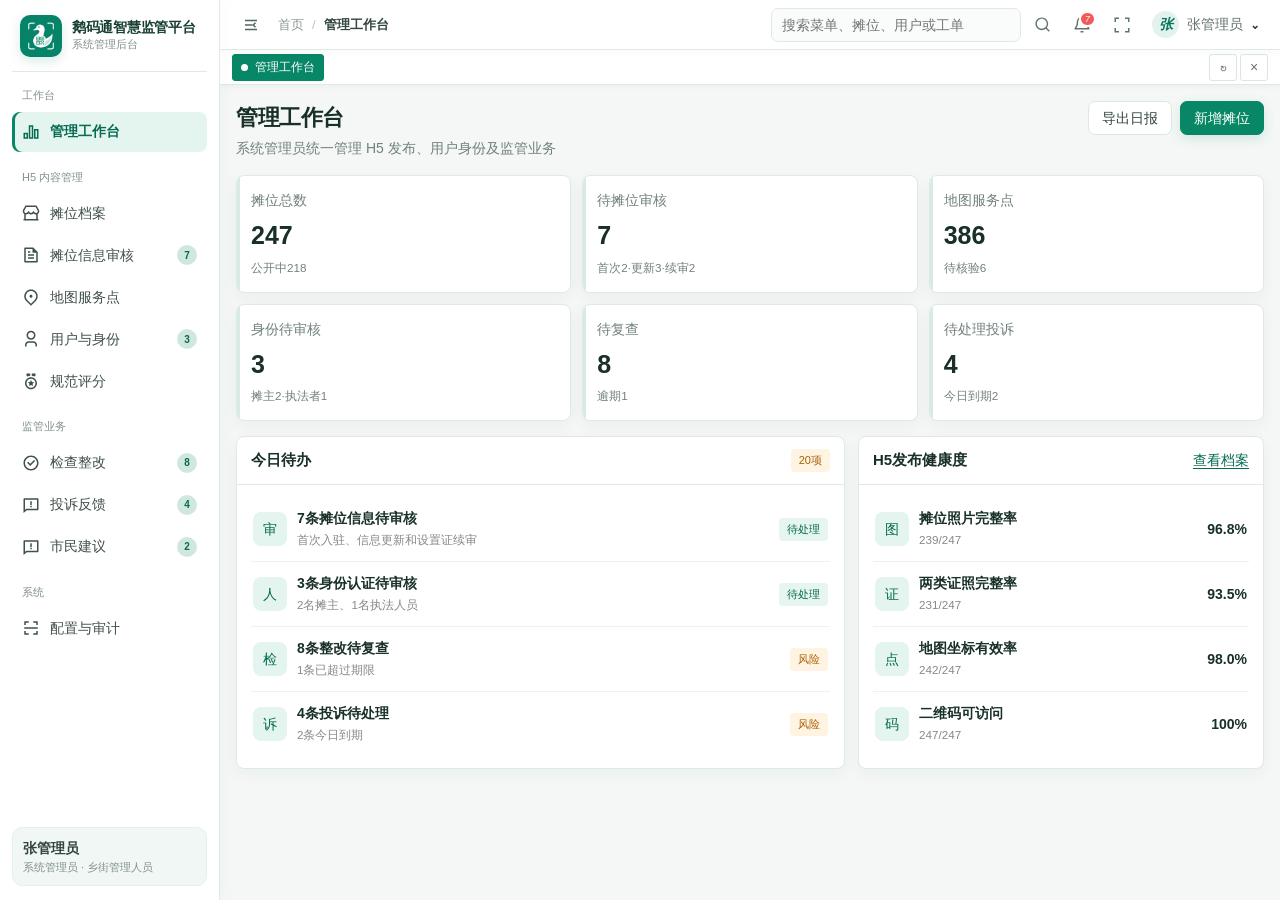
<file: pc-admin-prototype.html>
<!doctype html><html lang="zh-CN"><head><meta charset="utf-8"><meta name="viewport" content="width=device-width,initial-scale=1"><title>鹅码通 PC 管理后台展示原型</title><script>location.replace('pc-admin-prototype-v2.html')</script><link rel="stylesheet" href="styles.css"></head><body>
<svg width="0" height="0" style="position:absolute"><defs><symbol id="i-grid" viewBox="0 0 24 24"><rect x="3" y="3" width="7" height="7"/><rect x="14" y="3" width="7" height="7"/><rect x="3" y="14" width="7" height="7"/><rect x="14" y="14" width="7" height="7"/></symbol><symbol id="i-store" viewBox="0 0 24 24"><path d="M4 10v11h16V10M3 4h18l-1 6H4zM8 21v-6h8v6"/></symbol><symbol id="i-file" viewBox="0 0 24 24"><path d="M6 3h8l4 4v14H6zM14 3v5h5M9 13h6M9 17h6"/></symbol><symbol id="i-check" viewBox="0 0 24 24"><circle cx="12" cy="12" r="9"/><path d="m8 12 3 3 5-6"/></symbol><symbol id="i-msg" viewBox="0 0 24 24"><path d="M4 4h16v13H8l-4 4z"/><path d="M8 9h8M8 13h5"/></symbol><symbol id="i-users" viewBox="0 0 24 24"><circle cx="9" cy="8" r="4"/><path d="M2 21a7 7 0 0 1 14 0M17 4a4 4 0 0 1 0 8M18 15a6 6 0 0 1 4 6"/></symbol><symbol id="i-qr" viewBox="0 0 24 24"><path d="M3 3h7v7H3zM14 3h7v7h-7zM3 14h7v7H3zM14 14h3v3h-3zM19 14h2v7h-7v-2"/></symbol><symbol id="i-chart" viewBox="0 0 24 24"><path d="M4 20V10M10 20V4M16 20v-7M22 20H2"/></symbol><symbol id="i-settings" viewBox="0 0 24 24"><circle cx="12" cy="12" r="3"/><path d="M19 12a7 7 0 0 0-.1-1l2-1-2-4-2 1.2a8 8 0 0 0-1.7-1L15 4h-6l-.3 2.2a8 8 0 0 0-1.7 1L5 6 3 10l2 1a7 7 0 0 0 0 2l-2 1 2 4 2-1.2a8 8 0 0 0 1.7 1L9 20h6l.3-2.2a8 8 0 0 0 1.7-1L19 18l2-4-2-1a7 7 0 0 0 .1-1z"/></symbol><symbol id="i-bell" viewBox="0 0 24 24"><path d="M18 8a6 6 0 0 0-12 0c0 7-3 7-3 9h18c0-2-3-2-3-9M10 21h4"/></symbol><symbol id="i-plus" viewBox="0 0 24 24"><path d="M12 5v14M5 12h14"/></symbol><symbol id="i-search" viewBox="0 0 24 24"><circle cx="10" cy="10" r="6"/><path d="m15 15 6 6"/></symbol><symbol id="i-x" viewBox="0 0 24 24"><path d="m6 6 12 12M18 6 6 18"/></symbol><symbol id="i-alert" viewBox="0 0 24 24"><path d="M12 3 2 21h20zM12 9v5M12 18h.01"/></symbol></defs></svg>
<div class="pc-app"><aside class="sidebar"><div class="pc-brand"><span class="goose">鹅</span><div><strong>鹅码通</strong><div style="font-size:11px;color:#83a498">管理平台 · 展示原型</div></div></div><div class="nav-group">总览</div><button class="side-link active" data-page="dashboard"><svg class="icon"><use href="#i-grid"/></svg>数据看板</button><div class="nav-group">业务管理</div><button class="side-link" data-page="stalls"><svg class="icon"><use href="#i-store"/></svg>摊点档案</button><button class="side-link" data-page="audit"><svg class="icon"><use href="#i-file"/></svg>审核管理<span class="side-badge">5</span></button><button class="side-link" data-page="inspection"><svg class="icon"><use href="#i-check"/></svg>检查管理<span class="side-badge">8</span></button><button class="side-link" data-page="complaints"><svg class="icon"><use href="#i-msg"/></svg>投诉反馈<span class="side-badge">23</span></button><div class="nav-group">配置与工具</div><button class="side-link" onclick="toast('展示原型：辖区与人员页未展开')"><svg class="icon"><use href="#i-users"/></svg>辖区与权限</button><button class="side-link" onclick="toast('展示原型：二维码页未展开')"><svg class="icon"><use href="#i-qr"/></svg>二维码管理</button><button class="side-link" onclick="toast('展示原型：统计页未展开')"><svg class="icon"><use href="#i-chart"/></svg>统计分析</button><button class="side-link" onclick="toast('展示原型：设置页未展开')"><svg class="icon"><use href="#i-settings"/></svg>系统设置</button><div class="side-footer"><span class="avatar">张</span><div><strong style="font-size:13px">张管理</strong><div style="font-size:11px;color:#83a498">平台管理员 · 全辖区</div></div></div></aside>
<main class="pc-main"><header class="topbar"><div class="breadcrumb">首页 / <span id="crumb">数据看板</span></div><div class="top-actions"><button class="icon-btn"><svg class="icon"><use href="#i-search"/></svg></button><button class="icon-btn"><svg class="icon"><use href="#i-bell"/></svg></button><span class="badge ok"><span class="dot"></span>系统运行正常</span></div></header>
<section class="page active" id="page-dashboard"><div class="page-heading"><div><h1>数据看板</h1><p>围绕待办、风险和监管进度组织的管理员工作台</p></div><div class="page-actions"><button class="btn">导出日报</button><button class="btn primary" onclick="go('stalls')"><svg class="icon"><use href="#i-plus"/></svg>新增摊点</button></div></div><div class="kpi-grid"><div class="kpi-card"><div class="kpi-card-head"><span>摊点总数</span><span class="kpi-icon"><svg class="icon"><use href="#i-store"/></svg></span></div><div class="kpi-value">247</div><div class="kpi-delta up">218 个正常经营 · 88.3%</div></div><div class="kpi-card"><div class="kpi-card-head"><span>待审核申请</span><span class="kpi-icon"><svg class="icon"><use href="#i-file"/></svg></span></div><div class="kpi-value">5</div><div class="kpi-delta">2 条证照更新较紧急</div></div><div class="kpi-card"><div class="kpi-card-head"><span>本月检查</span><span class="kpi-icon"><svg class="icon"><use href="#i-check"/></svg></span></div><div class="kpi-value">186</div><div class="kpi-delta up">较上月 +12.4%</div></div><div class="kpi-card"><div class="kpi-card-head"><span>待处理投诉</span><span class="kpi-icon" style="background:var(--red-2);color:var(--red)"><svg class="icon"><use href="#i-msg"/></svg></span></div><div class="kpi-value">23</div><div class="kpi-delta" style="color:var(--red)">3 条将在今日超时</div></div></div><div class="dashboard-grid"><div class="panel"><div class="panel-head"><h2>月度检查趋势</h2><span class="badge info">2026 年</span></div><div class="bars"><div class="bar-col"><div class="bar" style="--h:38%"></div><span>2月</span></div><div class="bar-col"><div class="bar" style="--h:51%"></div><span>3月</span></div><div class="bar-col"><div class="bar" style="--h:64%"></div><span>4月</span></div><div class="bar-col"><div class="bar" style="--h:57%"></div><span>5月</span></div><div class="bar-col"><div class="bar" style="--h:78%"></div><span>6月</span></div><div class="bar-col"><div class="bar" style="--h:90%"></div><span>7月</span></div></div></div><div class="panel"><div class="panel-head"><h2>今日优先事项</h2><span class="badge danger">7 项</span></div><div class="todo-list"><button class="todo" onclick="go('audit')"><span class="todo-icon"><svg class="icon"><use href="#i-file"/></svg></span><span><strong>5 条变更待审核</strong><small>含 2 条证照更新</small></span><span class="badge warn">待审</span></button><button class="todo" onclick="go('complaints')"><span class="todo-icon"><svg class="icon"><use href="#i-msg"/></svg></span><span><strong>3 条投诉临近超时</strong><small>需尽快分派处理</small></span><span class="badge danger">紧急</span></button><button class="todo" onclick="go('inspection')"><span class="todo-icon"><svg class="icon"><use href="#i-alert"/></svg></span><span><strong>8 个整改任务待复查</strong><small>其中 1 个已逾期</small></span><span class="badge info">检查</span></button></div></div></div></section>
<section class="page" id="page-stalls"><div class="page-heading"><div><h1>摊点档案</h1><p>管理摊点从建档、经营、暂停到注销的完整档案</p></div><div class="page-actions"><button class="btn">批量导入</button><button class="btn">导出</button><button class="btn primary" data-modal="stall-add"><svg class="icon"><use href="#i-plus"/></svg>新增摊点</button></div></div><div class="filterbar"><input class="input" placeholder="搜索摊点、经营人、证号"><select class="select"><option>全部辖区</option><option>平山乡</option><option>城北街道</option></select><select class="select"><option>全部状态</option><option>正常经营</option><option>暂停经营</option><option>注销</option></select><button class="btn primary small">查询</button><button class="btn small">重置</button></div><div class="table-card"><div class="table-scroll"><table class="data-table"><thead><tr><th>摊点</th><th>经营人 / 电话</th><th>经营项目</th><th>辖区</th><th>证照风险</th><th>经营状态</th><th>最近检查</th><th>操作</th></tr></thead><tbody id="stall-rows"><tr><td><div class="cell-main">扬州老鹅</div><div class="cell-sub">ZD000169</div></td><td>朱国棚<div class="cell-sub">131****7180</div></td><td>老鹅熟食销售</td><td>平山乡</td><td><span class="badge warn">1证30天到期</span></td><td><span class="badge ok"><span class="dot"></span>正常经营</span></td><td>2026-06-26<div class="cell-sub">正常</div></td><td><div class="actions"><button class="link-btn" data-modal="stall-detail">详情</button><button class="link-btn">编辑</button><button class="link-btn">暂停</button></div></td></tr><tr><td><div class="cell-main">仇氏老鹅</div><div class="cell-sub">ZD000173</div></td><td>仇建国<div class="cell-sub">138****6032</div></td><td>熟食销售</td><td>平山乡</td><td><span class="badge ok">全部有效</span></td><td><span class="badge ok"><span class="dot"></span>正常经营</span></td><td>2026-07-10<div class="cell-sub">需整改</div></td><td><div class="actions"><button class="link-btn">详情</button><button class="link-btn">编辑</button><button class="link-btn">暂停</button></div></td></tr><tr><td><div class="cell-main">黄珏老鹅</div><div class="cell-sub">ZD000181</div></td><td>王师傅<div class="cell-sub">139****8221</div></td><td>老鹅制售</td><td>城北街道</td><td><span class="badge danger">健康证过期</span></td><td><span class="badge warn">暂停经营</span></td><td>2026-07-13<div class="cell-sub">待复查</div></td><td><div class="actions"><button class="link-btn">详情</button><button class="link-btn">编辑</button><button class="link-btn">恢复</button></div></td></tr></tbody></table></div><div class="pagination"><span>共 247 条记录</span><div class="mini-pages"><button class="mini-page active">1</button><button class="mini-page">2</button><button class="mini-page">3</button></div></div></div></section>
<section class="page" id="page-audit"><div class="page-heading"><div><h1>审核管理</h1><p>对比原值与新值，保证未经核验的信息不会直接公示</p></div><span class="badge danger">5 条待审核</span></div><div class="filterbar"><select class="select"><option>全部申请类型</option><option>基本信息变更</option><option>证照更新</option></select><select class="select"><option>待审核</option><option>已通过</option><option>已驳回</option></select><input class="input" placeholder="搜索摊点或申请人"><button class="btn primary small">查询</button></div><div class="table-card"><div class="table-scroll"><table class="data-table"><thead><tr><th>提交时间</th><th>摊点</th><th>申请类型</th><th>变更摘要</th><th>申请人</th><th>状态</th><th>操作</th></tr></thead><tbody><tr><td>07-15 09:26</td><td><div class="cell-main">扬州老鹅</div><div class="cell-sub">平山乡</div></td><td>经营信息变更</td><td>经营时限：2 项变更</td><td>朱国棚</td><td><span class="badge warn">待审核</span></td><td><button class="btn small primary" data-modal="audit">审核</button></td></tr><tr><td>07-15 08:42</td><td><div class="cell-main">黄珏老鹅</div><div class="cell-sub">城北街道</div></td><td>健康证更新</td><td>证照图片、有效期</td><td>王师傅</td><td><span class="badge warn">待审核</span></td><td><button class="btn small primary" data-modal="audit">审核</button></td></tr></tbody></table></div></div></section>
<section class="page" id="page-inspection"><div class="page-heading"><div><h1>检查管理</h1><p>展示检查、整改、复查的最小业务闭环</p></div><button class="btn primary" data-modal="inspection"><svg class="icon"><use href="#i-plus"/></svg>录入检查</button></div><div class="kpi-grid"><div class="kpi-card"><div class="kpi-card-head"><span>本月检查</span></div><div class="kpi-value">186</div><div class="kpi-delta up">完成率 91%</div></div><div class="kpi-card"><div class="kpi-card-head"><span>待整改</span></div><div class="kpi-value">12</div><div class="kpi-delta">平均剩余 2.6 天</div></div><div class="kpi-card"><div class="kpi-card-head"><span>待复查</span></div><div class="kpi-value">8</div><div class="kpi-delta">1 条已逾期</div></div><div class="kpi-card"><div class="kpi-card-head"><span>正常率</span></div><div class="kpi-value">87%</div><div class="kpi-delta up">较上月 +3.2%</div></div></div><div class="table-card" style="margin-top:16px"><div class="table-scroll"><table class="data-table"><thead><tr><th>检查日期</th><th>摊点</th><th>检查类型</th><th>检查人</th><th>结果</th><th>整改期限</th><th>状态</th><th>操作</th></tr></thead><tbody><tr><td>2026-07-14</td><td>仇氏老鹅</td><td>日常检查</td><td>李执法</td><td><span class="badge warn">需整改</span></td><td>2026-07-17</td><td><span class="badge info">待复查</span></td><td><button class="link-btn" data-modal="inspection">详情</button></td></tr><tr><td>2026-07-13</td><td>黄珏老鹅</td><td>证照专项</td><td>周执法</td><td><span class="badge danger">需整改</span></td><td>2026-07-14</td><td><span class="badge danger">已逾期</span></td><td><button class="link-btn">复查</button></td></tr></tbody></table></div></div></section>
<section class="page" id="page-complaints"><div class="page-heading"><div><h1>投诉反馈</h1><p>从公众提交到分派、核实、回复和办结的展示闭环</p></div><button class="btn">导出</button></div><div class="filterbar"><input class="input" placeholder="查询码、摊点或问题"><select class="select"><option>全部状态</option><option>待受理</option><option>处理中</option><option>已办结</option></select><select class="select"><option>全部辖区</option><option>平山乡</option></select><button class="btn primary small">查询</button></div><div class="table-card"><div class="table-scroll"><table class="data-table"><thead><tr><th>查询码</th><th>问题分类</th><th>关联摊点</th><th>提交时间</th><th>办理期限</th><th>当前处理人</th><th>状态</th><th>操作</th></tr></thead><tbody><tr><td>FK20260715001</td><td>卫生问题</td><td>仇氏老鹅</td><td>07-15 09:12</td><td>07-16 18:00</td><td>李执法</td><td><span class="badge info">处理中</span></td><td><button class="btn small primary" data-modal="complaint">处理</button></td></tr><tr><td>FK20260714008</td><td>占道经营</td><td>扬州老鹅</td><td>07-14 10:35</td><td>今日 17:00</td><td>未分派</td><td><span class="badge danger">临近超时</span></td><td><button class="btn small primary" data-modal="complaint">受理</button></td></tr></tbody></table></div></div></section>
</main></div>
<div class="modal" id="modal"><div class="modal-panel"><div class="modal-head"><div><div class="eyebrow">业务操作</div><h2 id="modal-title">详情</h2></div><button class="close" data-close><svg class="icon"><use href="#i-x"/></svg></button></div><div class="modal-body" id="modal-body"></div><div class="modal-foot"><button class="btn" data-close>取消</button><button class="btn primary" id="modal-ok">保存</button></div></div></div><div class="toast" id="toast"></div>
<script>
const $=s=>document.querySelector(s),$$=s=>[...document.querySelectorAll(s)];function toast(t){const e=$('#toast');e.textContent=t;e.classList.add('show');clearTimeout(window.tt);window.tt=setTimeout(()=>e.classList.remove('show'),1800)}const names={dashboard:'数据看板',stalls:'摊点档案',audit:'审核管理',inspection:'检查管理',complaints:'投诉反馈'};function go(p){$$('.page').forEach(x=>x.classList.remove('active'));$('#page-'+p).classList.add('active');$$('.side-link[data-page]').forEach(x=>x.classList.toggle('active',x.dataset.page===p));$('#crumb').textContent=names[p];scrollTo(0,0)}$$('.side-link[data-page]').forEach(b=>b.onclick=()=>go(b.dataset.page));
const modalData={stallAdd:['新增摊点',`<div class="stepper"><span class="step done"><i>1</i>基础档案</span><span class="step"><i>2</i>证照责任</span><span class="step"><i>3</i>发布</span></div><div class="form-grid"><div class="field"><label>摊点名称</label><input class="input" placeholder="请输入"></div><div class="field"><label>所属辖区</label><select class="select"><option>平山乡</option><option>城北街道</option></select></div><div class="field"><label>经营人</label><input class="input" placeholder="姓名"></div><div class="field"><label>联系电话</label><input class="input" placeholder="手机号"></div><div class="field full"><label>经营项目</label><input class="input" placeholder="如：老鹅熟食销售"></div><div class="field full"><label>经营地点</label><input class="input" placeholder="详细地址"></div></div>`],stallDetail:['摊点档案详情',`<div class="notice">扬州老鹅 · ZD000169 · 正常经营 · 平山乡</div><div class="kpi-grid" style="grid-template-columns:repeat(3,1fr);margin-top:16px"><div class="kpi-card"><div class="kpi-card-head">证照</div><div class="kpi-value">4</div><div class="kpi-delta">1证30天到期</div></div><div class="kpi-card"><div class="kpi-card-head">检查</div><div class="kpi-value">2</div><div class="kpi-delta up">最近结果正常</div></div><div class="kpi-card"><div class="kpi-card-head">投诉</div><div class="kpi-value">0</div><div class="kpi-delta">暂无未办结</div></div></div><dl class="data-list" style="margin-top:18px"><div class="data-row"><dt>经营人</dt><dd>朱国棚</dd></div><div class="data-row"><dt>联系电话</dt><dd>13196697180</dd></div><div class="data-row"><dt>经营项目</dt><dd>老鹅熟食销售</dd></div><div class="data-row"><dt>经营地点</dt><dd>瘦西湖路与隋炀西路交叉口</dd></div></dl>`],audit:['审核经营信息变更',`<div class="notice">申请编号 BG20260715003 · 扬州老鹅 · 待审核</div><div class="split-detail" style="margin-top:16px"><div class="compare"><h3>当前生效信息</h3><div class="compare-row"><span>经营时限</span><strong>10:30–13:30<br>16:30–19:30</strong></div><div class="compare-row"><span>经营地点</span><strong>瘦西湖路交叉口</strong></div></div><div class="compare new"><h3>申请变更为</h3><div class="compare-row"><span>经营时限</span><strong>10:00–13:30<br>16:00–20:00</strong></div><div class="compare-row"><span>经营地点</span><strong>瘦西湖路交叉口</strong></div></div></div><div class="field" style="margin-top:16px"><label>审核意见</label><textarea class="textarea" placeholder="通过时可选填，驳回时必填"></textarea></div><div style="display:flex;gap:10px;margin-top:14px"><button class="btn danger" onclick="toast('展示原型：申请已驳回并通知摊主')">驳回</button><span class="muted" style="font-size:12px;align-self:center">初稿：本次申请整单通过或驳回</span></div>`],inspection:['检查与整改详情',`<div class="stepper"><span class="step done"><i>1</i>现场检查</span><span class="step done"><i>2</i>下达整改</span><span class="step"><i>3</i>复查办结</span></div><div class="notice">仇氏老鹅 · 日常检查 · 需整改</div><div class="form-grid" style="margin-top:16px"><div class="field"><label>整改期限</label><input class="input" value="2026-07-17"></div><div class="field"><label>当前状态</label><select class="select"><option>待复查</option><option>已完成</option><option>退回整改</option></select></div><div class="field full"><label>整改要求</label><textarea class="textarea">清理经营区域周边垃圾，保持地面整洁。</textarea></div><div class="field full"><label>复查结论</label><textarea class="textarea" placeholder="复查时填写"></textarea></div></div>`],complaint:['投诉受理与处理',`<div class="stepper"><span class="step done"><i>1</i>提交</span><span class="step done"><i>2</i>受理</span><span class="step"><i>3</i>核实</span><span class="step"><i>4</i>办结</span></div><div class="notice">FK20260715001 · 卫生问题 · 办理中</div><div class="form-grid" style="margin-top:16px"><div class="field"><label>关联摊点</label><select class="select"><option>仇氏老鹅</option><option>扬州老鹅</option></select></div><div class="field"><label>处理人员</label><select class="select"><option>李执法（平山乡）</option><option>周执法（平山乡）</option></select></div><div class="field full"><label>核实及处理结果</label><textarea class="textarea" placeholder="填写现场核实、处理措施和回复内容"></textarea></div><div class="field"><label>下一状态</label><select class="select"><option>处理中</option><option>待回复</option><option>已办结</option></select></div><div class="field"><label>办理期限</label><input class="input" value="2026-07-16 18:00"></div></div>`]};
function key(s){return s.replace(/-([a-z])/g,(_,c)=>c.toUpperCase())}function openModal(k){const d=modalData[key(k)];$('#modal-title').textContent=d[0];$('#modal-body').innerHTML=d[1];$('#modal').classList.add('open');$('#modal-ok').onclick=()=>{closeModal();toast(k==='audit'?'审核通过，变更已进入生效队列':'展示原型：操作已保存')}}function closeModal(){$('#modal').classList.remove('open')}$$('[data-modal]').forEach(b=>b.onclick=()=>openModal(b.dataset.modal));$$('[data-close]').forEach(b=>b.onclick=closeModal);$('#modal').onclick=e=>{if(e.target.id==='modal')closeModal()};
</script></body></html>
</file>
<file: styles.css>
:root{--ink:#17221d;--muted:#65706a;--line:#dce4df;--soft:#f4f7f5;--paper:#fbfcfb;--white:#fff;--brand:#176b4d;--brand-2:#dff0e8;--gold:#bb7a13;--gold-2:#fff2d5;--red:#bd3b35;--red-2:#fde7e4;--blue:#286f9f;--blue-2:#e6f2fa;--shadow:0 12px 32px rgba(25,52,40,.09),0 2px 8px rgba(25,52,40,.05);--r:16px;--r-sm:10px;--sidebar:236px}
*{box-sizing:border-box}html{font-family:"PingFang SC","Microsoft YaHei",sans-serif;color:var(--ink);background:var(--soft);-webkit-font-smoothing:antialiased}body{margin:0;min-height:100vh}button,input,select,textarea{font:inherit}button{cursor:pointer}button:active{transform:scale(.96)}button,.clickable{transition-property:transform,background-color,color,box-shadow;transition-duration:.18s}h1,h2,h3,p{margin:0}h1,h2,h3{text-wrap:balance}p{text-wrap:pretty}.icon{width:19px;height:19px;stroke:currentColor;fill:none;stroke-width:1.9;stroke-linecap:round;stroke-linejoin:round;flex:0 0 auto}.icon.sm{width:16px;height:16px}.icon.lg{width:24px;height:24px}.tabular{font-variant-numeric:tabular-nums}.muted{color:var(--muted)}.eyebrow{font-size:12px;font-weight:700;letter-spacing:.08em;color:var(--brand);text-transform:uppercase}.btn{min-height:40px;border:0;border-radius:10px;padding:0 16px;display:inline-flex;align-items:center;justify-content:center;gap:8px;font-weight:700;color:var(--ink);background:var(--white);box-shadow:inset 0 0 0 1px var(--line)}.btn.primary{background:var(--brand);color:#fff;box-shadow:0 8px 18px rgba(23,107,77,.18)}.btn.danger{color:var(--red);background:var(--red-2);box-shadow:none}.btn.ghost{background:transparent;box-shadow:none}.btn.small{min-height:34px;padding:0 12px;font-size:13px}.badge{display:inline-flex;align-items:center;gap:6px;min-height:24px;padding:0 9px;border-radius:999px;font-size:12px;font-weight:700;background:var(--soft);color:var(--muted)}.badge.ok{background:var(--brand-2);color:var(--brand)}.badge.warn{background:var(--gold-2);color:#8b5c0a}.badge.danger{background:var(--red-2);color:var(--red)}.badge.info{background:var(--blue-2);color:var(--blue)}.dot{width:7px;height:7px;border-radius:50%;background:currentColor}.card{background:var(--white);border-radius:var(--r);box-shadow:var(--shadow)}.field{display:grid;gap:7px}.field label{font-size:13px;font-weight:700;color:#47524c}.input,.select,.textarea{width:100%;border:1px solid var(--line);border-radius:10px;background:#fff;min-height:42px;padding:10px 12px;color:var(--ink);outline:none;transition-property:border-color,box-shadow;transition-duration:.18s}.input:focus,.select:focus,.textarea:focus{border-color:var(--brand);box-shadow:0 0 0 3px rgba(23,107,77,.1)}.textarea{min-height:92px;resize:vertical}.form-grid{display:grid;grid-template-columns:repeat(2,minmax(0,1fr));gap:16px}.field.full{grid-column:1/-1}.toast{position:fixed;left:50%;bottom:28px;z-index:200;transform:translate(-50%,20px);opacity:0;pointer-events:none;background:#17221d;color:white;padding:12px 16px;border-radius:12px;box-shadow:var(--shadow);transition-property:opacity,transform;transition-duration:.22s;font-size:14px}.toast.show{opacity:1;transform:translate(-50%,0)}.modal{position:fixed;inset:0;z-index:120;background:rgba(17,30,24,.38);display:none;align-items:center;justify-content:center;padding:20px;backdrop-filter:blur(4px)}.modal.open{display:flex}.modal-panel{width:min(640px,100%);max-height:min(760px,92vh);overflow:auto;background:#fff;border-radius:22px;box-shadow:0 28px 70px rgba(10,30,20,.24);animation:rise .22s ease-out}.modal-head{position:sticky;top:0;background:rgba(255,255,255,.95);backdrop-filter:blur(8px);z-index:2;padding:20px 22px 14px;display:flex;align-items:flex-start;justify-content:space-between;border-bottom:1px solid var(--line)}.modal-head h2{font-size:20px}.modal-body{padding:20px 22px}.modal-foot{padding:14px 22px 20px;display:flex;justify-content:flex-end;gap:10px}.close{width:40px;height:40px;border:0;background:var(--soft);border-radius:12px;display:grid;place-items:center;color:var(--muted)}@keyframes rise{from{opacity:0;transform:translateY(14px)}to{opacity:1;transform:none}}
/* H5 */
.phone-shell{width:min(430px,100%);min-height:100vh;margin:0 auto;background:#edf2ee;position:relative;box-shadow:0 0 48px rgba(20,45,31,.15);padding-bottom:78px}.h5-top{padding:16px 18px 20px;background:linear-gradient(145deg,#0f513b,#1f7959);color:#fff;border-radius:0 0 26px 26px}.brand-row{display:flex;align-items:center;justify-content:space-between}.brand-mark{display:flex;align-items:center;gap:10px;font-weight:800}.goose{width:34px;height:34px;border-radius:12px;background:#fff;color:var(--brand);display:grid;place-items:center;font-size:19px}.hero-stall{padding-top:28px}.hero-stall h1{font-size:30px;letter-spacing:-.04em}.hero-meta{display:flex;align-items:center;gap:8px;margin-top:11px}.score{color:#ffd68f;font-weight:800}.scan-note{margin-top:15px;color:rgba(255,255,255,.72);font-size:13px}.h5-content{padding:14px}.h5-tabs{display:grid;grid-template-columns:repeat(3,1fr);gap:6px;padding:5px;background:rgba(255,255,255,.75);border-radius:14px;position:sticky;top:8px;z-index:20;backdrop-filter:blur(12px);box-shadow:0 8px 24px rgba(30,60,45,.08)}.h5-tab{border:0;min-height:38px;border-radius:10px;background:transparent;color:var(--muted);font-size:13px;font-weight:700}.h5-tab.active{background:#fff;color:var(--brand);box-shadow:0 3px 10px rgba(30,60,45,.08)}.section{margin-top:14px;padding:17px}.section-title{display:flex;align-items:center;justify-content:space-between;margin-bottom:14px}.section-title h2{font-size:16px}.data-list{display:grid;gap:12px}.data-row{display:grid;grid-template-columns:92px 1fr;gap:10px;font-size:14px}.data-row dt{color:var(--muted)}.data-row dd{margin:0;font-weight:600}.doc-card{border-radius:14px;background:linear-gradient(145deg,#f8fbf9,#edf4ef);padding:15px;display:flex;gap:13px;align-items:center;box-shadow:inset 0 0 0 1px rgba(23,107,77,.09)}.doc-icon{width:46px;height:46px;border-radius:13px;background:var(--brand-2);color:var(--brand);display:grid;place-items:center}.doc-card h3{font-size:14px}.doc-card p{font-size:12px;color:var(--muted);margin-top:4px}.doc-card .arrow{margin-left:auto;color:var(--muted)}.quick-grid{display:grid;grid-template-columns:repeat(2,1fr);gap:10px}.quick-card{border:0;text-align:left;padding:15px;background:#fff;border-radius:14px;box-shadow:var(--shadow);min-height:104px}.quick-card .quick-icon{width:38px;height:38px;border-radius:12px;background:var(--brand-2);color:var(--brand);display:grid;place-items:center;margin-bottom:12px}.quick-card strong{font-size:14px}.quick-card small{display:block;color:var(--muted);margin-top:4px}.bottom-nav{position:fixed;bottom:0;left:50%;transform:translateX(-50%);width:min(430px,100%);z-index:50;height:68px;background:rgba(255,255,255,.94);backdrop-filter:blur(14px);display:grid;grid-template-columns:repeat(3,1fr);box-shadow:0 -8px 28px rgba(20,45,31,.08)}.nav-item{border:0;background:transparent;color:#7b8680;display:flex;flex-direction:column;align-items:center;justify-content:center;gap:4px;font-size:11px}.nav-item.active{color:var(--brand);font-weight:800}.h5-screen{display:none}.h5-screen.active{display:block}.h5-page-head{padding:20px 18px 6px;display:flex;align-items:center;justify-content:space-between}.h5-page-head h1{font-size:24px}.kpi-strip{display:grid;grid-template-columns:repeat(3,1fr);gap:8px;margin:14px}.kpi{padding:14px 10px;text-align:center;background:#fff;border-radius:14px;box-shadow:var(--shadow)}.kpi strong{display:block;font-size:22px;font-variant-numeric:tabular-nums}.kpi span{font-size:11px;color:var(--muted)}.timeline{display:grid;gap:0}.timeline-item{position:relative;padding:0 0 18px 26px}.timeline-item:before{content:"";position:absolute;left:6px;top:5px;width:9px;height:9px;border-radius:50%;background:var(--brand)}.timeline-item:not(:last-child):after{content:"";position:absolute;left:10px;top:16px;bottom:2px;width:1px;background:var(--line)}.timeline-item h3{font-size:14px}.timeline-item p{font-size:12px;color:var(--muted);margin-top:4px}.notice{padding:12px 14px;border-radius:12px;background:var(--gold-2);color:#76500d;font-size:13px}.map-box{height:240px;border-radius:18px;background:linear-gradient(135deg,#e7eee9,#d9e7de);position:relative;overflow:hidden}.map-box:before,.map-box:after{content:"";position:absolute;background:rgba(255,255,255,.8);transform:rotate(-12deg)}.map-box:before{width:150%;height:20px;top:55%;left:-20%}.map-box:after{height:150%;width:18px;left:45%;top:-20%}.pin{position:absolute;width:42px;height:42px;border-radius:50% 50% 50% 12px;background:var(--brand);color:#fff;display:grid;place-items:center;transform:rotate(-45deg);box-shadow:0 7px 14px rgba(23,107,77,.25);z-index:2}.pin svg{transform:rotate(45deg)}.pin.one{left:28%;top:36%}.pin.two{left:65%;top:22%;background:#346d9a}.pin.three{left:57%;top:66%;background:#b87717}
/* PC */
.pc-app{display:grid;grid-template-columns:var(--sidebar) minmax(0,1fr);min-height:100vh}.sidebar{position:fixed;inset:0 auto 0 0;width:var(--sidebar);background:#143f31;color:#dce9e3;padding:20px 14px;display:flex;flex-direction:column}.pc-brand{display:flex;align-items:center;gap:12px;padding:0 8px 20px}.pc-brand .goose{background:#fff}.pc-brand strong{font-size:16px}.nav-group{font-size:11px;text-transform:uppercase;letter-spacing:.12em;color:#83a498;padding:14px 12px 7px}.side-link{min-height:44px;border:0;border-radius:11px;background:transparent;color:#c7d9d1;width:100%;display:flex;align-items:center;gap:12px;padding:0 12px;text-align:left}.side-link.active,.side-link:hover{background:rgba(255,255,255,.1);color:#fff}.side-badge{margin-left:auto;background:#e9a83b;color:#3a2a0c;border-radius:999px;padding:2px 7px;font-size:11px;font-weight:800}.side-footer{margin-top:auto;padding:12px;border-top:1px solid rgba(255,255,255,.12);display:flex;gap:10px;align-items:center}.avatar{width:36px;height:36px;border-radius:12px;background:#e5b55f;color:#3f3012;display:grid;place-items:center;font-weight:900}.pc-main{grid-column:2;min-width:0}.topbar{height:68px;background:rgba(255,255,255,.92);backdrop-filter:blur(14px);position:sticky;top:0;z-index:40;display:flex;align-items:center;justify-content:space-between;padding:0 26px;box-shadow:0 1px 0 rgba(23,50,38,.08)}.breadcrumb{font-size:13px;color:var(--muted)}.top-actions{display:flex;gap:8px}.icon-btn{width:40px;height:40px;border:0;border-radius:12px;background:var(--soft);display:grid;place-items:center;color:var(--muted)}.page{display:none;padding:26px}.page.active{display:block}.page-heading{display:flex;align-items:flex-start;justify-content:space-between;gap:20px;margin-bottom:22px}.page-heading h1{font-size:26px;letter-spacing:-.03em}.page-heading p{font-size:13px;color:var(--muted);margin-top:6px}.page-actions{display:flex;gap:10px;flex-wrap:wrap}.kpi-grid{display:grid;grid-template-columns:repeat(4,minmax(0,1fr));gap:14px}.kpi-card{padding:18px;background:#fff;border-radius:16px;box-shadow:var(--shadow);min-width:0}.kpi-card-head{display:flex;align-items:center;justify-content:space-between;color:var(--muted);font-size:13px}.kpi-card .kpi-icon{width:38px;height:38px;border-radius:12px;background:var(--brand-2);color:var(--brand);display:grid;place-items:center}.kpi-value{font-size:30px;font-weight:800;margin-top:18px;letter-spacing:-.04em;font-variant-numeric:tabular-nums}.kpi-delta{font-size:12px;margin-top:6px;color:var(--muted)}.kpi-delta.up{color:var(--brand)}.dashboard-grid{display:grid;grid-template-columns:minmax(0,1.6fr) minmax(300px,.8fr);gap:16px;margin-top:16px}.panel{padding:18px;background:#fff;border-radius:16px;box-shadow:var(--shadow);min-width:0}.panel-head{display:flex;align-items:center;justify-content:space-between;margin-bottom:16px}.panel-head h2{font-size:16px}.bars{height:210px;display:flex;align-items:flex-end;gap:13px;padding:18px 8px 0}.bar-col{height:100%;flex:1;display:flex;align-items:center;justify-content:flex-end;flex-direction:column;gap:8px}.bar{width:min(34px,70%);height:var(--h);background:linear-gradient(180deg,#2b8a67,#176b4d);border-radius:8px 8px 3px 3px}.bar-col span{font-size:11px;color:var(--muted)}.todo-list{display:grid;gap:10px}.todo{display:grid;grid-template-columns:38px 1fr auto;gap:10px;align-items:center;padding:11px;border-radius:12px;background:var(--soft)}.todo-icon{width:38px;height:38px;border-radius:11px;background:#fff;display:grid;place-items:center;color:var(--brand)}.todo strong{display:block;font-size:13px}.todo small{color:var(--muted)}.filterbar{background:#fff;border-radius:16px;padding:14px;box-shadow:var(--shadow);display:flex;align-items:center;gap:10px;flex-wrap:wrap;margin-bottom:14px}.filterbar .input,.filterbar .select{width:auto;min-width:140px}.table-card{background:#fff;border-radius:16px;box-shadow:var(--shadow);overflow:hidden}.table-scroll{overflow:auto}.data-table{width:100%;border-collapse:collapse;min-width:900px}.data-table th{height:44px;padding:0 14px;text-align:left;background:#f1f5f2;color:#58645e;font-size:12px;white-space:nowrap}.data-table td{padding:13px 14px;border-top:1px solid #edf1ee;font-size:13px;vertical-align:middle}.data-table tr:hover td{background:#fbfdfc}.cell-main{font-weight:700}.cell-sub{font-size:11px;color:var(--muted);margin-top:4px}.actions{display:flex;gap:4px}.link-btn{min-height:36px;border:0;background:transparent;color:var(--brand);font-weight:700;padding:0 8px;border-radius:8px}.link-btn:hover{background:var(--brand-2)}.pagination{display:flex;align-items:center;justify-content:space-between;padding:14px 16px;border-top:1px solid var(--line);font-size:12px;color:var(--muted)}.mini-pages{display:flex;gap:5px}.mini-page{width:32px;height:32px;border:0;border-radius:8px;background:var(--soft)}.mini-page.active{background:var(--brand);color:#fff}.split-detail{display:grid;grid-template-columns:1fr 1fr;gap:14px}.compare{padding:14px;border-radius:14px;background:var(--soft)}.compare.new{background:var(--brand-2)}.compare h3{font-size:13px;margin-bottom:10px}.compare-row{display:grid;grid-template-columns:88px 1fr;gap:8px;font-size:13px;padding:7px 0;border-bottom:1px dashed rgba(60,80,70,.14)}.compare-row:last-child{border:0}.compare-row span:first-child{color:var(--muted)}.stepper{display:flex;align-items:center;margin:8px 0 22px}.step{display:flex;align-items:center;gap:8px;font-size:12px;font-weight:700;color:var(--muted)}.step:after{content:"";width:54px;height:1px;background:var(--line);margin:0 8px}.step:last-child:after{display:none}.step i{font-style:normal;width:25px;height:25px;border-radius:50%;background:var(--soft);display:grid;place-items:center}.step.done{color:var(--brand)}.step.done i{background:var(--brand);color:#fff}.empty-state{text-align:center;padding:48px 20px;color:var(--muted)}
@media(max-width:1180px){.kpi-grid{grid-template-columns:repeat(2,1fr)}.dashboard-grid{grid-template-columns:1fr}.pc-app{--sidebar:210px}.form-grid{grid-template-columns:1fr}}
@media(max-width:760px){.sidebar{display:none}.pc-app{display:block}.pc-main{grid-column:auto}.page{padding:16px}.topbar{padding:0 16px}.kpi-grid{grid-template-columns:1fr}.page-heading{flex-direction:column}.dashboard-grid{grid-template-columns:1fr}.filterbar .input,.filterbar .select{width:100%}.modal{padding:0}.modal-panel{height:100%;max-height:none;border-radius:0}.split-detail{grid-template-columns:1fr}}
</file>
